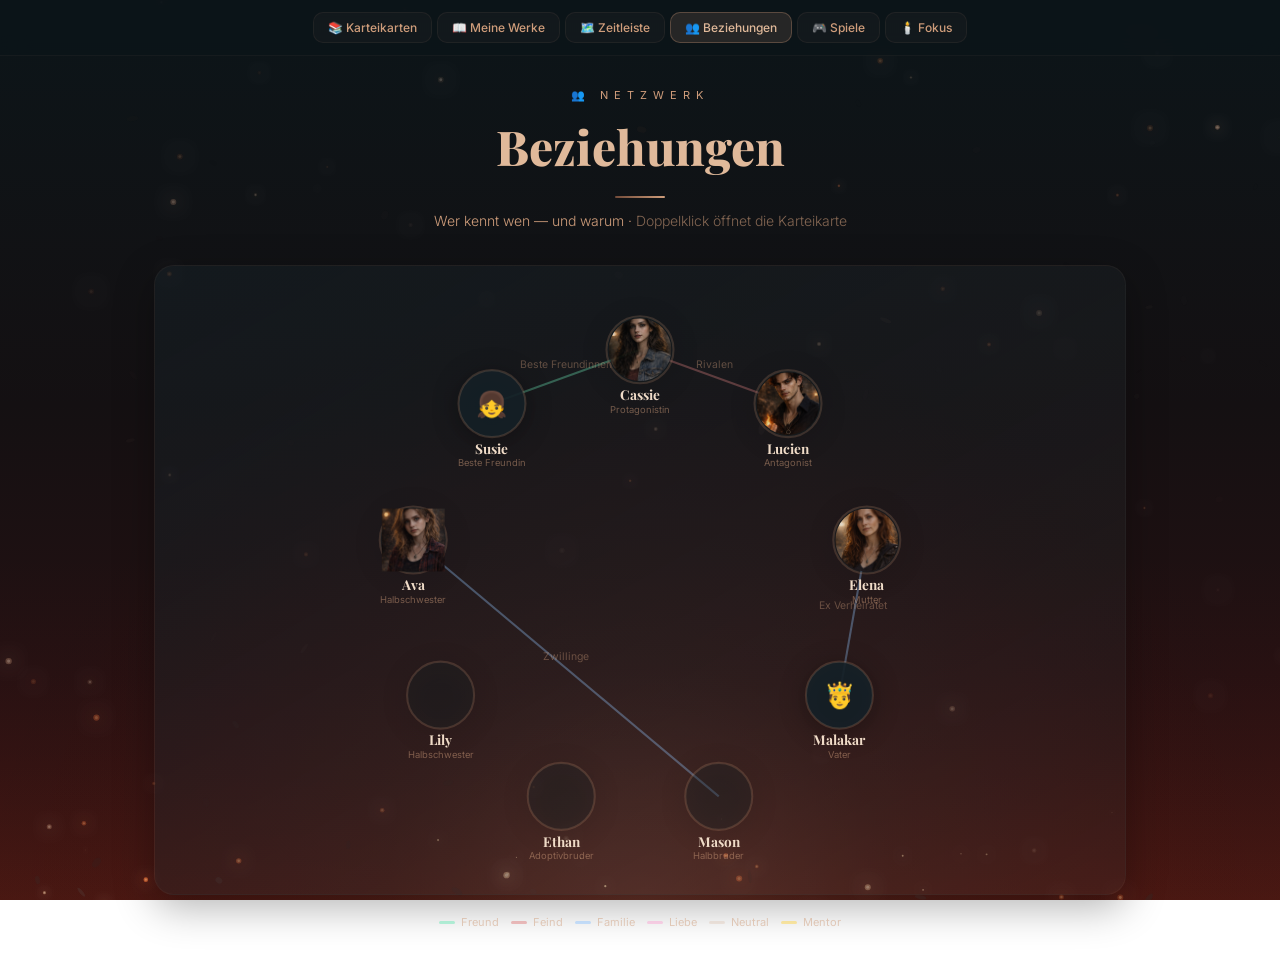
<file: beziehungen.html>
<!DOCTYPE html>
<html lang="de">
<head>
<meta charset="UTF-8"/>
<meta name="viewport" content="width=device-width, initial-scale=1.0"/>
<title>Beziehungen</title>
<link href="https://fonts.googleapis.com/css2?family=Playfair+Display:ital,wght@0,400;0,600;0,700;0,800;1,400&family=Inter:wght@300;400;500;600&display=swap" rel="stylesheet"/>
<link href="shared.css" rel="stylesheet"/>
<style>
  .graph-canvas {
    width: 100%; aspect-ratio: 4/3; max-height: 70vh;
    background: linear-gradient(150deg, rgba(22,33,39,0.5), rgba(58,53,52,0.2));
    border: 1px solid rgba(207,157,123,0.06); border-radius: 20px;
    position: relative; overflow: hidden;
    box-shadow: 0 12px 40px rgba(0,0,0,0.3);
  }
  .graph-canvas svg { width: 100%; height: 100%; }
  .edge-line { stroke-width: 2; fill: none; opacity: 0.4; transition: opacity 0.3s; }
  .edge-line:hover { opacity: 0.8; }
  .edge-label { font-family: 'Inter', sans-serif; font-size: 10px; fill: var(--brass); opacity: 0.5; text-anchor: middle; pointer-events: none; }
  .node-group { cursor: pointer; }
  .node-circle { stroke-width: 2; transition: all 0.3s; filter: drop-shadow(0 4px 12px rgba(0,0,0,0.4)); }
  .node-group:hover .node-circle { stroke-width: 3; filter: drop-shadow(0 4px 16px rgba(207,157,123,0.3)); }
  .node-name { font-family: 'Playfair Display', serif; font-size: 13px; font-weight: 700; fill: var(--cream); text-anchor: middle; }
  .node-role { font-family: 'Inter', sans-serif; font-size: 9px; fill: var(--brass); opacity: 0.5; text-anchor: middle; }
  .node-avatar { font-size: 24px; text-anchor: middle; dominant-baseline: central; }
  .node-link-hint { font-family: 'Inter', sans-serif; font-size: 8px; fill: var(--brass); opacity: 0; text-anchor: middle; transition: opacity 0.3s; }
  .node-group:hover .node-link-hint { opacity: 0.35; }
  .detail-panel { position: absolute; right: 20px; top: 20px; width: 260px; background: linear-gradient(150deg, var(--jungle), var(--jet)); border: 1px solid rgba(207,157,123,0.15); border-radius: 16px; padding: 24px; z-index: 10; animation: fadeScale 0.3s ease; box-shadow: 0 16px 40px rgba(0,0,0,0.4); }
  .detail-close { position: absolute; top: 10px; right: 14px; background: none; border: none; color: var(--brass); opacity: 0.4; cursor: pointer; font-size: 16px; transition: opacity 0.2s; }
  .detail-close:hover { opacity: 0.8; }
  .detail-avatar { width: 64px; height: 64px; border-radius: 50%; object-fit: cover; border: 2px solid rgba(207,157,123,0.2); margin-bottom: 10px; }
  .detail-card-link { display: inline-block; margin-top: 12px; font-size: 12px; color: var(--brass); opacity: 0.5; text-decoration: none; border: 1px solid rgba(207,157,123,0.12); border-radius: 8px; padding: 5px 12px; transition: all 0.3s; }
  .detail-card-link:hover { opacity: 0.8; background: rgba(207,157,123,0.08); border-color: rgba(207,157,123,0.25); }
  .legend { display:flex; flex-wrap:wrap; gap:12px; justify-content:center; margin-top:20px; }
  .legend-item { display:flex; align-items:center; gap:6px; font-size:11px; color:var(--brass); opacity:0.5; }
  .legend-dot { width:16px; height:3px; border-radius:2px; }
</style>
</head>
<body>
<script src="shared.js"></script>
<script>initSharedUI('beziehungen');</script>
<div class="page-wrap" id="app">
  <header style="text-align:center;margin-bottom:36px">
    <div style="font-size:11px;letter-spacing:6px;text-transform:uppercase;color:var(--brass);opacity:0.5;margin-bottom:12px;animation:titleReveal .8s ease both">👥  Netzwerk</div>
    <h1 class="serif" style="font-size:48px;font-weight:800;color:var(--brass-light);animation:slideUp .6s ease both">Beziehungen</h1>
    <div class="divider" style="margin:18px auto 0"></div>
    <p style="color:var(--brass);opacity:0.35;margin-top:14px;font-size:14px;font-weight:300;animation:fadeIn 1s .3s both">Wer kennt wen — und warum · <span style="opacity:0.6">Doppelklick öffnet die Karteikarte</span></p>
  </header>
  <div id="graph-container"></div>
</div>

<script>
const REL_COLORS = {
  freund:'#6ee7b7', feind:'#e08080', familie:'#93c5fd',
  liebe:'#f9a8d4', neutral:'rgba(207,157,123,0.4)', mentor:'#fcd34d'
};

let data=null, cardLookup={}, selected=null, nodePositions=[];

// cardLookup maps id → { kategorie, index, bilder, ... }
function buildCardLookup(cardsData){
  if(!cardsData) return;
  for(const [cat, meta] of Object.entries(cardsData)){
    const karten=meta.karten||[];
    karten.forEach((karte,idx)=>{
      if(karte.id!==undefined){
        cardLookup[karte.id]={ kategorie:cat, index:idx, bilder:karte.bilder||[], titel:karte.titel };
      }
    });
  }
}

function getCharImage(ch){
  if(ch.karte_id===undefined) return null;
  const card=cardLookup[ch.karte_id];
  return card&&card.bilder.length ? card.bilder[0] : null;
}

function getCardURL(ch){
  if(ch.karte_id===undefined) return null;
  const card=cardLookup[ch.karte_id];
  if(!card) return null;
  return `index.html?kategorie=${encodeURIComponent(card.kategorie)}&karte=${card.index}`;
}

function navigateToCard(charName){
  const ch=nodePositions.find(n=>n.name===charName);
  if(!ch) return;
  const url=getCardURL(ch);
  if(url) window.location.href=url;
}

Promise.all([
  fetch('beziehungen.json').then(r=>{if(!r.ok)throw new Error('beziehungen.json nicht gefunden');return r.json();}),
  fetch('cards.json').then(r=>r.ok?r.json():null).catch(()=>null)
]).then(([bezData, cardsData])=>{
  data=bezData;
  if(!data||!data.charaktere) throw new Error('beziehungen.json hat kein "charaktere"-Feld');
  buildCardLookup(cardsData);
  layoutAndRender();
}).catch((err)=>{
  console.error('Fehler:', err);
  document.getElementById('graph-container').innerHTML=`
    <div style="text-align:center;padding:60px 20px">
      <div style="font-size:56px;margin-bottom:16px;opacity:0.4;animation:float 3s infinite ease-in-out">👥</div>
      <p class="serif" style="font-size:20px;color:var(--brass-light);opacity:0.5;margin-bottom:8px">Keine Beziehungsdaten</p>
      <p style="font-size:13px;color:var(--brass);opacity:0.3">Erstelle eine <code style="background:rgba(207,157,123,0.1);padding:2px 8px;border-radius:6px">beziehungen.json</code></p>
      <p style="font-size:11px;color:rgba(200,100,100,0.5);margin-top:12px;font-family:monospace">${err.message||err}</p>
    </div>`;
});

function layoutAndRender(){
  const n=data.charaktere.length;
  const cx=450, cy=300, radius=Math.min(220, 100+n*18);
  nodePositions=data.charaktere.map((ch,i)=>{
    const angle=(2*Math.PI*i/n)-Math.PI/2;
    return { ...ch, x:cx+Math.cos(angle)*radius, y:cy+Math.sin(angle)*radius, img:getCharImage(ch) };
  });
  render();
}

function selectNode(name){ selected=selected===name?null:name; render(); }

function render(){
  const gc=document.getElementById('graph-container');
  const R=32;

  const defs=nodePositions.filter(n=>n.img).map((n,i)=>
    `<clipPath id="clip-${i}"><circle cx="${n.x}" cy="${n.y}" r="${R-2}"/></clipPath>`
  ).join('');

  const edges=data.beziehungen.map(b=>{
    const from=nodePositions.find(n=>n.name===b.von);
    const to=nodePositions.find(n=>n.name===b.zu);
    if(!from||!to) return '';
    const mx=(from.x+to.x)/2, my=(from.y+to.y)/2;
    const color=REL_COLORS[b.typ]||REL_COLORS.neutral;
    const hl=selected&&(b.von===selected||b.zu===selected);
    return `
      <line x1="${from.x}" y1="${from.y}" x2="${to.x}" y2="${to.y}" class="edge-line" stroke="${color}" style="opacity:${hl?0.8:selected?0.1:0.35}"/>
      <text x="${mx}" y="${my-8}" class="edge-label" style="opacity:${hl?0.7:selected?0.05:0.4}">${b.label||b.typ}</text>`;
  }).join('');

  const nodes=nodePositions.map((n,i)=>{
    const isSel=n.name===selected;
    const conn=!selected||selected===n.name||data.beziehungen.some(b=>(b.von===selected&&b.zu===n.name)||(b.zu===selected&&b.von===n.name));
    const hasImg=!!n.img;
    const hasCard=n.karte_id!==undefined&&!!cardLookup[n.karte_id];
    return `
      <g class="node-group" onclick="selectNode('${n.name}')" ondblclick="navigateToCard('${n.name}')" style="opacity:${conn?1:0.15};transition:opacity .4s">
        <circle cx="${n.x}" cy="${n.y}" r="${R}" class="node-circle"
          fill="${hasImg?'rgba(22,33,39,0.3)':isSel?'rgba(207,157,123,0.2)':'rgba(22,33,39,0.9)'}"
          stroke="${isSel?'var(--brass)':'rgba(207,157,123,0.2)'}"/>
        ${hasImg
          ?`<image href="${n.img}" x="${n.x-R+2}" y="${n.y-R+2}" width="${(R-2)*2}" height="${(R-2)*2}" clip-path="url(#clip-${i})" preserveAspectRatio="xMidYMid slice" style="opacity:${conn?0.9:0.3};transition:opacity .4s"/>`
          :`<text x="${n.x}" y="${n.y}" class="node-avatar">${n.icon||'👤'}</text>`}
        ${isSel?`<circle cx="${n.x}" cy="${n.y}" r="${R+4}" fill="none" stroke="var(--brass)" stroke-width="1.5" opacity="0.4" stroke-dasharray="4 3"/>`:''}
        <text x="${n.x}" y="${n.y+R+16}" class="node-name">${n.name}</text>
        ${n.rolle?`<text x="${n.x}" y="${n.y+R+28}" class="node-role">${n.rolle}</text>`:''}
        ${hasCard?`<text x="${n.x}" y="${n.y+R+40}" class="node-link-hint">Doppelklick → Karte</text>`:''}
      </g>`;
  }).join('');

  const selChar=selected?nodePositions.find(n=>n.name===selected):null;
  const selRels=selected?data.beziehungen.filter(b=>b.von===selected||b.zu===selected):[];
  const selCardURL=selChar?getCardURL(selChar):null;

  gc.innerHTML=`
    <div class="graph-canvas" style="animation:fadeScale .6s ease">
      <svg viewBox="0 0 900 600"><defs>${defs}</defs>${edges}${nodes}</svg>
      ${selChar?`
        <div class="detail-panel">
          <button class="detail-close" onclick="selectNode(null)">✕</button>
          ${selChar.img?`<img class="detail-avatar" src="${selChar.img}" alt="${selChar.name}"/>`:`<div style="font-size:40px;margin-bottom:8px">${selChar.icon||'👤'}</div>`}
          <div class="serif" style="font-size:20px;color:var(--brass-light);margin-bottom:4px">${selChar.name}</div>
          ${selChar.rolle?`<div style="font-size:11px;color:var(--brass);opacity:0.4;margin-bottom:12px">${selChar.rolle}</div>`:''}
          ${selChar.beschreibung&&selChar.beschreibung!=='-'?`<div style="font-size:12px;color:var(--brass);opacity:0.5;line-height:1.6;margin-bottom:14px">${selChar.beschreibung}</div>`:''}
          ${selRels.length?`<div style="font-size:10px;letter-spacing:2px;color:var(--brass);opacity:0.3;text-transform:uppercase;margin-bottom:8px">Beziehungen</div>
            ${selRels.map(r=>{
              const otherName=r.von===selected?r.zu:r.von;
              const otherNode=nodePositions.find(n=>n.name===otherName);
              const color=REL_COLORS[r.typ]||REL_COLORS.neutral;
              return `<div style="display:flex;align-items:center;gap:8px;margin-bottom:8px">
                ${otherNode&&otherNode.img
                  ?`<img src="${otherNode.img}" style="width:22px;height:22px;border-radius:50%;object-fit:cover;border:1px solid ${color};flex-shrink:0"/>`
                  :`<div style="width:22px;height:22px;border-radius:50%;background:rgba(207,157,123,0.1);border:1px solid ${color};display:flex;align-items:center;justify-content:center;font-size:11px;flex-shrink:0">${otherNode?otherNode.icon||'👤':'👤'}</div>`}
                <span style="font-size:12px;color:var(--cream);opacity:0.7">${otherName}</span>
                <span style="font-size:10px;color:var(--brass);opacity:0.35;margin-left:auto">${r.label||r.typ}</span>
              </div>`;
            }).join('')}`:''}
          ${selCardURL?`<a href="${selCardURL}" class="detail-card-link">📚 Karteikarte öffnen</a>`:''}
        </div>`:''}
    </div>
    <div class="legend">
      ${Object.entries(REL_COLORS).map(([k,v])=>`<div class="legend-item"><div class="legend-dot" style="background:${v}"></div>${k.charAt(0).toUpperCase()+k.slice(1)}</div>`).join('')}
    </div>`;
}
</script>
</body>
</html>
</file>
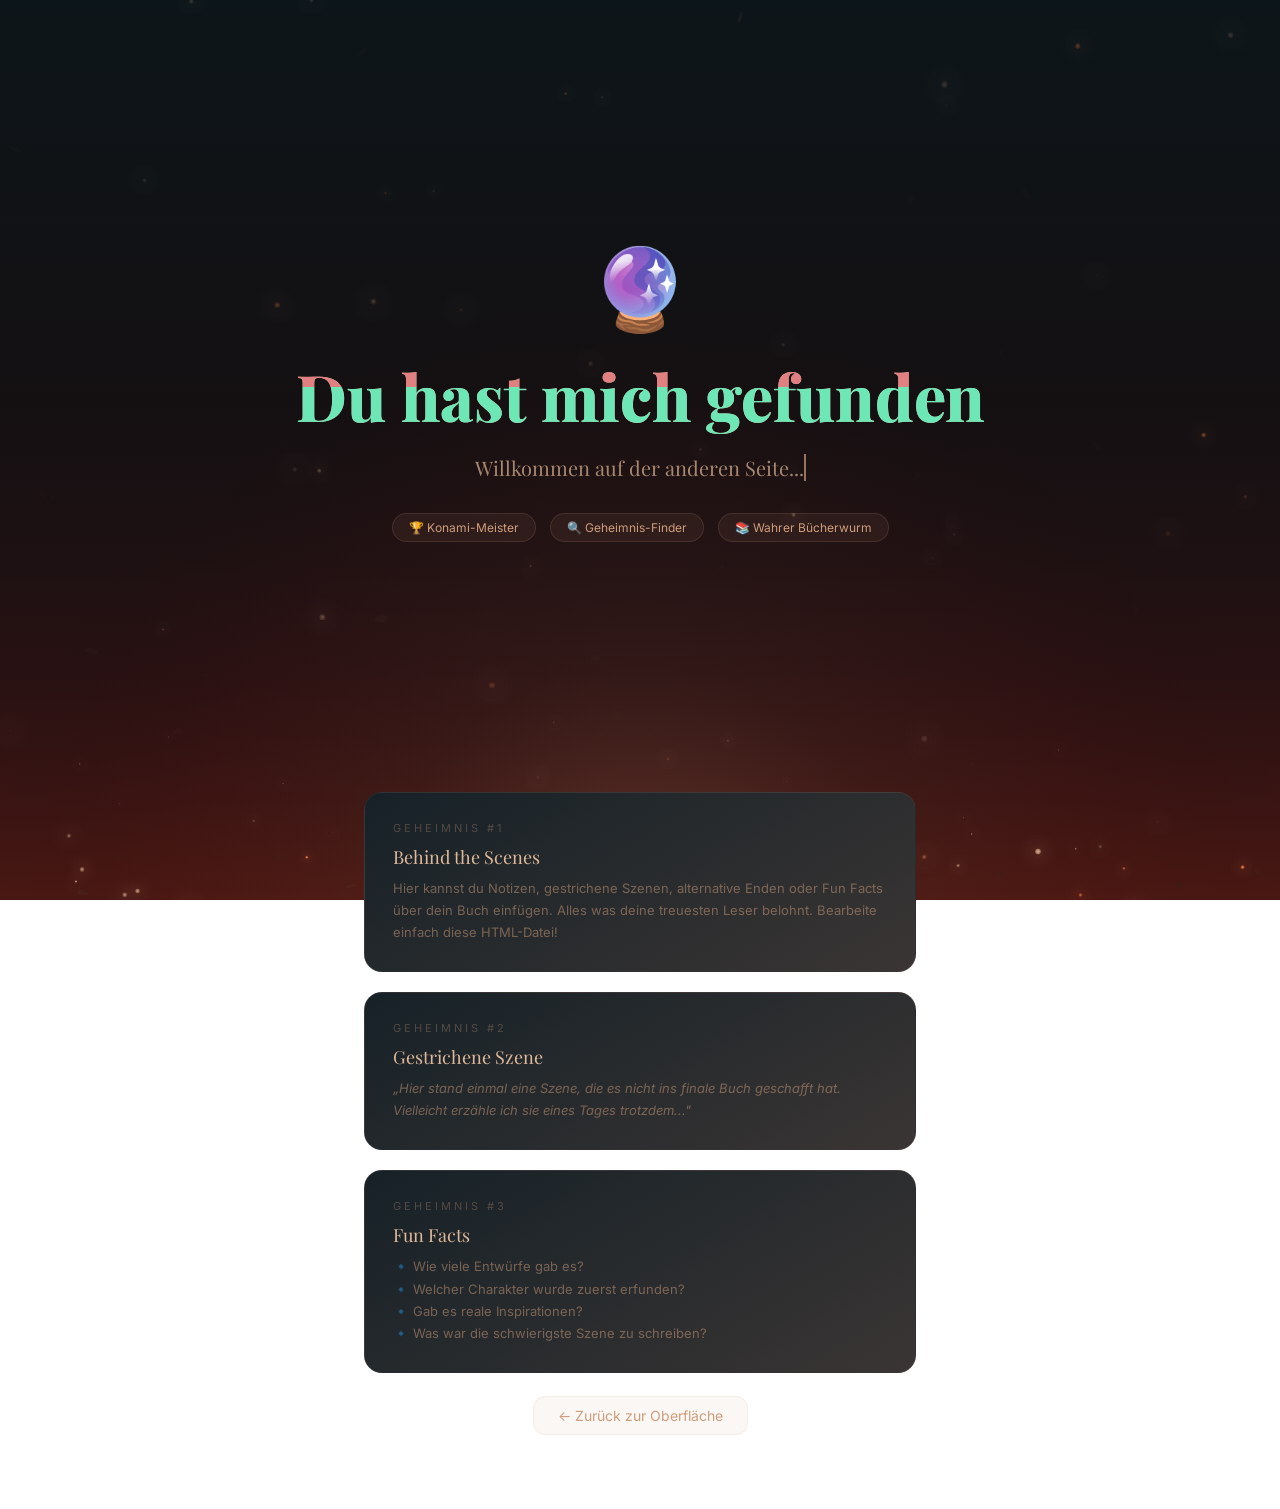
<file: easter.html>
<!DOCTYPE html>
<html lang="de">
<head>
<meta charset="UTF-8"/>
<meta name="viewport" content="width=device-width, initial-scale=1.0"/>
<title>???</title>
<link href="https://fonts.googleapis.com/css2?family=Playfair+Display:ital,wght@0,400;0,600;0,700;0,800;1,400&family=Inter:wght@300;400;500;600&display=swap" rel="stylesheet"/>
<link href="shared.css" rel="stylesheet"/>
<style>
  .ee-wrap { text-align: center; min-height: 80vh; display: flex; flex-direction: column; justify-content: center; align-items: center; }

  .glitch-title {
    font-family: 'Playfair Display', serif; font-size: 64px; font-weight: 800;
    color: var(--brass-light); position: relative; display: inline-block;
  }
  .glitch-title::before, .glitch-title::after {
    content: attr(data-text); position: absolute; left: 0; top: 0; width: 100%;
    overflow: hidden; pointer-events: none;
  }
  .glitch-title::before { color: #e08080; animation: glitch1 3s infinite; clip-path: inset(0 0 60% 0); }
  .glitch-title::after { color: #6ee7b7; animation: glitch2 3s infinite; clip-path: inset(40% 0 0 0); }
  @keyframes glitch1 {
    0%,92%,100% { transform: translate(0); } 93% { transform: translate(-4px, 2px); }
    96% { transform: translate(4px, -2px); } 98% { transform: translate(-2px, 0); }
  }
  @keyframes glitch2 {
    0%,90%,100% { transform: translate(0); } 91% { transform: translate(3px, -1px); }
    94% { transform: translate(-3px, 1px); } 97% { transform: translate(2px, 2px); }
  }

  .secret-content {
    max-width: 600px; margin: 0 auto; padding: 40px 24px;
    animation: fadeIn 1.5s ease;
  }

  .secret-card {
    background: linear-gradient(150deg, var(--jungle), var(--jet));
    border: 1px solid rgba(207,157,123,0.08); border-radius: 18px;
    padding: 28px; margin-bottom: 20px; text-align: left;
    transition: all 0.4s; position: relative; overflow: hidden;
  }
  .secret-card::before {
    content: ''; position: absolute; inset: 0;
    background: linear-gradient(135deg, rgba(207,157,123,0.06), transparent);
    opacity: 0; transition: opacity 0.4s;
  }
  .secret-card:hover::before { opacity: 1; }
  .secret-card:hover { border-color: rgba(207,157,123,0.2); transform: translateY(-3px); }

  .typewriter {
    font-family: 'Playfair Display', serif; font-size: 20px;
    color: var(--brass-light); opacity: 0.7;
    border-right: 2px solid var(--brass);
    display: inline-block; overflow: hidden; white-space: nowrap;
    animation: typewriter 3s steps(40) 1s both, blink 0.7s step-end infinite;
    max-width: 100%;
  }

  .matrix-rain {
    position: fixed; inset: 0; pointer-events: none; z-index: 0; opacity: 0.04;
    font-family: monospace; overflow: hidden;
  }
  .matrix-col {
    position: absolute; top: -100%; color: var(--brass);
    font-size: 14px; line-height: 1.2; writing-mode: vertical-rl;
    animation: matrixFall linear infinite;
  }
  @keyframes matrixFall {
    0% { top: -20%; opacity: 0; }
    10% { opacity: 1; }
    90% { opacity: 1; }
    100% { top: 100%; opacity: 0; }
  }

  .achievement {
    display: inline-flex; align-items: center; gap: 8px;
    background: rgba(207,157,123,0.08); border: 1px solid rgba(207,157,123,0.15);
    border-radius: 20px; padding: 6px 16px; font-size: 12px;
    color: var(--brass); margin: 4px;
  }
</style>
</head>
<body>
<script src="shared.js"></script>
<script>
// No nav on easter egg page — just fire background
initFireBackground();
</script>

<!-- Matrix rain background -->
<div class="matrix-rain" id="matrix"></div>
<script>
const matrixEl=document.getElementById('matrix');
const chars='アイウエオカキクケコサシスセソタチツテトナニヌネノハヒフヘホマミムメモヤユヨラリルレロワヲン0123456789';
for(let i=0;i<30;i++){
  const col=document.createElement('div'); col.className='matrix-col';
  col.style.left=`${Math.random()*100}%`;
  col.style.animationDuration=`${8+Math.random()*12}s`;
  col.style.animationDelay=`${Math.random()*10}s`;
  col.style.fontSize=`${10+Math.random()*8}px`;
  let t='';
  for(let j=0;j<30;j++) t+=chars[Math.floor(Math.random()*chars.length)]+'\n';
  col.textContent=t;
  matrixEl.appendChild(col);
}
</script>

<div class="page-wrap">
  <div class="ee-wrap">
    <div style="margin-bottom:16px;font-size:80px;animation:float 3s infinite ease-in-out">🔮</div>
    <div class="glitch-title" data-text="Du hast mich gefunden" style="animation:fadeScale 1s ease both">Du hast mich gefunden</div>
    <div style="margin-top:16px">
      <div class="typewriter">Willkommen auf der anderen Seite...</div>
    </div>

    <div style="margin-top:24px;display:flex;flex-wrap:wrap;justify-content:center;gap:6px;animation:fadeIn 2s 3s both ease">
      <span class="achievement">🏆 Konami-Meister</span>
      <span class="achievement">🔍 Geheimnis-Finder</span>
      <span class="achievement">📚 Wahrer Bücherwurm</span>
    </div>
  </div>

  <div class="secret-content">
    <div class="secret-card" style="animation:slideUp .5s .5s both ease">
      <div style="font-size:11px;letter-spacing:3px;color:var(--brass);opacity:0.3;text-transform:uppercase;margin-bottom:10px">Geheimnis #1</div>
      <div class="serif" style="font-size:18px;color:var(--brass-light);margin-bottom:8px">Behind the Scenes</div>
      <p style="font-size:13px;color:var(--brass);opacity:0.5;line-height:1.7">
        Hier kannst du Notizen, gestrichene Szenen, alternative Enden oder Fun Facts über dein Buch einfügen.
        Alles was deine treuesten Leser belohnt. Bearbeite einfach diese HTML-Datei!
      </p>
    </div>

    <div class="secret-card" style="animation:slideUp .5s .7s both ease">
      <div style="font-size:11px;letter-spacing:3px;color:var(--brass);opacity:0.3;text-transform:uppercase;margin-bottom:10px">Geheimnis #2</div>
      <div class="serif" style="font-size:18px;color:var(--brass-light);margin-bottom:8px">Gestrichene Szene</div>
      <p style="font-size:13px;color:var(--brass);opacity:0.5;line-height:1.7;font-style:italic">
        „Hier stand einmal eine Szene, die es nicht ins finale Buch geschafft hat.
        Vielleicht erzähle ich sie eines Tages trotzdem..."
      </p>
    </div>

    <div class="secret-card" style="animation:slideUp .5s .9s both ease">
      <div style="font-size:11px;letter-spacing:3px;color:var(--brass);opacity:0.3;text-transform:uppercase;margin-bottom:10px">Geheimnis #3</div>
      <div class="serif" style="font-size:18px;color:var(--brass-light);margin-bottom:8px">Fun Facts</div>
      <p style="font-size:13px;color:var(--brass);opacity:0.5;line-height:1.7">
        🔹 Wie viele Entwürfe gab es?<br>
        🔹 Welcher Charakter wurde zuerst erfunden?<br>
        🔹 Gab es reale Inspirationen?<br>
        🔹 Was war die schwierigste Szene zu schreiben?
      </p>
    </div>

    <div style="text-align:center;margin-top:32px;animation:fadeIn 1s 1.5s both ease">
      <a href="index.html" class="btn btn-ghost" style="text-decoration:none;padding:10px 24px">
        ← Zurück zur Oberfläche
      </a>
    </div>
  </div>
</div>
</body>
</html>
</file>
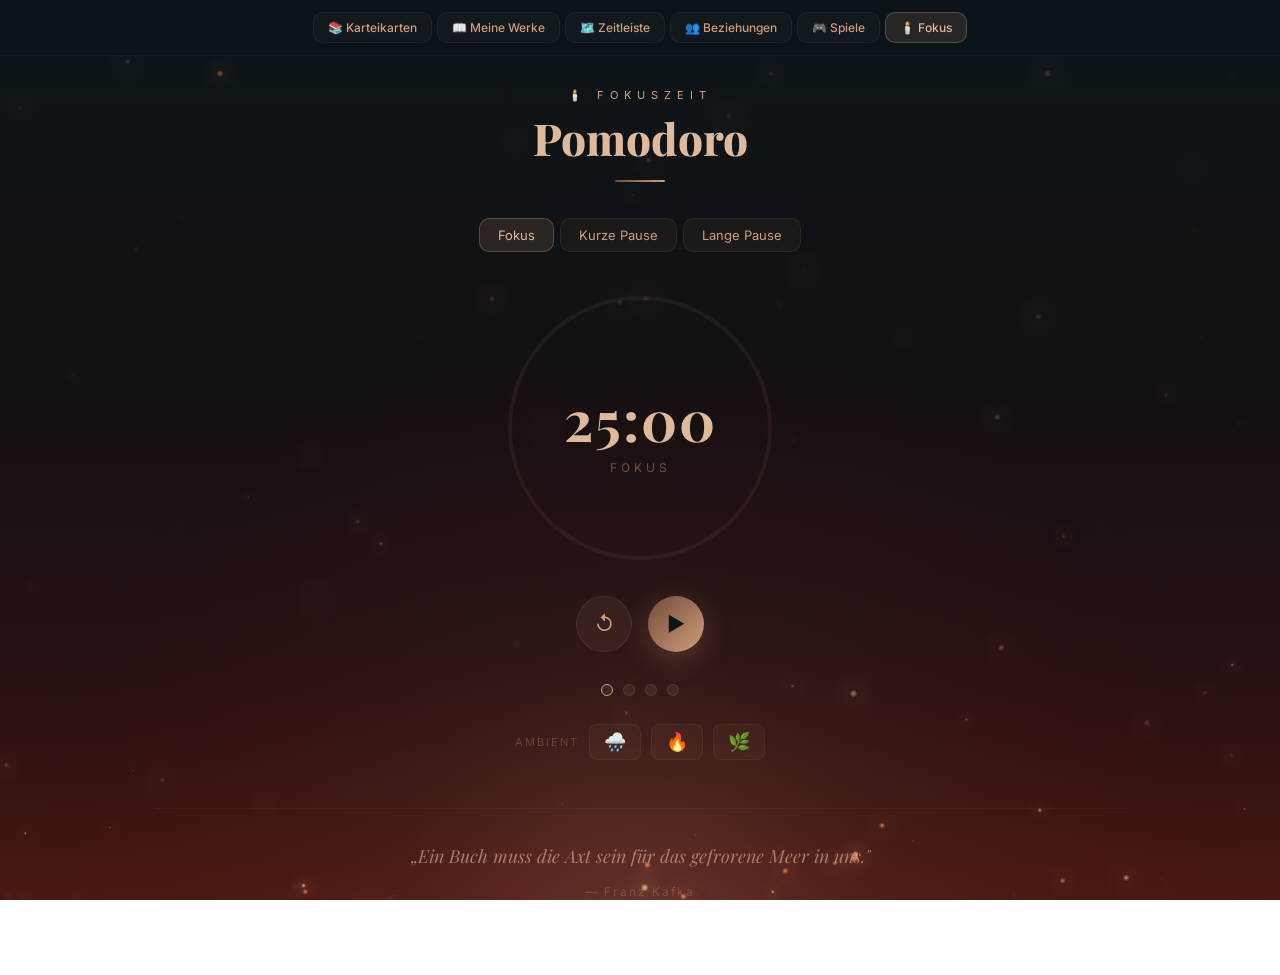
<file: fokus.html>
<!DOCTYPE html>
<html lang="de">
<head>
<meta charset="UTF-8"/>
<meta name="viewport" content="width=device-width, initial-scale=1.0"/>
<title>Fokus – Lese- & Schreibzeit</title>
<link href="https://fonts.googleapis.com/css2?family=Playfair+Display:ital,wght@0,400;0,600;0,700;0,800;1,400&family=Inter:wght@300;400;500;600&display=swap" rel="stylesheet"/>
<link href="shared.css" rel="stylesheet"/>
<style>
  .timer-ring-wrap { position: relative; width: 280px; height: 280px; margin: 0 auto; animation: fadeScale 0.8s ease both; }
  .timer-ring-wrap svg { transform: rotate(-90deg); }
  .timer-bg { fill: none; stroke: rgba(207,157,123,0.08); stroke-width: 4; }
  .timer-progress { fill: none; stroke-width: 4; stroke-linecap: round; transition: stroke-dashoffset 1s linear, stroke 0.5s; }
  .timer-glow { position: absolute; inset: 20px; border-radius: 50%; transition: box-shadow 1s; }
  .timer-center { position: absolute; inset: 0; display: flex; flex-direction: column; justify-content: center; align-items: center; }
  .timer-time { font-family: 'Playfair Display', serif; font-size: 56px; font-weight: 700; color: var(--brass-light); letter-spacing: 2px; }
  .timer-phase { font-size: 12px; letter-spacing: 4px; text-transform: uppercase; color: var(--brass); opacity: 0.45; margin-top: 4px; }

  .phase-tabs { display: flex; justify-content: center; gap: 6px; margin-bottom: 36px; animation: slideUp 0.5s 0.1s both ease; }
  .phase-tab { background: rgba(207,157,123,0.05); color: var(--brass); border: 1px solid rgba(207,157,123,0.1); border-radius: 10px; padding: 8px 18px; font-size: 13px; cursor: pointer; font-family: 'Inter', sans-serif; transition: all 0.3s; }
  .phase-tab:hover { background: rgba(207,157,123,0.1); }
  .phase-tab.active { background: rgba(207,157,123,0.14); border-color: rgba(207,157,123,0.3); color: var(--brass-light); }

  .control-btn { width: 56px; height: 56px; border-radius: 50%; border: none; display: flex; align-items: center; justify-content: center; font-size: 20px; cursor: pointer; transition: all 0.3s; font-family: 'Inter', sans-serif; }
  .control-btn:hover { transform: scale(1.08); }
  .control-btn:active { transform: scale(0.95); }
  .play-btn { background: linear-gradient(135deg, var(--coffee), var(--brass)); color: var(--black); box-shadow: 0 8px 28px rgba(207,157,123,0.25); }
  .play-btn:hover { box-shadow: 0 12px 36px rgba(207,157,123,0.35); }
  .reset-btn { background: rgba(207,157,123,0.08); color: var(--brass); border: 1px solid rgba(207,157,123,0.12); }

  .session-counter { display: flex; justify-content: center; gap: 10px; margin-top: 32px; animation: fadeIn 0.6s 0.3s both ease; }
  .session-dot { width: 12px; height: 12px; border-radius: 50%; background: rgba(207,157,123,0.1); border: 1px solid rgba(207,157,123,0.15); transition: all 0.4s; }
  .session-dot.done { background: var(--brass); border-color: var(--brass); box-shadow: 0 0 12px rgba(207,157,123,0.3); animation: popIn 0.5s ease; }
  .session-dot.current { border-color: var(--brass); animation: glowPulse 2s infinite; }

  .quote-area { text-align: center; margin-top: 48px; padding: 32px 24px; border-top: 1px solid rgba(207,157,123,0.06); animation: fadeIn 1s 0.5s both ease; }
  .quote-text { font-family: 'Playfair Display', serif; font-style: italic; font-size: 18px; color: var(--brass-light); opacity: 0.6; line-height: 1.7; max-width: 500px; margin: 0 auto; }
  .quote-author { font-size: 12px; color: var(--brass); opacity: 0.3; margin-top: 12px; letter-spacing: 2px; }

  .ambient-toggle { display: flex; align-items: center; gap: 10px; justify-content: center; margin-top: 28px; animation: fadeIn 0.6s 0.4s both ease; }
  .ambient-btn { padding: 6px 14px; border-radius: 8px; font-size: 18px; background: rgba(207,157,123,0.05); border: 1px solid rgba(207,157,123,0.08); cursor: pointer; transition: all 0.3s; }
  .ambient-btn:hover { background: rgba(207,157,123,0.1); transform: scale(1.08); }
  .ambient-btn.active { background: rgba(207,157,123,0.15); border-color: rgba(207,157,123,0.3); }
  .vol-slider { -webkit-appearance: none; appearance: none; width: 70px; height: 3px; background: rgba(207,157,123,0.15); border-radius: 2px; outline: none; vertical-align: middle; }
  .vol-slider::-webkit-slider-thumb { -webkit-appearance: none; width: 12px; height: 12px; border-radius: 50%; background: var(--brass); cursor: pointer; }
</style>
</head>
<body>
<script src="shared.js"></script>
<script>initSharedUI('fokus');</script>
<div class="page-wrap" id="app"></div>

<script>
const QUOTES = [
  {text:"Ein Buch muss die Axt sein für das gefrorene Meer in uns.",author:"Franz Kafka"},
  {text:"Lesen ist Denken mit fremdem Gehirn.",author:"Jorge Luis Borges"},
  {text:"Es gibt mehr Schätze in Büchern als in allen Piratenbeuten.",author:"Walt Disney"},
  {text:"Ein Raum ohne Bücher ist wie ein Körper ohne Seele.",author:"Cicero"},
  {text:"Wer liest, lebt tausend Leben. Wer nie liest, lebt nur eins.",author:"George R.R. Martin"},
  {text:"Schreiben ist leicht. Man muss nur die falschen Wörter weglassen.",author:"Mark Twain"},
  {text:"Das Paradies habe ich mir immer als eine Art Bibliothek vorgestellt.",author:"Jorge Luis Borges"},
  {text:"In Büchern liegt die Seele aller gewesenen Zeit.",author:"Thomas Carlyle"},
];

const PHASES = {
  fokus: { label:"Fokus", minutes:25, color:"var(--brass)" },
  kurz:  { label:"Kurze Pause", minutes:5, color:"#6ee7b7" },
  lang:  { label:"Lange Pause", minutes:15, color:"#93c5fd" },
};

let timer=null, running=false, timeLeft=PHASES.fokus.minutes*60;
let phase="fokus", sessions=0, totalSessions=4;
const CIRC=2*Math.PI*130;

/* ═══════════════════════════════════════════
   HIGH-QUALITY AMBIENT SOUND ENGINE
   ═══════════════════════════════════════════ */
let audioCtx=null, activeAmbient={};

function getCtx(){
  if(!audioCtx) audioCtx=new(window.AudioContext||window.webkitAudioContext)();
  if(audioCtx.state==='suspended') audioCtx.resume();
  return audioCtx;
}

// ── RAIN: layered filtered noise + randomized droplets ──
function createRain(){
  const ctx=getCtx();
  const master=ctx.createGain(); master.gain.value=0.35;
  master.connect(ctx.destination);

  // Layer 1: gentle broadband background (like distant rain)
  const bg=ctx.createBufferSource();
  const bgBuf=ctx.createBuffer(2,ctx.sampleRate*4,ctx.sampleRate);
  for(let ch=0;ch<2;ch++){
    const d=bgBuf.getChannelData(ch);
    let v=0;
    for(let i=0;i<d.length;i++){
      v+=(Math.random()*2-1)*0.01;
      v*=0.998;
      d[i]=v*8;
    }
  }
  bg.buffer=bgBuf; bg.loop=true;
  const bgFilter=ctx.createBiquadFilter();
  bgFilter.type='bandpass'; bgFilter.frequency.value=2500; bgFilter.Q.value=0.4;
  const bgGain=ctx.createGain(); bgGain.gain.value=0.6;
  bg.connect(bgFilter).connect(bgGain).connect(master);
  bg.start();

  // Layer 2: higher "patter" layer
  const pat=ctx.createBufferSource();
  const patBuf=ctx.createBuffer(2,ctx.sampleRate*3,ctx.sampleRate);
  for(let ch=0;ch<2;ch++){
    const d=patBuf.getChannelData(ch);
    for(let i=0;i<d.length;i++){
      d[i]=Math.random()*2-1;
      if(Math.random()<0.0008) d[i]*=3; // occasional drip
    }
  }
  pat.buffer=patBuf; pat.loop=true;
  const patFilter=ctx.createBiquadFilter();
  patFilter.type='bandpass'; patFilter.frequency.value=5000; patFilter.Q.value=0.8;
  const patGain=ctx.createGain(); patGain.gain.value=0.12;
  pat.connect(patFilter).connect(patGain).connect(master);
  pat.start();

  // Layer 3: slow modulation for natural feel
  const lfo=ctx.createOscillator();
  lfo.type='sine'; lfo.frequency.value=0.15;
  const lfoGain=ctx.createGain(); lfoGain.gain.value=600;
  lfo.connect(lfoGain).connect(bgFilter.frequency);
  lfo.start();

  return {master, sources:[bg,pat,lfo]};
}

// ── FIRE: warm brown noise with crackle ──
function createFire(){
  const ctx=getCtx();
  const master=ctx.createGain(); master.gain.value=0.35;
  master.connect(ctx.destination);

  // Brown noise base
  const src=ctx.createBufferSource();
  const buf=ctx.createBuffer(2,ctx.sampleRate*4,ctx.sampleRate);
  for(let ch=0;ch<2;ch++){
    const d=buf.getChannelData(ch);
    let v=0;
    for(let i=0;i<d.length;i++){
      const w=Math.random()*2-1;
      v=(v+0.02*w)/1.02;
      d[i]=v*3.5;
    }
  }
  src.buffer=buf; src.loop=true;
  const lp=ctx.createBiquadFilter();
  lp.type='lowpass'; lp.frequency.value=350; lp.Q.value=0.7;
  const baseGain=ctx.createGain(); baseGain.gain.value=0.9;
  src.connect(lp).connect(baseGain).connect(master);
  src.start();

  // Crackle layer
  const cr=ctx.createBufferSource();
  const crBuf=ctx.createBuffer(1,ctx.sampleRate*3,ctx.sampleRate);
  const cd=crBuf.getChannelData(0);
  for(let i=0;i<cd.length;i++){
    cd[i]=0;
    if(Math.random()<0.002){
      const len=Math.floor(Math.random()*800)+100;
      for(let j=0;j<len&&i+j<cd.length;j++){
        cd[i+j]=(Math.random()*2-1)*Math.exp(-j/150)*0.4;
      }
    }
  }
  cr.buffer=crBuf; cr.loop=true;
  const crHp=ctx.createBiquadFilter();
  crHp.type='highpass'; crHp.frequency.value=1200;
  const crGain=ctx.createGain(); crGain.gain.value=0.35;
  cr.connect(crHp).connect(crGain).connect(master);
  cr.start();

  // Warmth modulation
  const lfo=ctx.createOscillator();
  lfo.type='sine'; lfo.frequency.value=0.08;
  const lfoG=ctx.createGain(); lfoG.gain.value=80;
  lfo.connect(lfoG).connect(lp.frequency);
  lfo.start();

  return {master, sources:[src,cr,lfo]};
}

// ── WIND: modulated filtered noise ──
function createWind(){
  const ctx=getCtx();
  const master=ctx.createGain(); master.gain.value=0.35;
  master.connect(ctx.destination);

  const src=ctx.createBufferSource();
  const buf=ctx.createBuffer(2,ctx.sampleRate*5,ctx.sampleRate);
  for(let ch=0;ch<2;ch++){
    const d=buf.getChannelData(ch);
    let v=0;
    for(let i=0;i<d.length;i++){
      v+=(Math.random()*2-1)*0.008;
      v*=0.999;
      d[i]=v*6;
    }
  }
  src.buffer=buf; src.loop=true;

  const bp=ctx.createBiquadFilter();
  bp.type='bandpass'; bp.frequency.value=600; bp.Q.value=0.3;
  const bp2=ctx.createBiquadFilter();
  bp2.type='bandpass'; bp2.frequency.value=1800; bp2.Q.value=0.5;
  const g1=ctx.createGain(); g1.gain.value=0.7;
  const g2=ctx.createGain(); g2.gain.value=0.25;

  src.connect(bp).connect(g1).connect(master);
  src.connect(bp2).connect(g2).connect(master);
  src.start();

  // Slow sweeping LFO
  const lfo1=ctx.createOscillator(); lfo1.type='sine'; lfo1.frequency.value=0.06;
  const lfo1G=ctx.createGain(); lfo1G.gain.value=300;
  lfo1.connect(lfo1G).connect(bp.frequency);
  lfo1.start();

  // Volume swell
  const lfo2=ctx.createOscillator(); lfo2.type='sine'; lfo2.frequency.value=0.12;
  const lfo2G=ctx.createGain(); lfo2G.gain.value=0.15;
  lfo2.connect(lfo2G).connect(g1.gain);
  lfo2.start();

  return {master, sources:[src,lfo1,lfo2]};
}

const SOUND_CREATORS={rain:createRain, fire:createFire, wind:createWind};

function toggleAmbient(type){
  if(activeAmbient[type]){
    const a=activeAmbient[type];
    a.master.gain.linearRampToValueAtTime(0, audioCtx.currentTime+0.8);
    setTimeout(()=>{ a.sources.forEach(s=>{try{s.stop();}catch(e){}}); },1000);
    delete activeAmbient[type];
  } else {
    activeAmbient[type]=SOUND_CREATORS[type]();
  }
  updateAmbientUI();
}

function setVolume(type,val){
  if(activeAmbient[type]) activeAmbient[type].master.gain.linearRampToValueAtTime(parseFloat(val), audioCtx.currentTime+0.1);
}

function updateAmbientUI(){
  document.querySelectorAll('.ambient-btn').forEach(b=>b.classList.toggle('active',!!activeAmbient[b.dataset.type]));
}

/* ═══════ TIMER LOGIC ═══════ */
function setPhase(p){phase=p;timeLeft=PHASES[p].minutes*60;if(running){clearInterval(timer);running=false;}render();}

function toggleTimer(){
  if(running){clearInterval(timer);running=false;}
  else{
    running=true;
    timer=setInterval(()=>{
      timeLeft--;
      if(timeLeft<=0){clearInterval(timer);running=false;
        if(phase==='fokus'){sessions++;setPhase(sessions%totalSessions===0?'lang':'kurz');}
        else setPhase('fokus');
        return;
      }
      updateDisplay();
    },1000);
  }
  render();
}

function resetTimer(){clearInterval(timer);running=false;timeLeft=PHASES[phase].minutes*60;render();}
function fmt(s){return `${Math.floor(s/60)}:${String(s%60).padStart(2,'0')}`;}

function updateDisplay(){
  const el=document.getElementById('timer-time'), prog=document.getElementById('timer-prog');
  if(el)el.textContent=fmt(timeLeft);
  if(prog){const t=PHASES[phase].minutes*60;prog.style.strokeDashoffset=CIRC*(timeLeft/t);}
}

function render(){
  const app=document.getElementById('app');
  const ph=PHASES[phase], total=ph.minutes*60, pct=timeLeft/total;
  const q=QUOTES[Math.floor(Math.random()*QUOTES.length)];

  app.innerHTML=`
    <header style="text-align:center;margin-bottom:36px">
      <div style="font-size:11px;letter-spacing:6px;text-transform:uppercase;color:var(--brass);opacity:0.5;margin-bottom:12px;animation:titleReveal .8s ease both">🕯️  Fokuszeit</div>
      <h1 class="serif" style="font-size:44px;font-weight:800;color:var(--brass-light);line-height:1.1;animation:slideUp .6s ease both">Pomodoro</h1>
      <div class="divider" style="margin:18px auto 0"></div>
    </header>

    <div class="phase-tabs">
      ${Object.entries(PHASES).map(([k,v])=>`<button class="phase-tab ${k===phase?'active':''}" onclick="setPhase('${k}')">${v.label}</button>`).join('')}
    </div>

    <div class="timer-ring-wrap">
      <div class="timer-glow" style="box-shadow:${running?`0 0 60px 10px ${ph.color}22, inset 0 0 40px ${ph.color}11`:'none'}"></div>
      <svg width="280" height="280" viewBox="0 0 280 280">
        <circle cx="140" cy="140" r="130" class="timer-bg"/>
        <circle cx="140" cy="140" r="130" class="timer-progress" id="timer-prog" stroke="${ph.color}" stroke-dasharray="${CIRC}" stroke-dashoffset="${CIRC*pct}"/>
      </svg>
      <div class="timer-center">
        <div class="timer-time" id="timer-time">${fmt(timeLeft)}</div>
        <div class="timer-phase">${ph.label}</div>
      </div>
    </div>

    <div style="display:flex;justify-content:center;gap:16px;margin-top:28px;animation:slideUp .5s .2s both ease">
      <button class="control-btn reset-btn" onclick="resetTimer()">↺</button>
      <button class="control-btn play-btn" onclick="toggleTimer()">${running?'⏸':'▶'}</button>
    </div>

    <div class="session-counter">
      ${Array.from({length:totalSessions},(_,i)=>`<div class="session-dot ${i<(sessions%totalSessions)?'done':''} ${i===(sessions%totalSessions)&&phase==='fokus'?'current':''}"></div>`).join('')}
    </div>

    <div class="ambient-toggle">
      <span style="font-size:11px;color:var(--brass);opacity:0.3;letter-spacing:2px;text-transform:uppercase">Ambient</span>
      <div style="display:flex;flex-direction:column;align-items:center;gap:4px">
        <button class="ambient-btn ${activeAmbient.rain?'active':''}" data-type="rain" onclick="toggleAmbient('rain')">🌧️</button>
        ${activeAmbient.rain?'<input type="range" class="vol-slider" min="0" max="0.7" step="0.02" value="0.35" oninput="setVolume(\'rain\',this.value)">':''}
      </div>
      <div style="display:flex;flex-direction:column;align-items:center;gap:4px">
        <button class="ambient-btn ${activeAmbient.fire?'active':''}" data-type="fire" onclick="toggleAmbient('fire')">🔥</button>
        ${activeAmbient.fire?'<input type="range" class="vol-slider" min="0" max="0.7" step="0.02" value="0.35" oninput="setVolume(\'fire\',this.value)">':''}
      </div>
      <div style="display:flex;flex-direction:column;align-items:center;gap:4px">
        <button class="ambient-btn ${activeAmbient.wind?'active':''}" data-type="wind" onclick="toggleAmbient('wind')">🌿</button>
        ${activeAmbient.wind?'<input type="range" class="vol-slider" min="0" max="0.7" step="0.02" value="0.35" oninput="setVolume(\'wind\',this.value)">':''}
      </div>
    </div>

    <div class="quote-area">
      <div class="quote-text">„${q.text}"</div>
      <div class="quote-author">— ${q.author}</div>
    </div>`;
}
render();
</script>
</body>
</html>
</file>
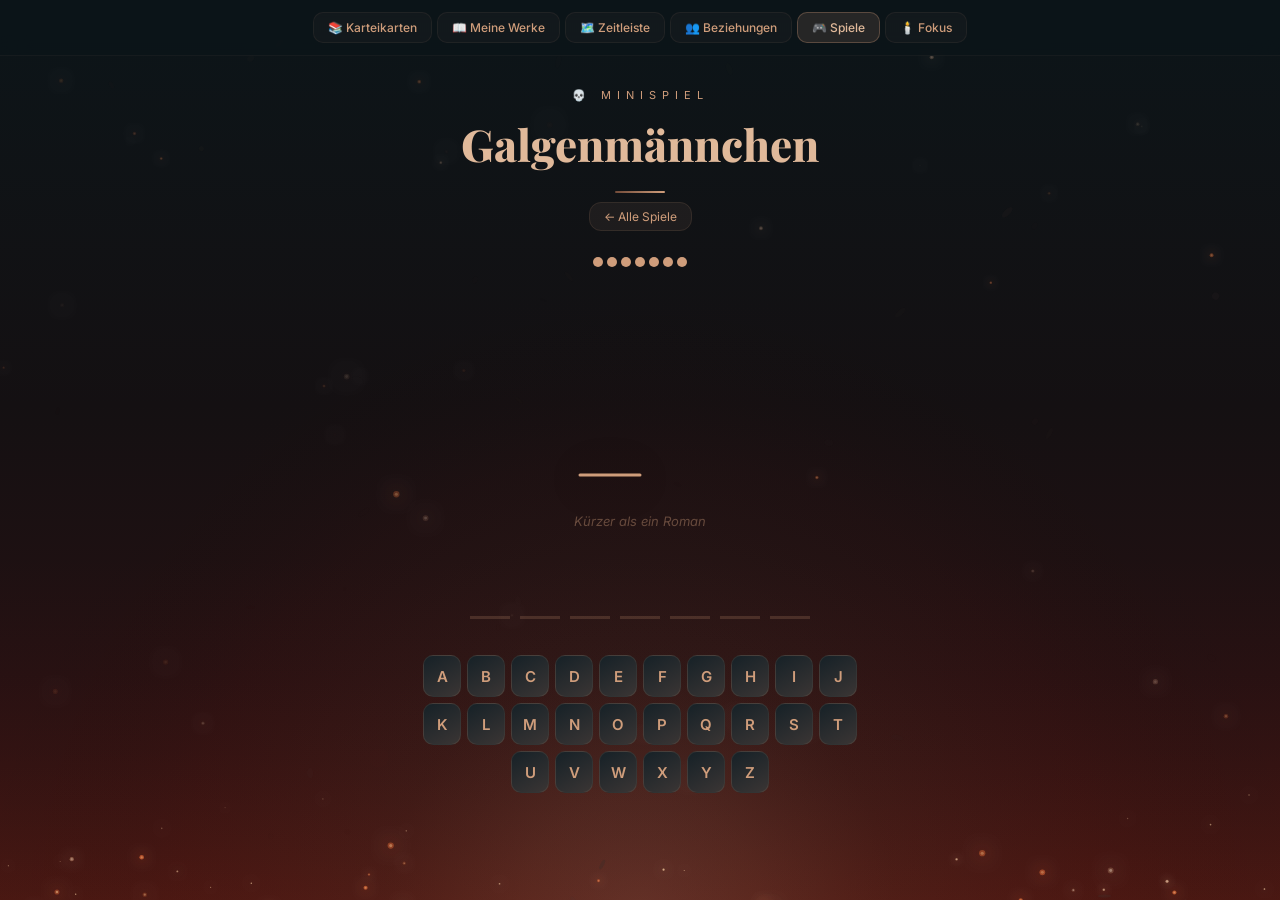
<file: hangman.html>
<!DOCTYPE html>
<html lang="de">
<head>
<meta charset="UTF-8"/>
<meta name="viewport" content="width=device-width, initial-scale=1.0"/>
<title>Galgenmännchen</title>
<link href="https://fonts.googleapis.com/css2?family=Playfair+Display:wght@400;600;700;800&family=Inter:wght@300;400;500;600&display=swap" rel="stylesheet"/>
<link href="shared.css" rel="stylesheet"/>
<style>
  .hangman-wrap { display:flex; flex-direction:column; align-items:center; gap:28px; }
  .gallows-svg { filter: drop-shadow(0 4px 20px rgba(0,0,0,0.3)); }
  .gallows-svg line, .gallows-svg circle { stroke: var(--brass); stroke-width: 3; stroke-linecap: round; fill: none; }
  .body-part { opacity: 0; transition: opacity 0.4s; }
  .body-part.show { opacity: 1; animation: popIn 0.4s ease; }

  .word-display { display:flex; gap:10px; justify-content:center; flex-wrap:wrap; margin:8px 0; }
  .letter-blank {
    width:40px; height:50px; border-bottom:3px solid rgba(207,157,123,0.2);
    display:flex; align-items:center; justify-content:center;
    font-family:'Playfair Display',serif; font-size:28px; font-weight:700;
    color:var(--brass-light); transition: all 0.3s;
  }
  .letter-blank.revealed { border-color:var(--brass); animation:popIn .3s ease; }
  .letter-blank.wrong-reveal { color:#e08080; border-color:rgba(200,80,80,0.4); }

  .keyboard { display:flex; flex-wrap:wrap; justify-content:center; gap:6px; max-width:460px; margin:0 auto; }
  .key-btn {
    width:38px; height:42px; border-radius:10px; border:1px solid rgba(207,157,123,0.12);
    background:linear-gradient(150deg,var(--jungle),var(--jet));
    color:var(--brass); font-family:'Inter',sans-serif; font-size:15px; font-weight:600;
    cursor:pointer; transition:all .3s; display:flex; align-items:center; justify-content:center;
  }
  .key-btn:hover { border-color:rgba(207,157,123,0.35); transform:translateY(-2px); box-shadow:0 6px 16px rgba(0,0,0,0.3); }
  .key-btn.correct { background:rgba(67,233,123,0.12); border-color:rgba(67,233,123,0.3); color:#6ee7b7; pointer-events:none; }
  .key-btn.wrong { background:rgba(200,60,60,0.08); border-color:rgba(200,60,60,0.15); color:rgba(200,100,100,0.4); pointer-events:none; }

  .hint-bar { font-size:13px; color:var(--brass); opacity:0.4; font-style:italic; text-align:center; min-height:20px; }
  .lives-bar { display:flex; gap:4px; justify-content:center; }
  .life-dot { width:10px; height:10px; border-radius:50%; background:var(--brass); transition:all .3s; }
  .life-dot.lost { background:rgba(200,80,80,0.3); transform:scale(0.7); }

  .result-area { text-align:center; padding:24px; border-radius:16px; animation:fadeScale .4s ease; max-width:400px; margin:0 auto; }
</style>
</head>
<body>
<script src="shared.js"></script>
<script>initSharedUI('hangman');</script>
<div class="page-wrap" id="app"></div>

<script>
const WORDS=[
  {word:"KAPITEL",hint:"Ein Abschnitt im Buch"},
  {word:"PROLOG",hint:"Bevor die Geschichte beginnt"},
  {word:"EPILOG",hint:"Nach dem Ende"},
  {word:"METAPHER",hint:"Sprachliches Bild"},
  {word:"NOVELLE",hint:"Kürzer als ein Roman"},
  {word:"BALLADE",hint:"Erzählendes Gedicht"},
  {word:"CHRONIK",hint:"Zeitliche Aufzeichnung"},
  {word:"KONFLIKT",hint:"Motor der Handlung"},
  {word:"STROPHE",hint:"Teil eines Gedichts"},
  {word:"MYTHOS",hint:"Göttergeschichte"},
  {word:"PARABEL",hint:"Gleichniserzählung"},
  {word:"IRONIE",hint:"Meint das Gegenteil"},
  {word:"LEITMOTIV",hint:"Kehrt immer wieder"},
  {word:"SONETT",hint:"14 Zeilen streng"},
  {word:"ROMAN",hint:"Langer Prosatext"},
  {word:"SYMBOL",hint:"Steht für etwas anderes"},
  {word:"DRAMA",hint:"Für die Bühne"},
  {word:"SATIRE",hint:"Spott mit Feder"},
  {word:"ELEGIE",hint:"Klagegedicht"},
  {word:"FABEL",hint:"Sprechende Tiere"},
];

const ALPHA="ABCDEFGHIJKLMNOPQRSTUVWXYZ".split('');
const MAX=7;
let word,hint,guessed,wrong,over;

function shuffle(a){const b=[...a];for(let i=b.length-1;i>0;i--){const j=Math.floor(Math.random()*(i+1));[b[i],b[j]]=[b[j],b[i]];}return b;}

function newGame(){
  const w=shuffle(WORDS)[0];
  word=w.word; hint=w.hint; guessed=new Set(); wrong=0; over=false;
  render();
}

function guess(ch){
  if(over||guessed.has(ch)) return;
  guessed.add(ch);
  if(!word.includes(ch)) wrong++;
  if(wrong>=MAX) over=true;
  if(word.split('').every(c=>guessed.has(c))) over=true;
  render();
}

function getSvgParts(){
  // Parts: base, pole, top, rope, head, body, left-arm, right-arm, left-leg, right-leg ... we use 7 steps
  return [
    `<line x1="20" y1="180" x2="80" y2="180"/>`, // base
    `<line x1="50" y1="180" x2="50" y2="30"/>`,   // pole
    `<line x1="50" y1="30" x2="120" y2="30"/>`,    // top
    `<line x1="120" y1="30" x2="120" y2="55"/>`,   // rope
    `<circle cx="120" cy="70" r="15"/>`,            // head
    `<line x1="120" y1="85" x2="120" y2="130"/>`,  // body
    `<line x1="120" y1="100" x2="100" y2="118"/><line x1="120" y1="100" x2="140" y2="118"/>`, // arms
    `<line x1="120" y1="130" x2="100" y2="160"/><line x1="120" y1="130" x2="140" y2="160"/>`, // legs
  ];
}

function render(){
  const app=document.getElementById('app');
  const won=word.split('').every(c=>guessed.has(c));
  const lost=wrong>=MAX;
  const parts=getSvgParts();

  app.innerHTML=`
    <header style="text-align:center;margin-bottom:32px">
      <div style="font-size:11px;letter-spacing:6px;text-transform:uppercase;color:var(--brass);opacity:0.5;margin-bottom:12px;animation:titleReveal .8s ease both">💀  Minispiel</div>
      <h1 class="serif" style="font-size:44px;font-weight:800;color:var(--brass-light);animation:slideUp .6s ease both">Galgenmännchen</h1>
      <div class="divider" style="margin:18px auto 0"></div>
      <div style="margin-top:12px"><a href="spiele.html" class="btn btn-ghost" style="font-size:12px;padding:6px 14px;text-decoration:none">← Alle Spiele</a></div>
    </header>

    <div class="hangman-wrap">
      <div class="lives-bar">
        ${Array.from({length:MAX},(_,i)=>`<div class="life-dot ${i<wrong?'lost':''}"></div>`).join('')}
      </div>

      <svg class="gallows-svg" width="160" height="190" viewBox="0 0 160 190">
        ${parts.map((p,i)=>`<g class="body-part ${i<wrong+1?'show':''}">${p}</g>`).join('')}
      </svg>

      <div class="hint-bar">${hint}</div>

      <div class="word-display">
        ${word.split('').map(c=>{
          const show=guessed.has(c)||lost;
          return `<div class="letter-blank ${show?'revealed':''} ${lost&&!guessed.has(c)?'wrong-reveal':''}">${show?c:''}</div>`;
        }).join('')}
      </div>

      ${over?`
        <div class="result-area" style="background:${won?'rgba(67,233,123,0.06)':'rgba(200,60,60,0.06)'};border:1px solid ${won?'rgba(67,233,123,0.15)':'rgba(200,60,60,0.15)'}">
          <div style="font-size:36px;margin-bottom:8px">${won?'🎉':'💀'}</div>
          <div class="serif" style="font-size:20px;color:var(--brass-light);margin-bottom:6px">${won?'Gerettet!':'Verloren!'}</div>
          ${!won?`<div style="font-size:14px;color:var(--brass);opacity:0.5;margin-bottom:12px">Das Wort war: <strong>${word}</strong></div>`:''}
          <button class="btn btn-primary" onclick="newGame()" style="margin-top:8px;padding:10px 28px">Nochmal</button>
        </div>
      `:`
        <div class="keyboard">
          ${ALPHA.map(c=>{
            let cls='key-btn';
            if(guessed.has(c)) cls+=word.includes(c)?' correct':' wrong';
            return `<button class="${cls}" onclick="guess('${c}')">${c}</button>`;
          }).join('')}
        </div>
      `}
    </div>`;
}
newGame();
document.addEventListener('keydown',e=>{
  const c=e.key.toUpperCase();
  if(ALPHA.includes(c)&&!over) guess(c);
});
</script>
</body>
</html>
</file>
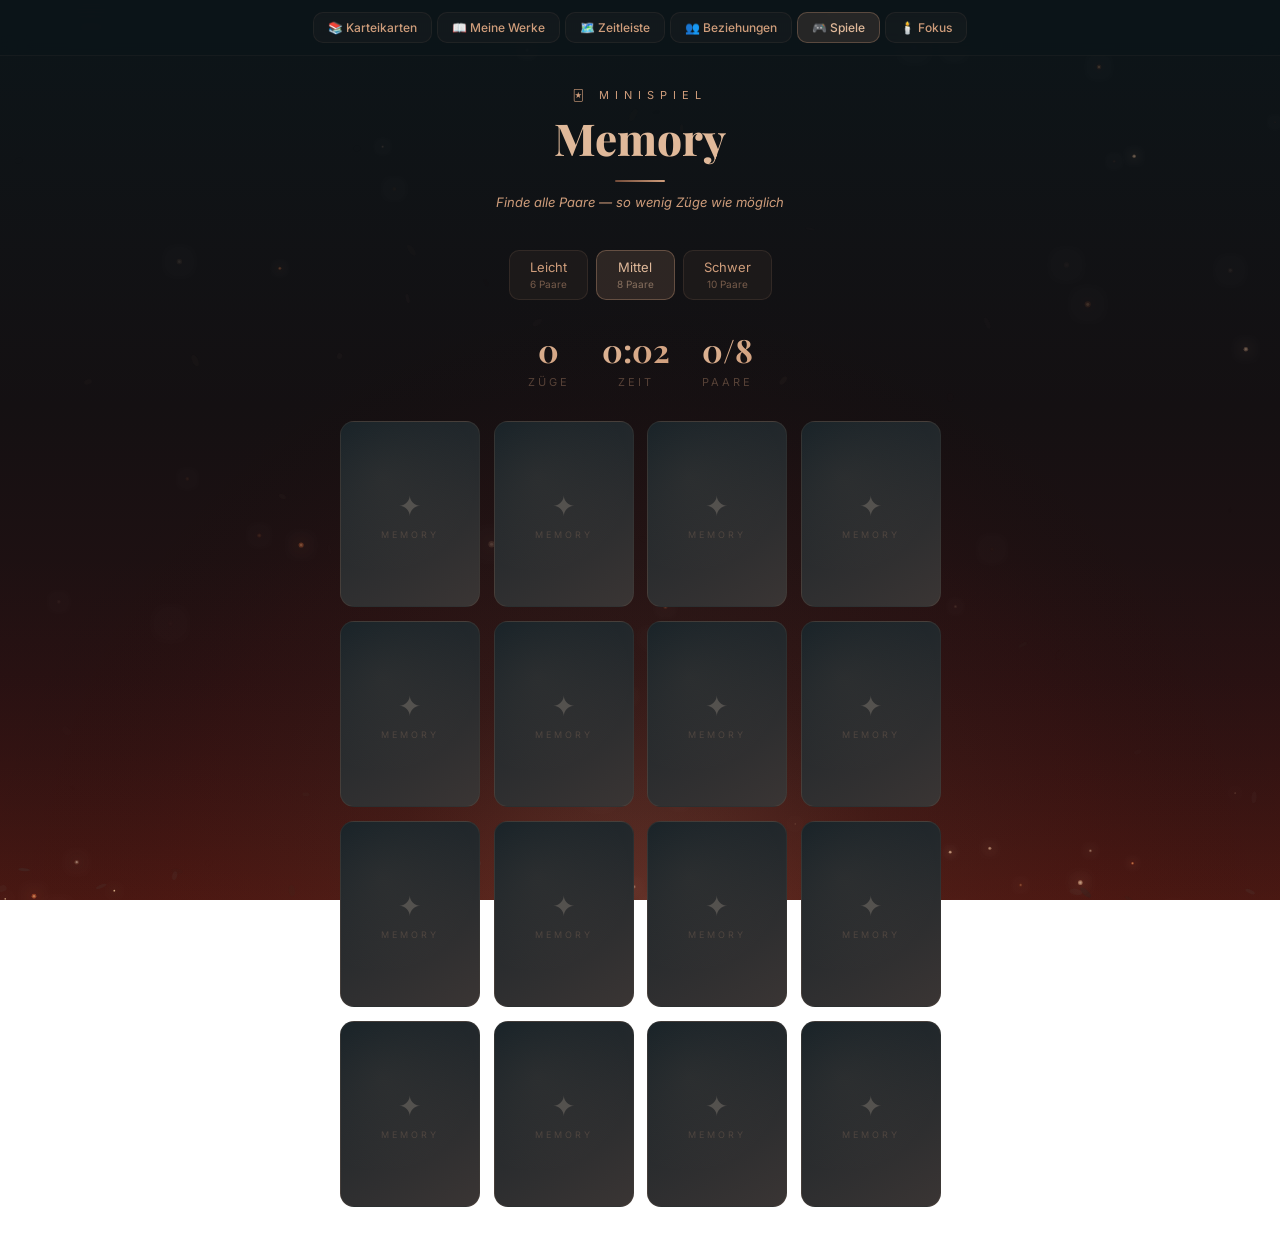
<file: spiel.html>
<!DOCTYPE html>
<html lang="de">
<head>
<meta charset="UTF-8"/>
<meta name="viewport" content="width=device-width, initial-scale=1.0"/>
<title>Memory – Minispiel</title>
<link href="https://fonts.googleapis.com/css2?family=Playfair+Display:wght@400;600;700;800&family=Inter:wght@300;400;500;600&display=swap" rel="stylesheet"/>
<link href="shared.css" rel="stylesheet"/>
<style>
  .game-board { display: grid; gap: 14px; max-width: 600px; margin: 0 auto; }
  @media (max-width: 500px) { .game-board { gap: 8px; } }

  .mem-card { aspect-ratio: 3/4; perspective: 800px; cursor: pointer; }
  .mem-card-inner {
    width: 100%; height: 100%; position: relative;
    transform-style: preserve-3d; transition: transform 0.6s cubic-bezier(.4,0,.2,1);
  }
  .mem-card.flipped .mem-card-inner { transform: rotateY(180deg); }
  .mem-card.matched .mem-card-inner { animation: celebrate 0.6s ease; }
  .mem-card.matched .mem-back { border-color: rgba(207,157,123,0.5); box-shadow: 0 12px 40px rgba(0,0,0,0.4), 0 0 30px rgba(207,157,123,0.15); }
  .mem-card.wrong .mem-card-inner { animation: shake 0.5s ease; }

  .mem-face {
    position: absolute; inset: 0; backface-visibility: hidden;
    border-radius: 14px; display: flex; flex-direction: column;
    justify-content: center; align-items: center; overflow: hidden;
  }
  .mem-front {
    background: linear-gradient(150deg, var(--jungle), var(--jet));
    border: 1px solid rgba(207,157,123,0.1);
    transition: border-color 0.3s, box-shadow 0.3s;
  }
  .mem-front::before {
    content: ''; position: absolute; inset: 0;
    background: radial-gradient(circle at 30% 30%, rgba(207,157,123,0.06), transparent 60%);
  }
  .mem-card:hover .mem-front {
    border-color: rgba(207,157,123,0.3);
    box-shadow: 0 8px 30px rgba(0,0,0,0.3), 0 0 20px rgba(207,157,123,0.05);
  }
  .mem-front-icon { font-size: 28px; opacity: 0.2; margin-bottom: 6px; }
  .mem-front-label { font-size: 9px; letter-spacing: 3px; text-transform: uppercase; color: var(--brass); opacity: 0.2; }

  .mem-back {
    transform: rotateY(180deg);
    background: linear-gradient(150deg, rgba(58,53,52,0.9), rgba(22,33,39,0.95));
    border: 1px solid rgba(207,157,123,0.2);
    box-shadow: 0 12px 40px rgba(0,0,0,0.4), 0 0 30px rgba(207,157,123,0.06);
    padding: 12px;
  }
  .mem-emoji { font-size: 42px; margin-bottom: 6px; }
  .mem-label { font-size: 11px; color: var(--brass); opacity: 0.7; text-align: center; font-weight: 500; }

  .stats { display: flex; justify-content: center; gap: 32px; margin-bottom: 32px; animation: slideUp 0.5s 0.2s both ease; }
  .stat-item { text-align: center; }
  .stat-value {
    font-family: 'Playfair Display', serif; font-size: 32px; font-weight: 700;
    background: linear-gradient(135deg, var(--brass-light), var(--brass));
    -webkit-background-clip: text; -webkit-text-fill-color: transparent;
  }
  .stat-label { font-size: 11px; letter-spacing: 3px; text-transform: uppercase; color: var(--brass); opacity: 0.35; margin-top: 4px; }

  .diff-btn {
    background: rgba(207,157,123,0.06); color: var(--brass);
    border: 1px solid rgba(207,157,123,0.12); border-radius: 10px;
    padding: 8px 20px; font-size: 13px; cursor: pointer;
    font-family: 'Inter', sans-serif; transition: all 0.3s;
  }
  .diff-btn:hover { background: rgba(207,157,123,0.12); border-color: rgba(207,157,123,0.25); }
  .diff-btn.active { background: rgba(207,157,123,0.15); border-color: rgba(207,157,123,0.35); color: var(--brass-light); }

  .win-overlay {
    position: fixed; inset: 0; background: rgba(12,21,25,0.88);
    display: flex; justify-content: center; align-items: center; z-index: 80;
    animation: fadeIn 0.5s ease; backdrop-filter: blur(12px);
  }
  .win-card {
    background: linear-gradient(150deg, var(--jungle), var(--jet));
    border: 1px solid rgba(207,157,123,0.2); border-radius: 28px;
    padding: 48px 40px; text-align: center; max-width: 380px;
    animation: fadeScale 0.5s 0.2s both ease;
    box-shadow: 0 30px 80px rgba(0,0,0,0.5), 0 0 60px rgba(207,157,123,0.08);
  }
  .confetti { position: fixed; pointer-events: none; z-index: 90; }
</style>
</head>
<body>
<script src="shared.js"></script>
<script>initSharedUI('spiel');</script>
<div class="page-wrap" id="app"></div>

<script>
const SYMBOLS = [
  {emoji:"📖",label:"Buch"},{emoji:"🪶",label:"Feder"},{emoji:"🕯️",label:"Kerze"},
  {emoji:"🗝️",label:"Schlüssel"},{emoji:"🌙",label:"Mond"},{emoji:"⭐",label:"Stern"},
  {emoji:"🦉",label:"Eule"},{emoji:"🌹",label:"Rose"},{emoji:"🏰",label:"Schloss"},
  {emoji:"⚔️",label:"Schwert"},{emoji:"🧭",label:"Kompass"},{emoji:"💎",label:"Juwel"},
  {emoji:"🔮",label:"Kristall"},{emoji:"📜",label:"Schriftrolle"},{emoji:"🎭",label:"Masken"},
  {emoji:"🏺",label:"Amphore"},{emoji:"👑",label:"Krone"},{emoji:"🗡️",label:"Dolch"},
];

let S = { difficulty:8, cards:[], flipped:[], matched:[], moves:0, time:0, timer:null, won:false, locked:false };

function shuffle(a){const b=[...a];for(let i=b.length-1;i>0;i--){const j=Math.floor(Math.random()*(i+1));[b[i],b[j]]=[b[j],b[i]];}return b;}

function startGame(pairs) {
  clearInterval(S.timer);
  const picked = shuffle(SYMBOLS).slice(0, pairs);
  const deck = shuffle([...picked,...picked].map((s,i)=>({...s,id:i})));
  const cols = pairs <= 6 ? 3 : pairs <= 8 ? 4 : 5;
  S = { difficulty:pairs, cards:deck, flipped:[], matched:[], moves:0, time:0, timer:null, won:false, locked:false };
  S.timer = setInterval(()=>{ S.time++; renderStats(); },1000);
  render(cols);
}

function flipCard(index) {
  if(S.locked||S.flipped.includes(index)||S.matched.includes(index)) return;
  S.flipped.push(index);
  const el = document.querySelector(`[data-idx="${index}"]`);
  if(el) el.classList.add('flipped');

  if(S.flipped.length===2){
    S.moves++; renderStats();
    const [a,b]=S.flipped;
    if(S.cards[a].emoji===S.cards[b].emoji){
      S.matched.push(a,b); S.flipped=[];
      setTimeout(()=>{
        document.querySelector(`[data-idx="${a}"]`)?.classList.add('matched');
        document.querySelector(`[data-idx="${b}"]`)?.classList.add('matched');
      },200);
      if(S.matched.length===S.cards.length){ clearInterval(S.timer); S.won=true; setTimeout(showWin,700); }
    } else {
      S.locked=true;
      // ── Show wrong cards for 1.8s so player can memorize ──
      setTimeout(()=>{
        document.querySelector(`[data-idx="${a}"]`)?.classList.add('wrong');
        document.querySelector(`[data-idx="${b}"]`)?.classList.add('wrong');
      },400);
      setTimeout(()=>{
        document.querySelector(`[data-idx="${a}"]`)?.classList.remove('flipped','wrong');
        document.querySelector(`[data-idx="${b}"]`)?.classList.remove('flipped','wrong');
        S.flipped=[]; S.locked=false;
      },1800);
    }
  }
}

function fmt(s){return `${Math.floor(s/60)}:${String(s%60).padStart(2,'0')}`;}
function renderStats(){
  const m=document.getElementById('moves'),t=document.getElementById('time'),p=document.getElementById('pairs');
  if(m)m.textContent=S.moves; if(t)t.textContent=fmt(S.time); if(p)p.textContent=`${S.matched.length/2}/${S.difficulty}`;
}

function spawnConfetti(){
  const colors=['#CF9D7B','#e0b99a','#724B39','#f0dcc8','#a17a5a'];
  for(let i=0;i<60;i++){
    const c=document.createElement('div');c.className='confetti';
    c.style.cssText=`left:${Math.random()*100}vw;top:-20px;width:${6+Math.random()*8}px;height:${6+Math.random()*8}px;border-radius:${Math.random()>0.5?'50%':'2px'};background:${colors[Math.floor(Math.random()*colors.length)]};opacity:${0.5+Math.random()*0.5};`;
    document.body.appendChild(c);
    const x=(Math.random()-0.5)*300, dur=1500+Math.random()*2000;
    c.animate([{transform:'translate(0,0) rotate(0deg)',opacity:1},{transform:`translate(${x}px,${innerHeight+40}px) rotate(${360+Math.random()*360}deg)`,opacity:0}],{duration:dur,delay:Math.random()*500,easing:'cubic-bezier(.2,.8,.3,1)'});
    setTimeout(()=>c.remove(),dur+600);
  }
}

function showWin(){
  spawnConfetti();
  const o=document.createElement('div');o.className='win-overlay';
  const rating = S.moves<=S.difficulty+2?'✨ Herausragend!':S.moves<=S.difficulty*2?'🌟 Sehr gut!':'👏 Gut gemacht!';
  o.innerHTML=`<div class="win-card"><div style="font-size:56px;margin-bottom:16px">🎉</div><h2 class="serif" style="font-size:28px;color:var(--brass-light);margin-bottom:8px">Geschafft!</h2><div class="divider" style="margin:12px auto 20px"></div><p style="color:var(--brass);opacity:0.6;font-size:14px;line-height:1.7;margin-bottom:24px">${S.moves} Züge in ${fmt(S.time)}<br><span style="font-size:12px;opacity:0.6">${rating}</span></p><button class="btn btn-primary" id="replay-btn" style="font-size:15px;padding:14px 32px">Nochmal spielen</button></div>`;
  document.body.appendChild(o);
  document.getElementById('replay-btn').onclick=()=>{o.remove();startGame(S.difficulty);};
  o.onclick=e=>{if(e.target===o){o.remove();startGame(S.difficulty);}};
}

function render(cols){
  const app=document.getElementById('app');
  const diffs=[{p:6,l:"Leicht",s:"6 Paare"},{p:8,l:"Mittel",s:"8 Paare"},{p:10,l:"Schwer",s:"10 Paare"}];
  app.innerHTML=`
    <header style="text-align:center;margin-bottom:40px">
      <div style="font-size:11px;letter-spacing:6px;text-transform:uppercase;color:var(--brass);opacity:0.5;margin-bottom:12px;animation:titleReveal 0.8s ease both">🃏  Minispiel</div>
      <h1 class="serif" style="font-size:44px;font-weight:800;color:var(--brass-light);line-height:1.1;animation:slideUp 0.6s ease both">Memory</h1>
      <div class="divider" style="margin:18px auto 0"></div>
      <p style="color:var(--brass);opacity:0.35;margin-top:12px;font-size:13px;font-style:italic;animation:fadeIn 1s .3s both">Finde alle Paare — so wenig Züge wie möglich</p>
    </header>
    <div style="display:flex;justify-content:center;gap:8px;margin-bottom:28px;animation:slideUp .5s .1s both ease">
      ${diffs.map(d=>`<button class="diff-btn ${d.p===S.difficulty?'active':''}" onclick="startGame(${d.p})">${d.l}<br><span style="font-size:10px;opacity:0.5">${d.s}</span></button>`).join('')}
    </div>
    <div class="stats">
      <div class="stat-item"><div class="stat-value" id="moves">0</div><div class="stat-label">Züge</div></div>
      <div class="stat-item"><div class="stat-value" id="time">0:00</div><div class="stat-label">Zeit</div></div>
      <div class="stat-item"><div class="stat-value" id="pairs">0/${S.difficulty}</div><div class="stat-label">Paare</div></div>
    </div>
    <div class="game-board" style="grid-template-columns:repeat(${cols},1fr)">
      ${S.cards.map((c,i)=>`
        <div class="mem-card" data-idx="${i}" onclick="flipCard(${i})" style="animation:popIn .4s ${i*.03}s both ease">
          <div class="mem-card-inner">
            <div class="mem-face mem-front"><div class="mem-front-icon">✦</div><div class="mem-front-label">Memory</div></div>
            <div class="mem-face mem-back"><div class="mem-emoji">${c.emoji}</div><div class="mem-label">${c.label}</div></div>
          </div>
        </div>`).join('')}
    </div>`;
}
startGame(8);
</script>
</body>
</html>
</file>
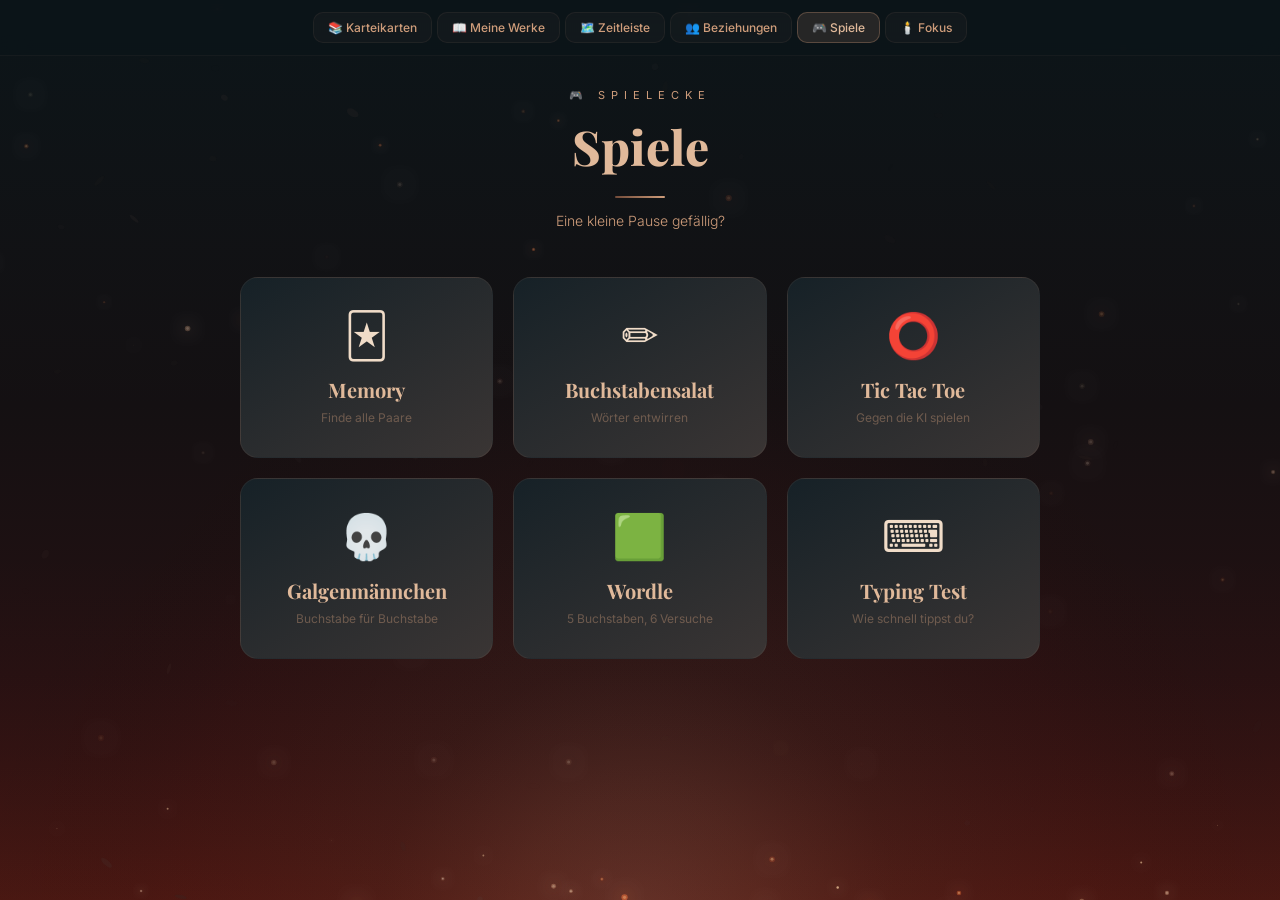
<file: spiele.html>
<!DOCTYPE html>
<html lang="de">
<head>
<meta charset="UTF-8"/>
<meta name="viewport" content="width=device-width, initial-scale=1.0"/>
<title>Spiele</title>
<link href="https://fonts.googleapis.com/css2?family=Playfair+Display:wght@400;600;700;800&family=Inter:wght@300;400;500;600&display=swap" rel="stylesheet"/>
<link href="shared.css" rel="stylesheet"/>
<style>
  .games-grid { display: grid; grid-template-columns: repeat(auto-fill, minmax(200px, 1fr)); gap: 20px; max-width: 800px; margin: 0 auto; }
  .game-card {
    display: block; text-decoration: none; color: inherit;
    background: linear-gradient(150deg, var(--jungle), var(--jet));
    border: 1px solid rgba(207,157,123,0.08); border-radius: 18px;
    padding: 30px 24px; text-align: center; position: relative; overflow: hidden;
    transition: all 0.5s cubic-bezier(.4,0,.2,1); cursor: pointer;
  }
  .game-card::before { content:''; position:absolute; inset:0; background:linear-gradient(135deg,rgba(207,157,123,0.1),transparent 60%); opacity:0; transition:opacity .5s; }
  .game-card:hover::before { opacity:1; }
  .game-card:hover { transform: translateY(-6px); box-shadow: 0 20px 50px rgba(0,0,0,0.4), 0 0 30px rgba(207,157,123,0.05); border-color: rgba(207,157,123,0.2); }
  .game-icon { font-size: 44px; margin-bottom: 14px; display: block; }
  .game-title { font-family: 'Playfair Display',serif; font-size: 20px; font-weight: 700; color: var(--brass-light); margin-bottom: 6px; }
  .game-desc { font-size: 12px; color: var(--brass); opacity: 0.4; line-height: 1.5; }
</style>
</head>
<body>
<script src="shared.js"></script>
<script>initSharedUI('spiele');</script>
<div class="page-wrap">
  <header style="text-align:center;margin-bottom:48px">
    <div style="font-size:11px;letter-spacing:6px;text-transform:uppercase;color:var(--brass);opacity:0.5;margin-bottom:12px;animation:titleReveal .8s ease both">🎮  Spielecke</div>
    <h1 class="serif" style="font-size:48px;font-weight:800;color:var(--brass-light);animation:slideUp .6s ease both">Spiele</h1>
    <div class="divider" style="margin:18px auto 0"></div>
    <p style="color:var(--brass);opacity:0.35;margin-top:14px;font-size:14px;font-weight:300;animation:fadeIn 1s .3s both">Eine kleine Pause gefällig?</p>
  </header>
  <div class="games-grid">
    <a href="spiel.html" class="game-card" style="animation:slideUp .5s 0s both ease"><span class="game-icon">🃏</span><div class="game-title">Memory</div><div class="game-desc">Finde alle Paare</div></a>
    <a href="wortspiel.html" class="game-card" style="animation:slideUp .5s .06s both ease"><span class="game-icon">✏️</span><div class="game-title">Buchstabensalat</div><div class="game-desc">Wörter entwirren</div></a>
    <a href="tictactoe.html" class="game-card" style="animation:slideUp .5s .12s both ease"><span class="game-icon">⭕</span><div class="game-title">Tic Tac Toe</div><div class="game-desc">Gegen die KI spielen</div></a>
    <a href="hangman.html" class="game-card" style="animation:slideUp .5s .18s both ease"><span class="game-icon">💀</span><div class="game-title">Galgenmännchen</div><div class="game-desc">Buchstabe für Buchstabe</div></a>
    <a href="wordle.html" class="game-card" style="animation:slideUp .5s .24s both ease"><span class="game-icon">🟩</span><div class="game-title">Wordle</div><div class="game-desc">5 Buchstaben, 6 Versuche</div></a>
    <a href="typing.html" class="game-card" style="animation:slideUp .5s .30s both ease"><span class="game-icon">⌨️</span><div class="game-title">Typing Test</div><div class="game-desc">Wie schnell tippst du?</div></a>
  </div>
</div>
</body>
</html>
</file>
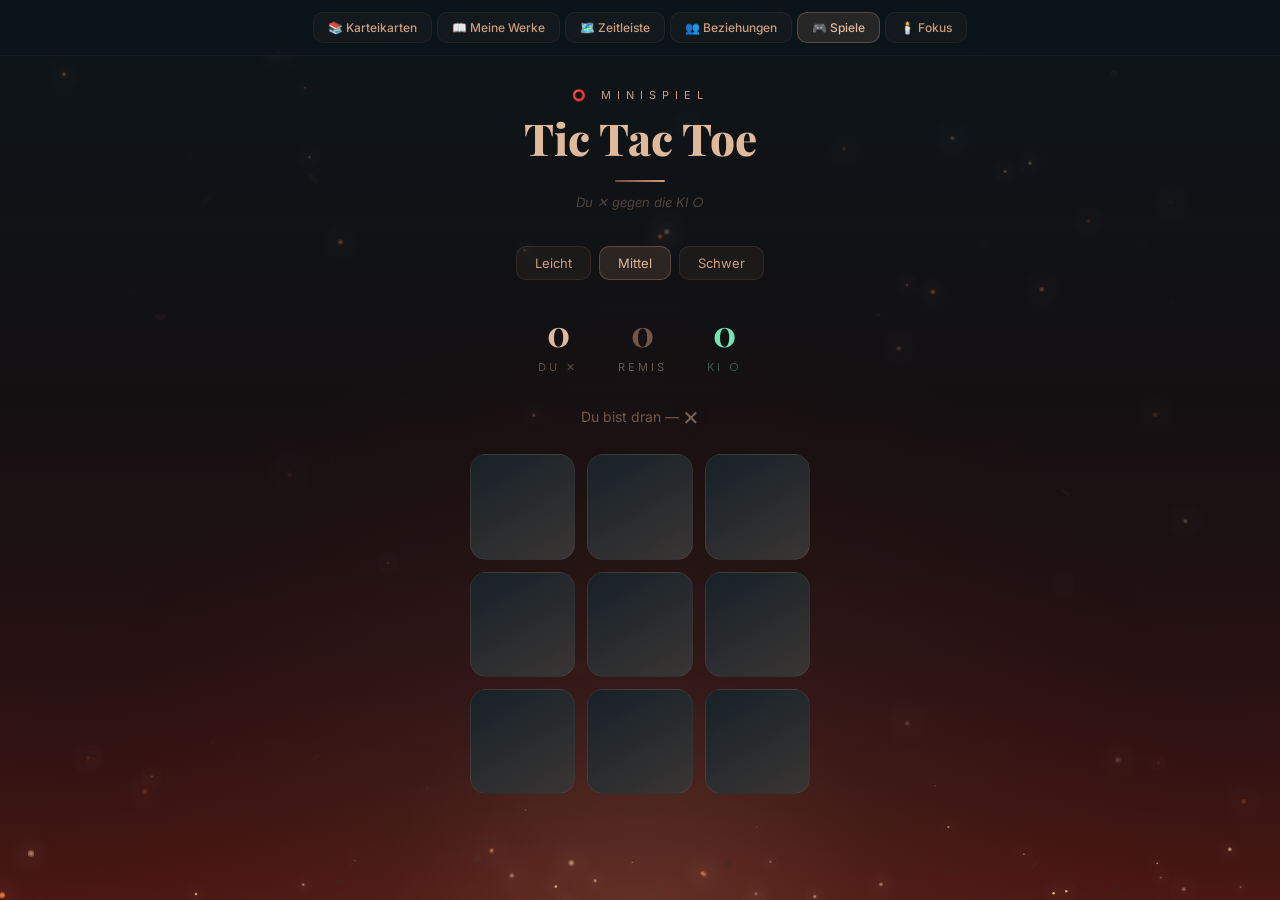
<file: tictactoe.html>
<!DOCTYPE html>
<html lang="de">
<head>
<meta charset="UTF-8"/>
<meta name="viewport" content="width=device-width, initial-scale=1.0"/>
<title>Tic Tac Toe</title>
<link href="https://fonts.googleapis.com/css2?family=Playfair+Display:wght@400;600;700;800&family=Inter:wght@300;400;500;600&display=swap" rel="stylesheet"/>
<link href="shared.css" rel="stylesheet"/>
<style>
  .ttt-board {
    display: grid; grid-template-columns: repeat(3,1fr);
    gap: 12px; max-width: 340px; margin: 0 auto;
  }

  .ttt-cell {
    aspect-ratio: 1; border-radius: 16px;
    background: linear-gradient(150deg, var(--jungle), var(--jet));
    border: 1px solid rgba(207,157,123,0.1);
    display: flex; align-items: center; justify-content: center;
    font-size: 48px; cursor: pointer;
    transition: all 0.3s cubic-bezier(.4,0,.2,1);
    user-select: none; position: relative; overflow: hidden;
  }
  .ttt-cell::before {
    content: ''; position: absolute; inset: 0;
    background: radial-gradient(circle at center, rgba(207,157,123,0.08), transparent 70%);
    opacity: 0; transition: opacity 0.3s;
  }
  .ttt-cell:hover::before { opacity: 1; }
  .ttt-cell:hover {
    border-color: rgba(207,157,123,0.3);
    box-shadow: 0 8px 24px rgba(0,0,0,0.3), 0 0 16px rgba(207,157,123,0.05);
    transform: scale(1.03);
  }
  .ttt-cell.disabled { pointer-events: none; }
  .ttt-cell.win-cell {
    border-color: rgba(207,157,123,0.5);
    box-shadow: 0 0 30px rgba(207,157,123,0.15);
    animation: celebrate 0.6s ease;
  }

  .ttt-x {
    color: var(--brass-light);
    text-shadow: 0 0 20px rgba(207,157,123,0.3);
    animation: popIn 0.3s ease;
  }
  .ttt-o {
    color: #6ee7b7;
    text-shadow: 0 0 20px rgba(110,231,183,0.3);
    animation: popIn 0.3s ease;
  }

  .score-bar {
    display: flex; justify-content: center; gap: 40px; margin-bottom: 32px;
    animation: slideUp 0.5s 0.2s both ease;
  }
  .score-item { text-align: center; }
  .score-value {
    font-family: 'Playfair Display', serif; font-size: 36px; font-weight: 700;
  }
  .score-label {
    font-size: 11px; letter-spacing: 3px; text-transform: uppercase;
    opacity: 0.35; margin-top: 4px;
  }
  .score-you .score-value { color: var(--brass-light); }
  .score-draw .score-value { color: var(--brass); opacity: 0.5; }
  .score-ai .score-value { color: #6ee7b7; }

  .turn-indicator {
    text-align: center; margin-bottom: 24px;
    font-size: 14px; color: var(--brass); opacity: 0.5;
    min-height: 24px;
  }
  .turn-indicator .current-mark { font-size: 20px; vertical-align: middle; }

  .diff-row {
    display: flex; justify-content: center; gap: 8px; margin-bottom: 28px;
    animation: slideUp 0.5s 0.1s both ease;
  }
  .diff-btn {
    background: rgba(207,157,123,0.06); color: var(--brass);
    border: 1px solid rgba(207,157,123,0.12); border-radius: 10px;
    padding: 8px 18px; font-size: 13px; cursor: pointer;
    font-family: 'Inter', sans-serif; transition: all 0.3s;
  }
  .diff-btn:hover { background: rgba(207,157,123,0.1); }
  .diff-btn.active { background: rgba(207,157,123,0.14); border-color: rgba(207,157,123,0.3); color: var(--brass-light); }

  .result-banner {
    text-align: center; margin-top: 24px; padding: 20px;
    border-radius: 16px; animation: fadeScale 0.4s ease;
  }
  .result-banner.win { background: rgba(207,157,123,0.1); border: 1px solid rgba(207,157,123,0.2); }
  .result-banner.lose { background: rgba(110,231,183,0.06); border: 1px solid rgba(110,231,183,0.15); }
  .result-banner.draw { background: rgba(255,255,255,0.03); border: 1px solid rgba(255,255,255,0.06); }
</style>
</head>
<body>
<script src="shared.js"></script>
<script>initSharedUI('tictactoe');</script>
<div class="page-wrap" id="app"></div>

<script>
const LINES = [[0,1,2],[3,4,5],[6,7,8],[0,3,6],[1,4,7],[2,5,8],[0,4,8],[2,4,6]];

let board, turn, gameOver, winLine, difficulty;
let scores = { you: 0, ai: 0, draw: 0 };

function init(diff) {
  difficulty = diff || difficulty || 'mittel';
  board = Array(9).fill(null);
  turn = 'X'; gameOver = false; winLine = null;
  render();
}

function checkWin(b) {
  for (const [a,c,d] of LINES) {
    if (b[a] && b[a] === b[c] && b[a] === b[d]) return { winner: b[a], line: [a,c,d] };
  }
  return b.includes(null) ? null : { winner: 'draw', line: null };
}

// ── AI ──
function minimax(b, isMax, depth, alpha, beta) {
  const res = checkWin(b);
  if (res) { return res.winner === 'O' ? 10 - depth : res.winner === 'X' ? depth - 10 : 0; }

  if (isMax) {
    let best = -Infinity;
    for (let i = 0; i < 9; i++) {
      if (!b[i]) {
        b[i] = 'O';
        best = Math.max(best, minimax(b, false, depth + 1, alpha, beta));
        b[i] = null;
        alpha = Math.max(alpha, best);
        if (beta <= alpha) break;
      }
    }
    return best;
  } else {
    let best = Infinity;
    for (let i = 0; i < 9; i++) {
      if (!b[i]) {
        b[i] = 'X';
        best = Math.min(best, minimax(b, true, depth + 1, alpha, beta));
        b[i] = null;
        beta = Math.min(beta, best);
        if (beta <= alpha) break;
      }
    }
    return best;
  }
}

function aiMove() {
  const empty = board.map((v,i) => v === null ? i : -1).filter(i => i >= 0);
  if (!empty.length) return;

  // Random chance for mistakes based on difficulty
  const mistakeChance = difficulty === 'leicht' ? 0.6 : difficulty === 'mittel' ? 0.25 : 0;

  if (Math.random() < mistakeChance) {
    return empty[Math.floor(Math.random() * empty.length)];
  }

  let bestScore = -Infinity, bestMove = empty[0];
  for (const i of empty) {
    board[i] = 'O';
    const score = minimax(board, false, 0, -Infinity, Infinity);
    board[i] = null;
    if (score > bestScore) { bestScore = score; bestMove = i; }
  }
  return bestMove;
}

function play(i) {
  if (board[i] || gameOver || turn !== 'X') return;
  board[i] = 'X';

  const res = checkWin(board);
  if (res) { endGame(res); return; }

  turn = 'O';
  render();

  setTimeout(() => {
    const move = aiMove();
    if (move !== undefined) {
      board[move] = 'O';
      const res2 = checkWin(board);
      if (res2) { endGame(res2); return; }
    }
    turn = 'X';
    render();
  }, 400 + Math.random() * 300);
}

function endGame(res) {
  gameOver = true;
  winLine = res.line;
  if (res.winner === 'X') scores.you++;
  else if (res.winner === 'O') scores.ai++;
  else scores.draw++;
  render();
}

function render() {
  const app = document.getElementById('app');

  let turnText = '';
  if (gameOver) {
    const res = checkWin(board);
    if (res.winner === 'X') turnText = '🎉 Du hast gewonnen!';
    else if (res.winner === 'O') turnText = '🤖 KI gewinnt!';
    else turnText = '🤝 Unentschieden!';
  } else {
    turnText = turn === 'X'
      ? 'Du bist dran — <span class="current-mark ttt-x">✕</span>'
      : 'KI denkt nach...';
  }

  const resultClass = gameOver
    ? (checkWin(board).winner === 'X' ? 'win' : checkWin(board).winner === 'O' ? 'lose' : 'draw')
    : '';

  app.innerHTML = `
    <header style="text-align:center;margin-bottom:36px">
      <div style="font-size:11px;letter-spacing:6px;text-transform:uppercase;color:var(--brass);opacity:0.5;margin-bottom:12px;animation:titleReveal .8s ease both">⭕  Minispiel</div>
      <h1 class="serif" style="font-size:44px;font-weight:800;color:var(--brass-light);line-height:1.1;animation:slideUp .6s ease both">Tic Tac Toe</h1>
      <div class="divider" style="margin:18px auto 0"></div>
      <p style="color:var(--brass);opacity:0.35;margin-top:12px;font-size:13px;font-style:italic">Du ✕ gegen die KI ○</p>
    </header>

    <div class="diff-row">
      ${['leicht','mittel','schwer'].map(d =>
        `<button class="diff-btn ${d===difficulty?'active':''}" onclick="init('${d}')">${d.charAt(0).toUpperCase()+d.slice(1)}</button>`
      ).join('')}
    </div>

    <div class="score-bar">
      <div class="score-item score-you"><div class="score-value">${scores.you}</div><div class="score-label" style="color:var(--brass-light)">Du ✕</div></div>
      <div class="score-item score-draw"><div class="score-value">${scores.draw}</div><div class="score-label">Remis</div></div>
      <div class="score-item score-ai"><div class="score-value">${scores.ai}</div><div class="score-label" style="color:#6ee7b7">KI ○</div></div>
    </div>

    <div class="turn-indicator">${turnText}</div>

    <div class="ttt-board">
      ${board.map((cell, i) => {
        const isWin = winLine && winLine.includes(i);
        const cls = [
          'ttt-cell',
          (gameOver || turn !== 'X') ? 'disabled' : '',
          isWin ? 'win-cell' : '',
        ].join(' ');
        let content = '';
        if (cell === 'X') content = `<span class="ttt-x">✕</span>`;
        else if (cell === 'O') content = `<span class="ttt-o">○</span>`;
        return `<div class="${cls}" onclick="play(${i})" style="animation:popIn .3s ${i*0.04}s both ease">${content}</div>`;
      }).join('')}
    </div>

    ${gameOver ? `
      <div class="result-banner ${resultClass}">
        <span style="font-size:18px;font-weight:600;color:var(--brass-light)">${turnText}</span>
        <div style="margin-top:14px">
          <button class="btn btn-primary" onclick="init()" style="padding:10px 28px;font-size:14px">Neue Runde</button>
        </div>
      </div>
    ` : ''}
  `;
}

init('mittel');
</script>
</body>
</html>
</file>
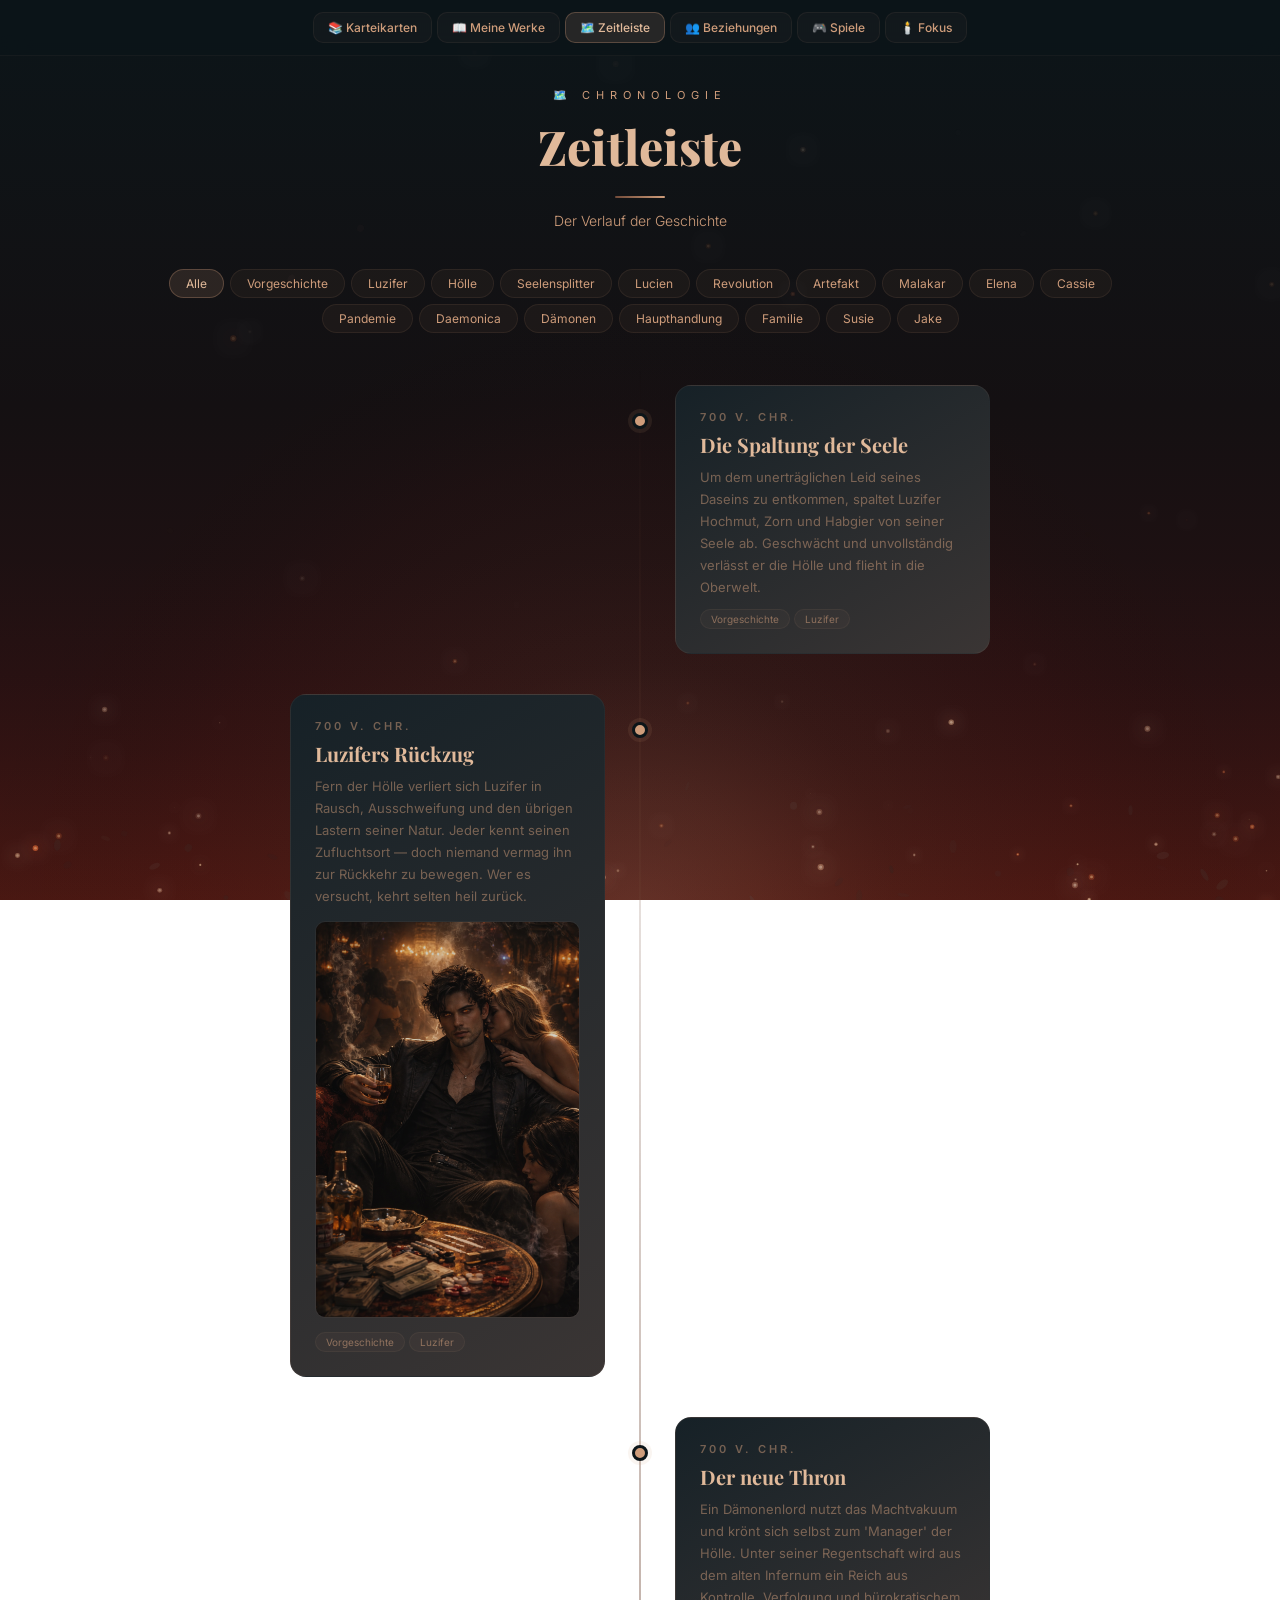
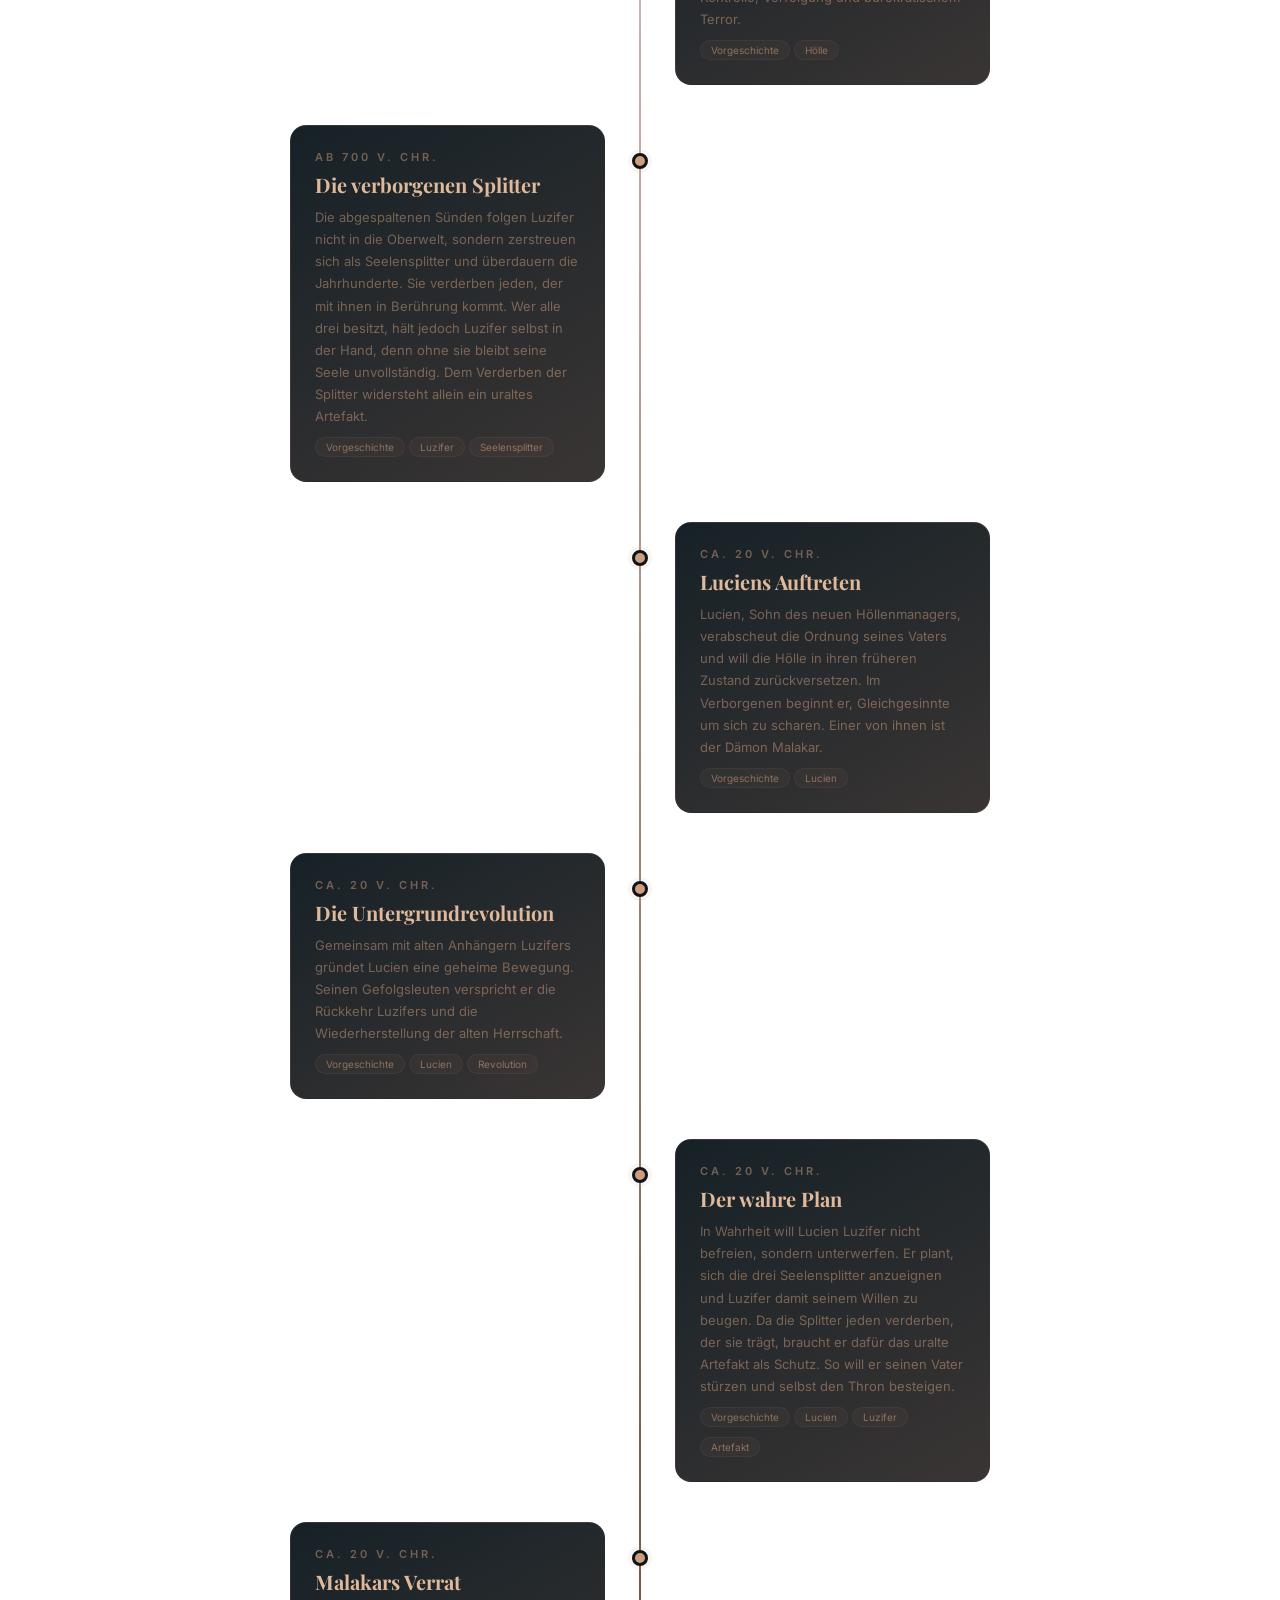
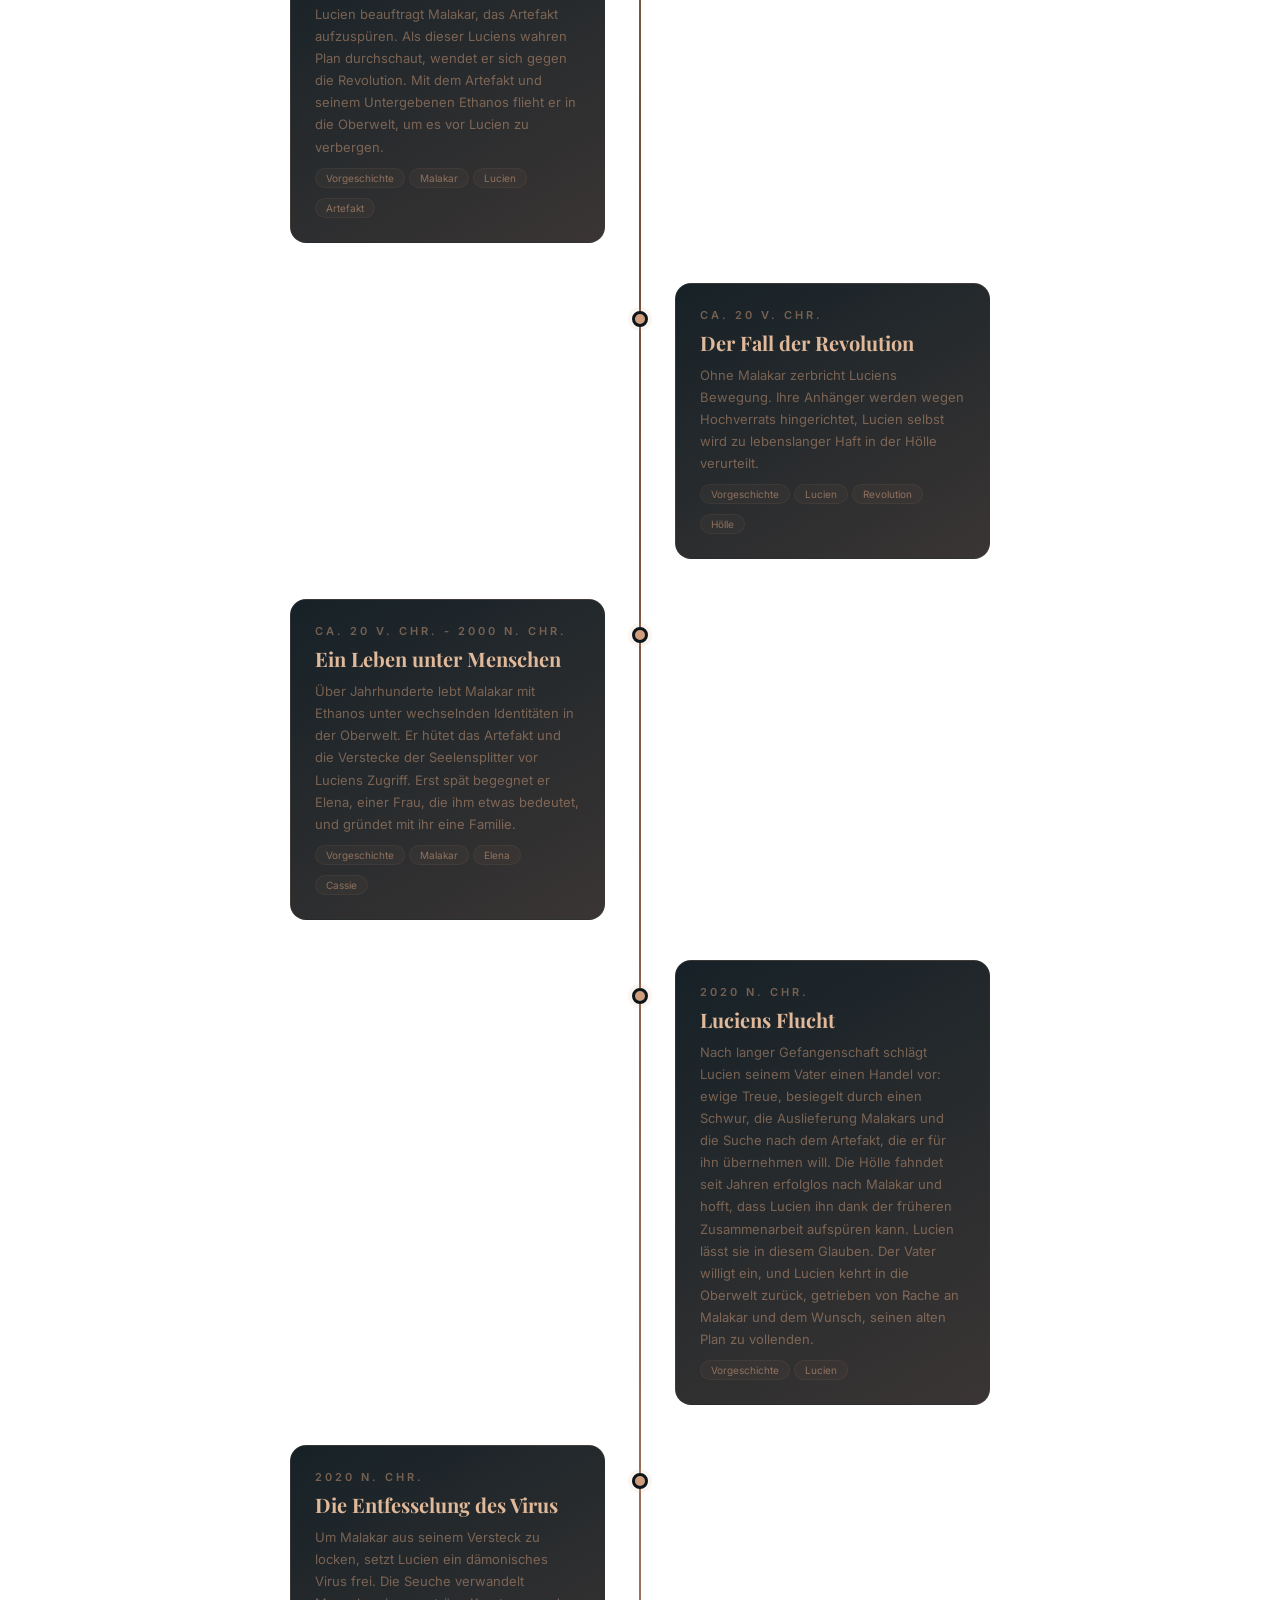
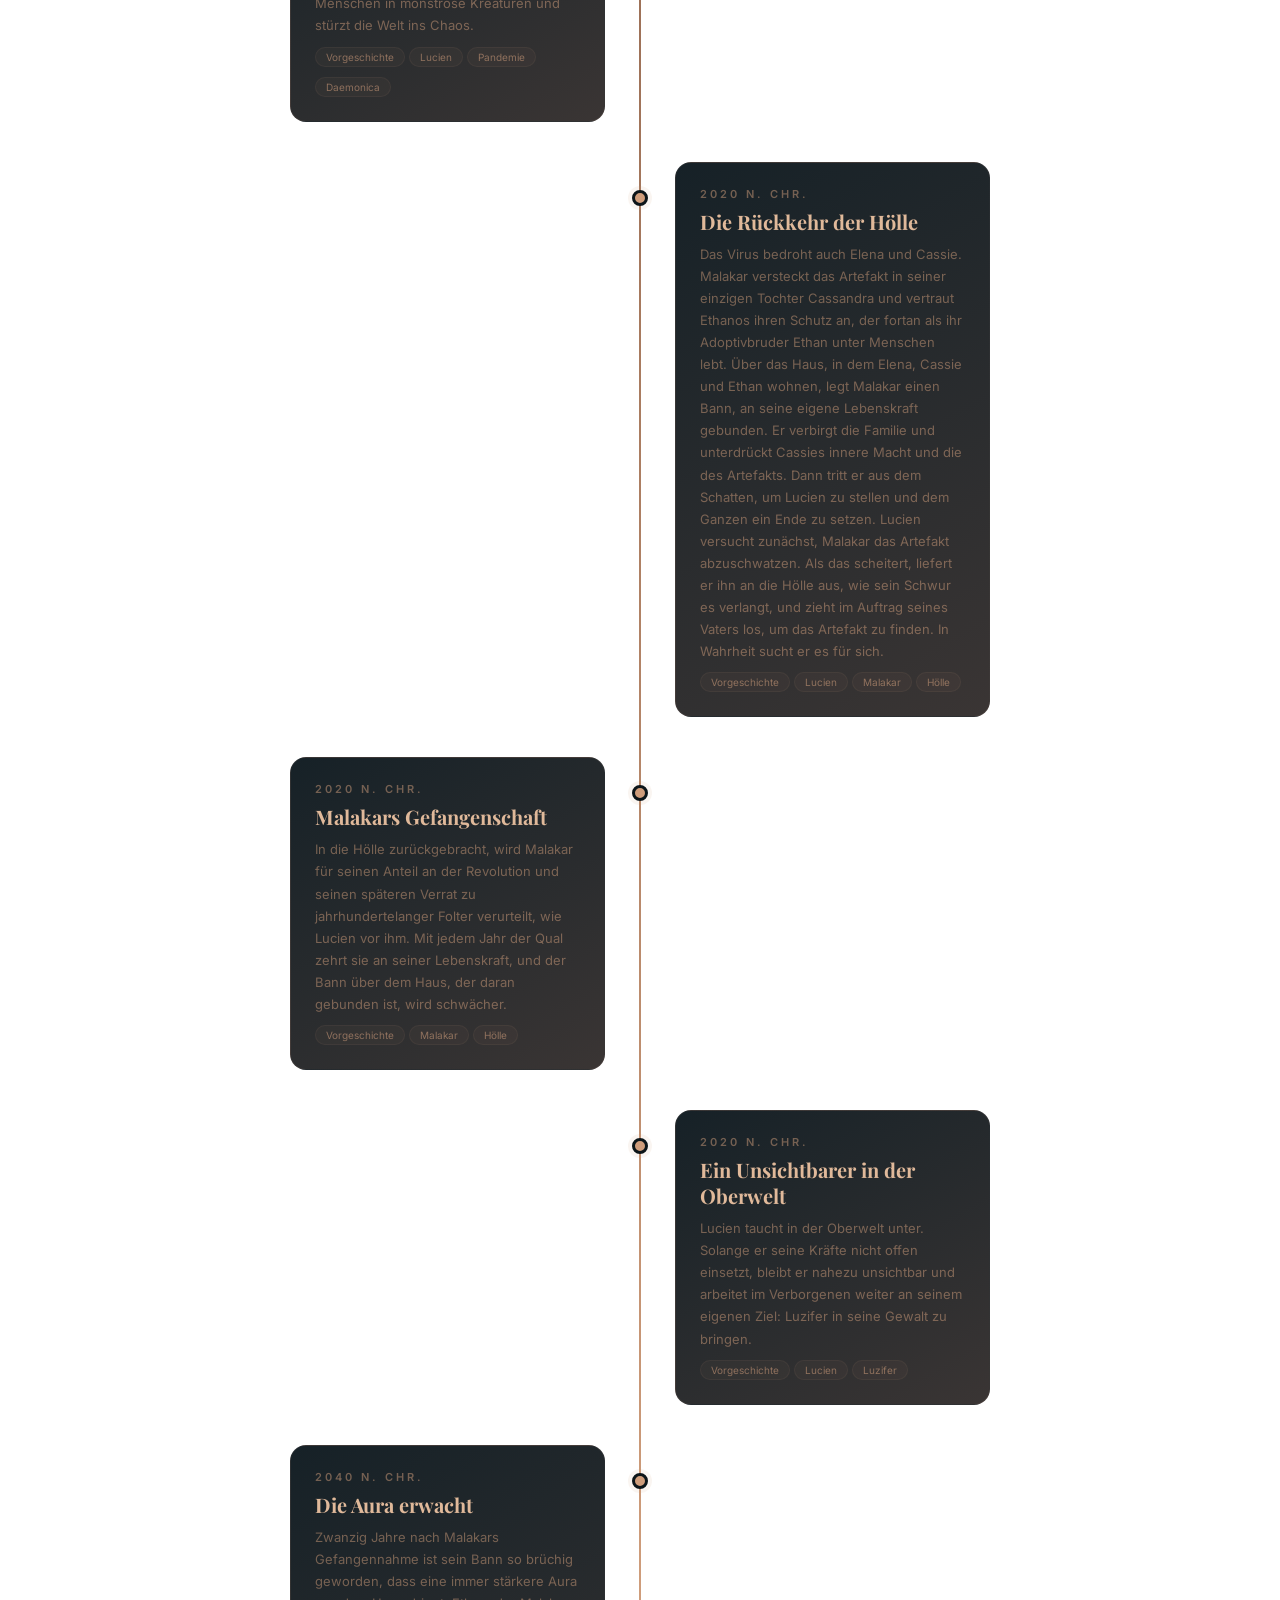
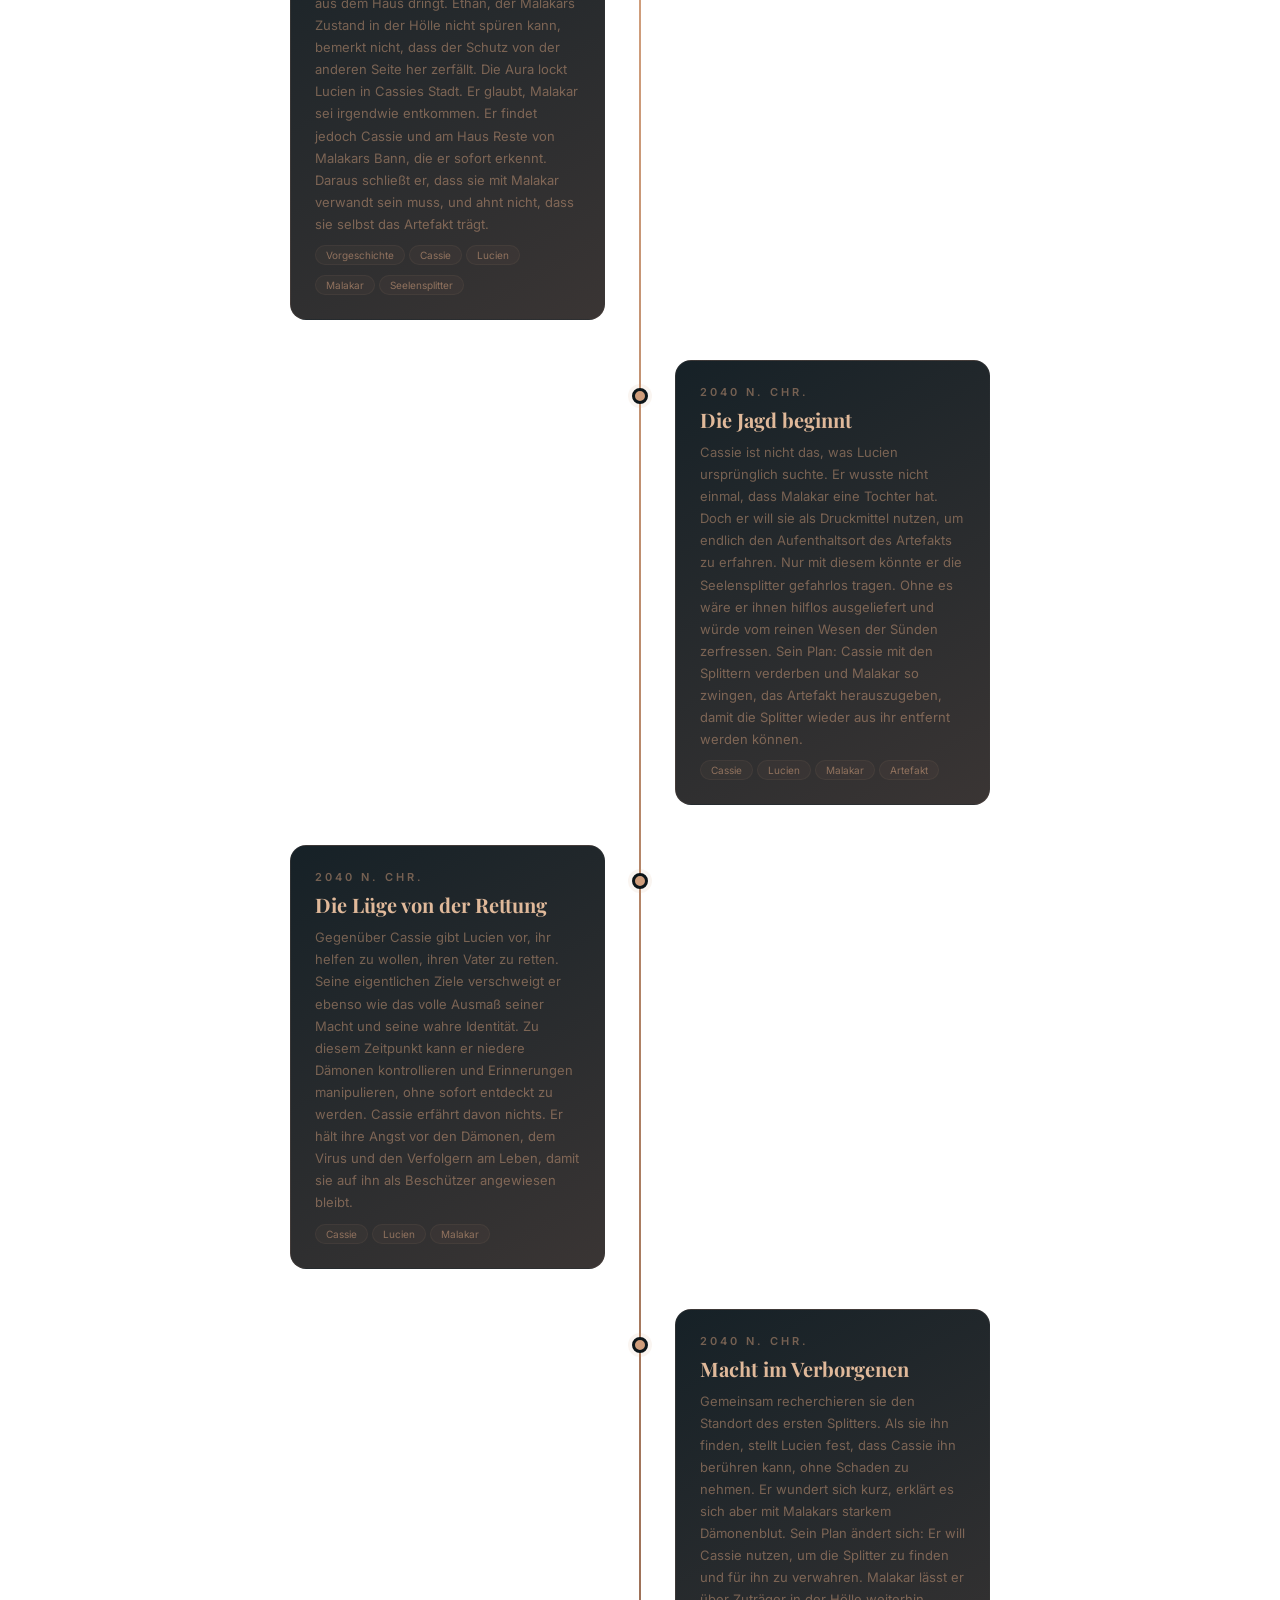
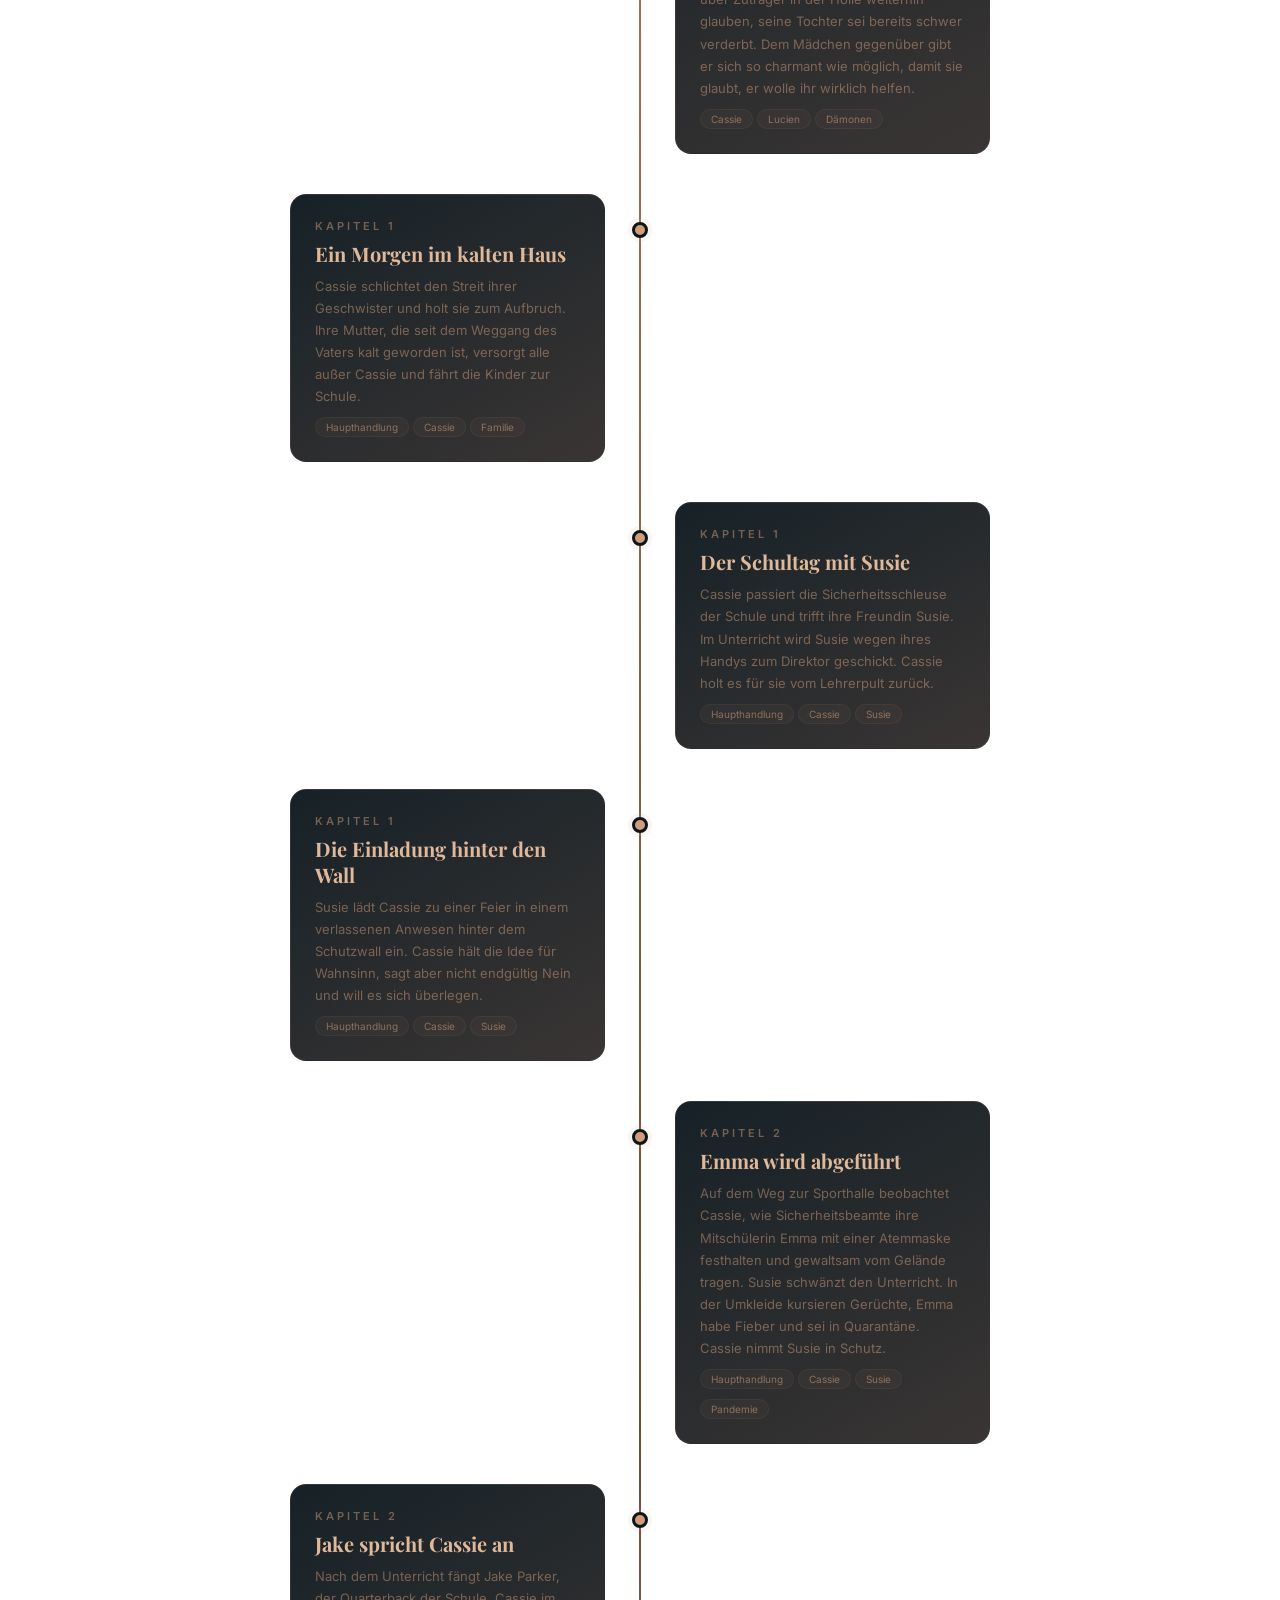
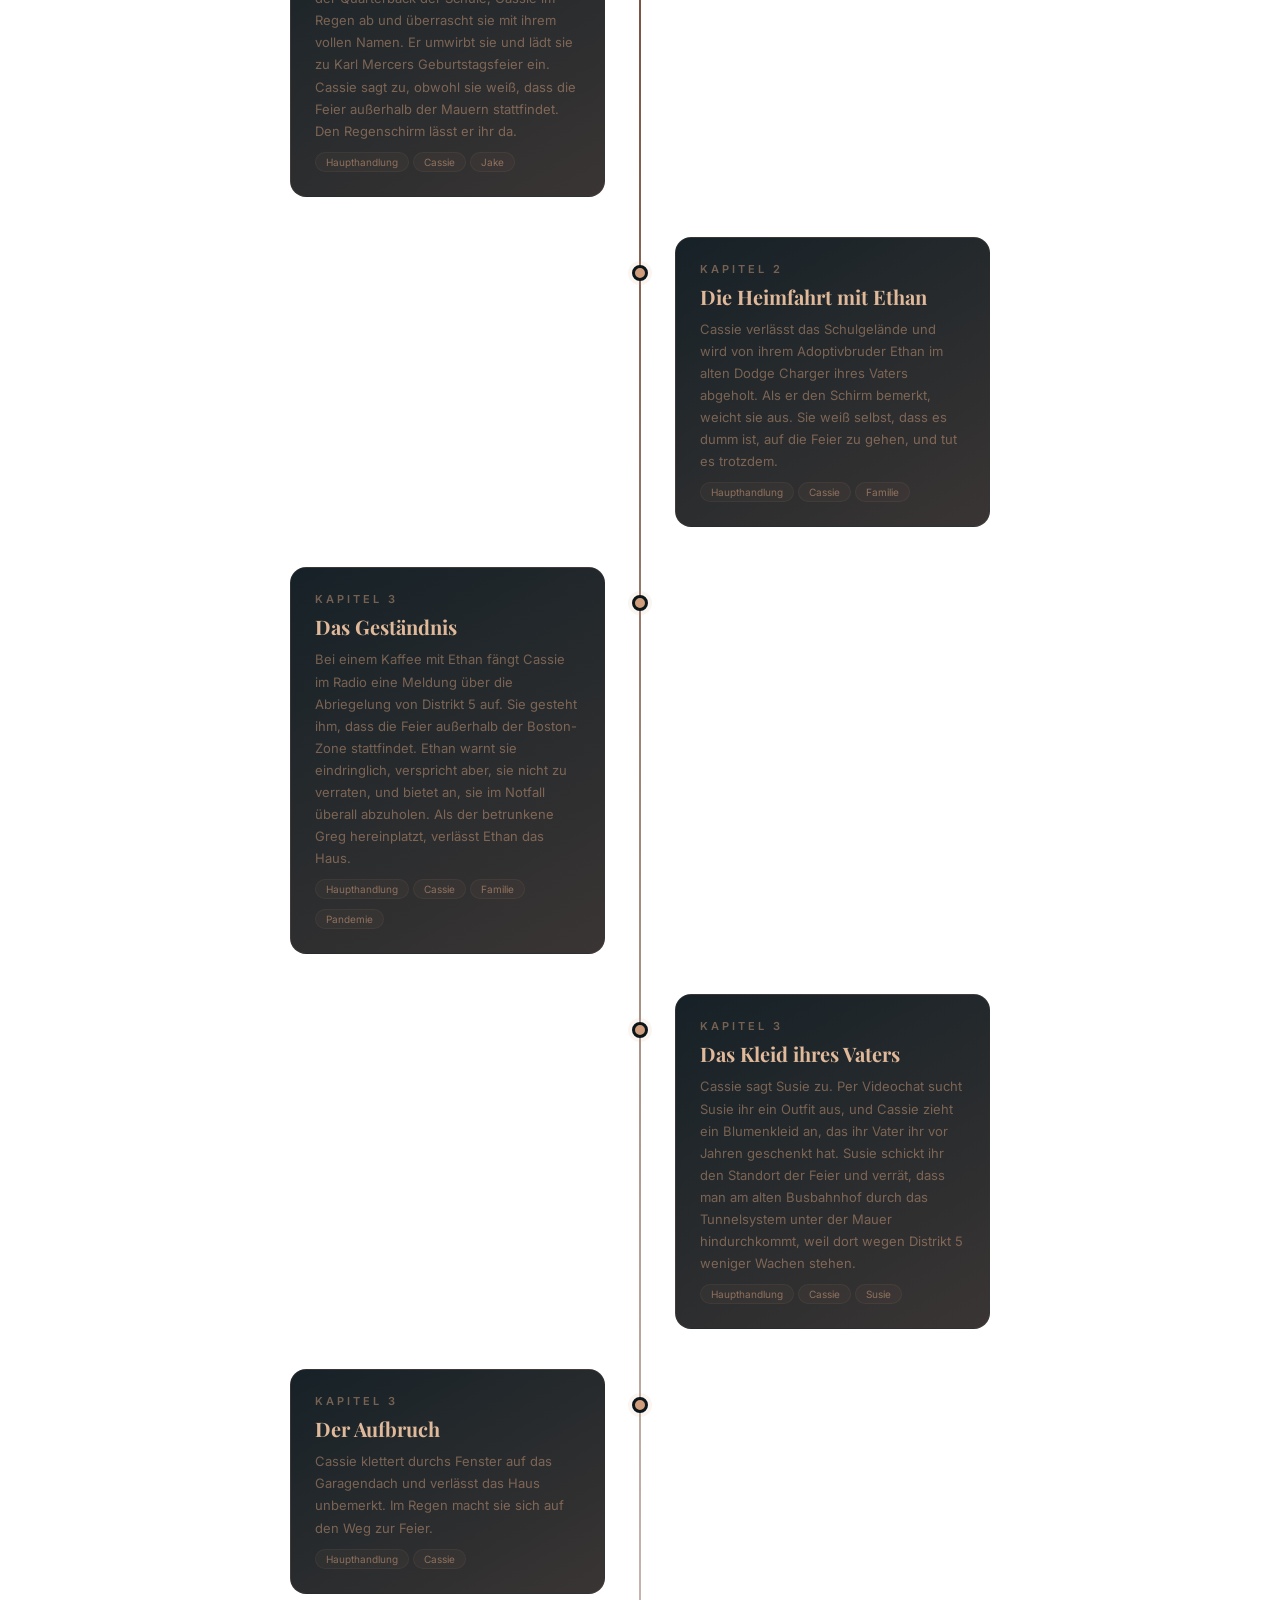
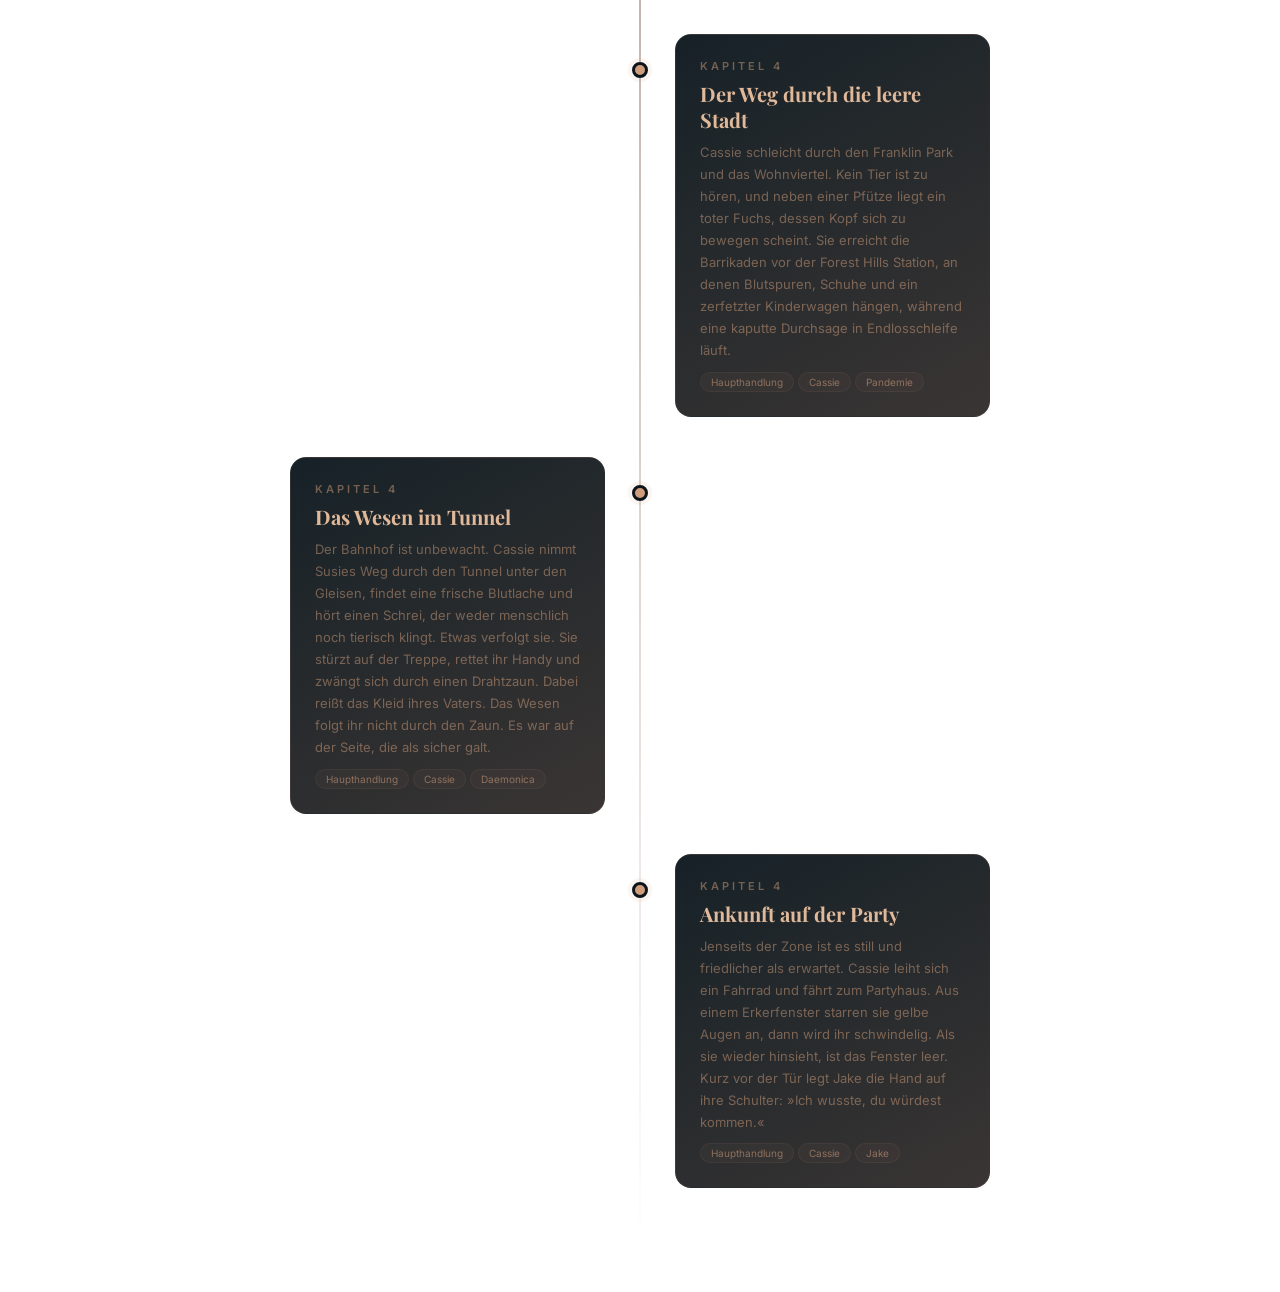
<file: timeline.html>
<!DOCTYPE html>
<html lang="de">
<head>
<meta charset="UTF-8"/>
<meta name="viewport" content="width=device-width, initial-scale=1.0"/>
<title>Zeitleiste</title>
<link href="https://fonts.googleapis.com/css2?family=Playfair+Display:ital,wght@0,400;0,600;0,700;0,800;1,400&family=Inter:wght@300;400;500;600&display=swap" rel="stylesheet"/>
<link href="shared.css" rel="stylesheet"/>
<style>
  .timeline { position: relative; max-width: 700px; margin: 0 auto; padding: 20px 0; }
  .timeline::before {
    content: ''; position: absolute; left: 50%; top: 0; bottom: 0;
    width: 2px; background: linear-gradient(180deg, transparent, var(--coffee), var(--brass), var(--coffee), transparent);
    transform: translateX(-50%);
  }
  @media (max-width: 600px) {
    .timeline::before { left: 24px; }
  }

  .tl-event {
    position: relative; margin-bottom: 40px; display: flex; align-items: flex-start;
    opacity: 0; transform: translateY(30px);
    transition: opacity 0.6s, transform 0.6s cubic-bezier(.4,0,.2,1);
  }
  .tl-event.visible { opacity: 1; transform: translateY(0); }
  .tl-event:nth-child(odd) { flex-direction: row-reverse; }
  @media (max-width: 600px) { .tl-event, .tl-event:nth-child(odd) { flex-direction: row; } }

  .tl-content {
    width: 45%; padding: 24px; border-radius: 16px;
    background: linear-gradient(150deg, var(--jungle), var(--jet));
    border: 1px solid rgba(207,157,123,0.08);
    transition: all 0.4s;
    position: relative; overflow: hidden;
  }
  .tl-content:hover {
    border-color: rgba(207,157,123,0.2);
    box-shadow: 0 16px 40px rgba(0,0,0,0.3), 0 0 20px rgba(207,157,123,0.04);
    transform: translateY(-3px);
  }
  @media (max-width: 600px) {
    .tl-content { width: calc(100% - 60px); margin-left: 16px; }
  }

  .tl-dot {
    position: absolute; left: 50%; top: 28px; width: 16px; height: 16px;
    border-radius: 50%; background: var(--brass); border: 3px solid var(--black);
    transform: translateX(-50%); z-index: 2;
    box-shadow: 0 0 0 4px rgba(207,157,123,0.1);
    transition: box-shadow 0.4s;
  }
  .tl-event:hover .tl-dot { box-shadow: 0 0 0 8px rgba(207,157,123,0.15), 0 0 20px rgba(207,157,123,0.2); }
  @media (max-width: 600px) { .tl-dot { left: 24px; } }

  .tl-date {
    font-size: 11px; letter-spacing: 3px; text-transform: uppercase;
    color: var(--brass); opacity: 0.5; margin-bottom: 8px; font-weight: 600;
  }
  .tl-title {
    font-family: 'Playfair Display', serif; font-size: 20px; font-weight: 700;
    color: var(--brass-light); margin-bottom: 8px; line-height: 1.3;
  }
  .tl-text { font-size: 13px; color: var(--brass); opacity: 0.5; line-height: 1.7; }
  .tl-img {
    width: 100%; border-radius: 10px; margin-top: 14px; opacity: 0.8;
    border: 1px solid rgba(207,157,123,0.08); transition: opacity 0.3s;
  }
  .tl-img:hover { opacity: 1; }
  .tl-tag {
    display: inline-block; font-size: 10px; padding: 3px 10px; border-radius: 20px;
    background: rgba(207,157,123,0.08); border: 1px solid rgba(207,157,123,0.12);
    color: var(--brass); opacity: 0.6; margin-top: 10px; margin-right: 4px;
  }
  .tl-tag.highlight { background: rgba(67,233,123,0.08); border-color: rgba(67,233,123,0.15); color: #6ee7b7; }

  .filter-bar { display: flex; justify-content: center; gap: 6px; flex-wrap: wrap; margin-bottom: 32px; }
  .filter-btn {
    background: rgba(207,157,123,0.05); color: var(--brass); border: 1px solid rgba(207,157,123,0.1);
    border-radius: 20px; padding: 6px 16px; font-size: 12px; cursor: pointer;
    font-family: 'Inter', sans-serif; transition: all 0.3s;
  }
  .filter-btn:hover { background: rgba(207,157,123,0.1); }
  .filter-btn.active { background: rgba(207,157,123,0.14); border-color: rgba(207,157,123,0.3); color: var(--brass-light); }
</style>
</head>
<body>
<script src="shared.js"></script>
<script>initSharedUI('timeline');</script>
<div class="page-wrap" id="app">
  <header style="text-align:center;margin-bottom:40px">
    <div style="font-size:11px;letter-spacing:6px;text-transform:uppercase;color:var(--brass);opacity:0.5;margin-bottom:12px;animation:titleReveal .8s ease both">🗺️  Chronologie</div>
    <h1 class="serif" style="font-size:48px;font-weight:800;color:var(--brass-light);animation:slideUp .6s ease both">Zeitleiste</h1>
    <div class="divider" style="margin:18px auto 0"></div>
    <p style="color:var(--brass);opacity:0.35;margin-top:14px;font-size:14px;font-weight:300;animation:fadeIn 1s .3s both">Der Verlauf der Geschichte</p>
  </header>
  <div id="filter-container"></div>
  <div id="timeline-container"></div>
</div>

<script>
let allEvents=[], activeFilter='alle';

fetch('timeline.json')
  .then(r=>{if(!r.ok) throw new Error(); return r.json();})
  .then(data=>{
    allEvents=data;
    buildFilters();
    renderTimeline();
    observeEvents();
  })
  .catch(()=>{
    document.getElementById('timeline-container').innerHTML=`
      <div style="text-align:center;padding:60px 20px">
        <div style="font-size:56px;margin-bottom:16px;opacity:0.4;animation:float 3s infinite ease-in-out">🗺️</div>
        <p class="serif" style="font-size:20px;color:var(--brass-light);opacity:0.5;margin-bottom:8px">Keine Zeitleiste gefunden</p>
        <p style="font-size:13px;color:var(--brass);opacity:0.3">Erstelle eine <code style="background:rgba(207,157,123,0.1);padding:2px 8px;border-radius:6px">timeline.json</code></p>
      </div>`;
  });

function buildFilters(){
  const tags=new Set(); allEvents.forEach(e=>(e.tags||[]).forEach(t=>tags.add(t)));
  if(!tags.size) return;
  const fc=document.getElementById('filter-container');
  fc.innerHTML=`<div class="filter-bar">
    <button class="filter-btn active" onclick="setFilter('alle')">Alle</button>
    ${[...tags].map(t=>`<button class="filter-btn" onclick="setFilter('${t}')">${t}</button>`).join('')}
  </div>`;
}

function setFilter(f){
  activeFilter=f;
  document.querySelectorAll('.filter-btn').forEach(b=>b.classList.toggle('active', b.textContent===f||(f==='alle'&&b.textContent==='Alle')));
  renderTimeline();
  setTimeout(observeEvents,50);
}

function renderTimeline(){
  const events=activeFilter==='alle'?allEvents:allEvents.filter(e=>(e.tags||[]).includes(activeFilter));
  const tc=document.getElementById('timeline-container');

  if(!events.length){
    tc.innerHTML=`<p style="text-align:center;color:var(--brass);opacity:0.3;padding:40px">Keine Ereignisse für diesen Filter</p>`;
    return;
  }

  tc.innerHTML=`<div class="timeline">${events.map((ev,i)=>`
    <div class="tl-event" data-idx="${i}">
      <div class="tl-dot"></div>
      <div class="tl-content">
        ${ev.datum?`<div class="tl-date">${ev.datum}</div>`:''}
        <div class="tl-title">${ev.titel}</div>
        ${ev.text?`<div class="tl-text">${ev.text}</div>`:''}
        ${ev.bild?`<img class="tl-img" src="${ev.bild}" alt="${ev.titel}" loading="lazy"/>`:''}
        ${(ev.tags||[]).map(t=>`<span class="tl-tag ${t===activeFilter?'highlight':''}">${t}</span>`).join('')}
      </div>
    </div>`).join('')}</div>`;
}

function observeEvents(){
  const observer=new IntersectionObserver((entries)=>{
    entries.forEach(e=>{if(e.isIntersecting){e.target.classList.add('visible');observer.unobserve(e.target);}});
  },{threshold:0.15});
  document.querySelectorAll('.tl-event').forEach(el=>observer.observe(el));
}
</script>
</body>
</html>
</file>
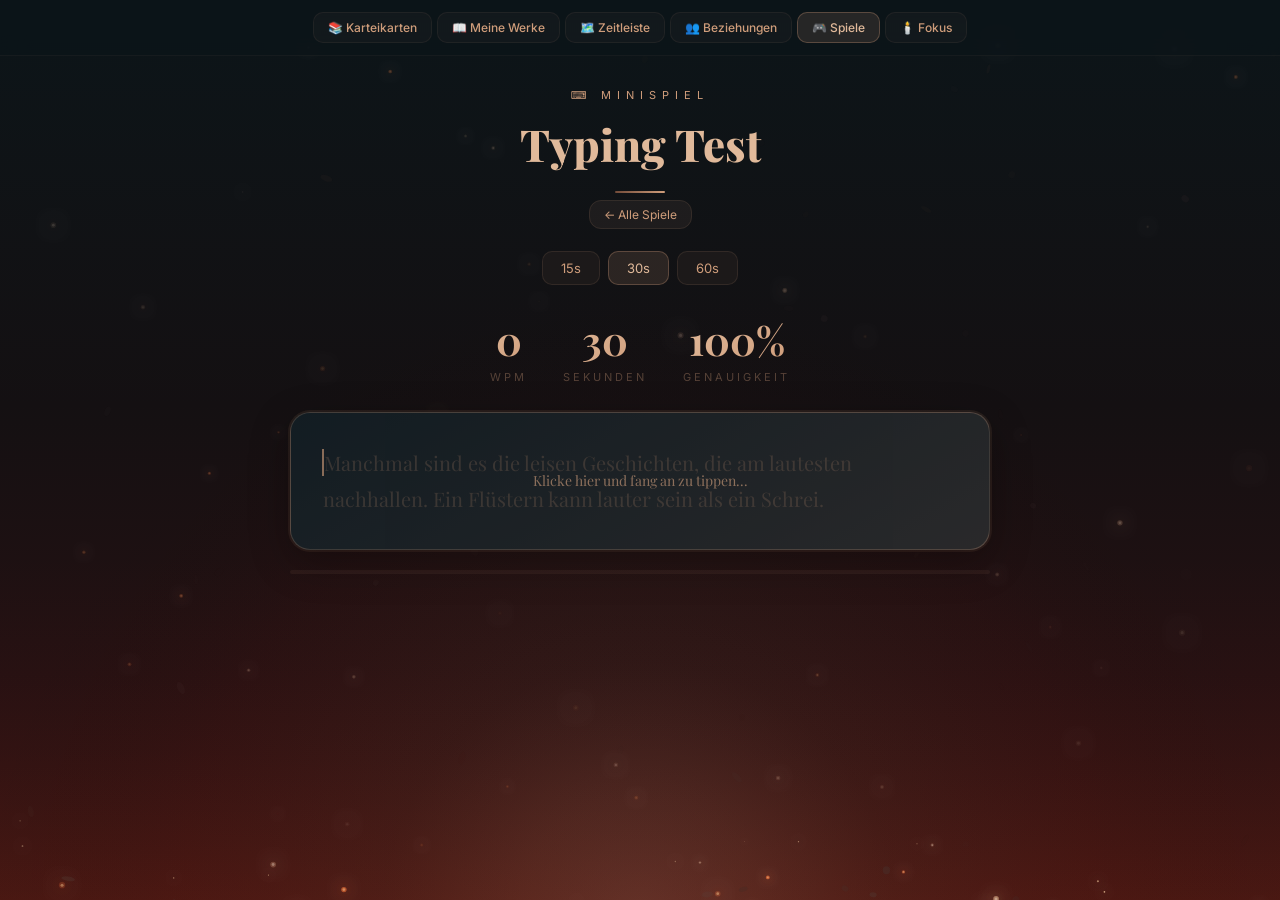
<file: typing.html>
<!DOCTYPE html>
<html lang="de">
<head>
<meta charset="UTF-8"/>
<meta name="viewport" content="width=device-width, initial-scale=1.0"/>
<title>Typing Test</title>
<link href="https://fonts.googleapis.com/css2?family=Playfair+Display:wght@400;600;700;800&family=Inter:wght@300;400;500;600&display=swap" rel="stylesheet"/>
<link href="shared.css" rel="stylesheet"/>
<style>
  .text-display {
    background: linear-gradient(150deg, var(--jungle), var(--jet));
    border: 1px solid rgba(207,157,123,0.08);
    border-radius: 20px; padding: 32px; max-width: 700px; margin: 0 auto;
    font-size: 20px; line-height: 1.8; font-family: 'Playfair Display', serif;
    position: relative; min-height: 120px; max-height: 220px;
    cursor: text; overflow-y: scroll;
    box-shadow: 0 12px 40px rgba(0,0,0,0.3);
    outline: none; user-select: none;
    word-wrap: break-word; overflow-wrap: break-word;
    scrollbar-width: none; -ms-overflow-style: none;
  }
  .text-display::-webkit-scrollbar { display: none; }
  .text-display:focus { border-color: rgba(207,157,123,0.2); box-shadow: 0 12px 40px rgba(0,0,0,0.3), 0 0 0 2px rgba(207,157,123,0.1); }

  .char { transition: color 0.05s; }
  .char.correct { color: #6ee7b7; }
  .char.wrong { color: #e08080; background: rgba(200,60,60,0.12); border-radius: 3px; }
  .char.current { border-left: 2px solid var(--brass); margin-left: -1px; animation: blink 1s step-end infinite; }
  .char.pending { color: rgba(207,157,123,0.3); }
  #text-chars { word-wrap: break-word; overflow-wrap: break-word; white-space: pre-wrap; }

  .stats-row {
    display: flex; justify-content: center; gap: 36px; margin: 28px 0;
    animation: slideUp 0.5s 0.1s both ease;
  }
  .stat { text-align: center; }
  .stat-val {
    font-family: 'Playfair Display', serif; font-size: 40px; font-weight: 700;
    background: linear-gradient(135deg, var(--brass-light), var(--brass));
    -webkit-background-clip: text; -webkit-text-fill-color: transparent;
  }
  .stat-lbl { font-size: 11px; letter-spacing: 3px; text-transform: uppercase; color: var(--brass); opacity: 0.35; margin-top: 4px; }

  .progress-bar { height: 4px; background: rgba(207,157,123,0.08); border-radius: 2px; max-width: 700px; margin: 20px auto 0; overflow: hidden; }
  .progress-fill { height: 100%; background: linear-gradient(90deg, var(--coffee), var(--brass)); border-radius: 2px; transition: width 0.3s; }

  .time-btns { display: flex; justify-content: center; gap: 8px; margin-bottom: 24px; }
  .time-btn {
    background: rgba(207,157,123,0.06); color: var(--brass);
    border: 1px solid rgba(207,157,123,0.12); border-radius: 10px;
    padding: 8px 18px; font-size: 13px; cursor: pointer;
    font-family: 'Inter', sans-serif; transition: all 0.3s;
  }
  .time-btn:hover { background: rgba(207,157,123,0.1); }
  .time-btn.active { background: rgba(207,157,123,0.14); border-color: rgba(207,157,123,0.3); color: var(--brass-light); }

  .result-card {
    max-width: 500px; margin: 32px auto; padding: 36px;
    background: linear-gradient(150deg, var(--jungle), var(--jet));
    border: 1px solid rgba(207,157,123,0.12); border-radius: 24px;
    text-align: center; animation: fadeScale 0.5s ease;
    box-shadow: 0 20px 50px rgba(0,0,0,0.3);
  }

  .click-hint {
    position: absolute; inset: 0; display: flex; align-items: center; justify-content: center;
    background: rgba(12,21,25,0.6); border-radius: 20px;
    font-size: 14px; color: var(--brass); opacity: 0.6;
    transition: opacity 0.3s; pointer-events: none;
  }
  .click-hint.hidden { opacity: 0; }
</style>
</head>
<body>
<script src="shared.js"></script>
<script>initSharedUI('typing');</script>
<div class="page-wrap" id="app"></div>

<script>
const PASSAGES = [
  "Es war einmal eine Zeit, in der die Worte noch Gewicht hatten und jeder Satz wie ein Versprechen klang, das man nicht brechen durfte.",
  "Der alte Leuchtturm stand schweigend am Rand der Klippen. Sein Licht hatte seit Jahren nicht mehr die Dunkelheit durchbrochen.",
  "Sie öffnete das Buch und der Geruch alter Seiten stieg ihr entgegen wie eine Erinnerung an vergessene Nachmittage.",
  "Zwischen den Zeilen lauerten Geheimnisse, die nur der aufmerksame Leser zu entdecken vermochte. Jedes Wort war ein Schlüssel.",
  "Die Nacht breitete sich über das kleine Dorf aus wie ein samtener Vorhang. In der Ferne heulte ein Wolf seinen einsamen Gesang.",
  "Manchmal sind es die leisen Geschichten, die am lautesten nachhallen. Ein Flüstern kann lauter sein als ein Schrei.",
  "Der Wanderer folgte dem schmalen Pfad durch den Wald. Moos bedeckte die Steine und das Licht fiel in goldenen Streifen durch das Blätterdach.",
  "Worte sind wie Samen, die man in die Erde der Gedanken pflanzt. Manche blühen sofort, andere brauchen Jahre um zu wachsen.",
];

let text, typed, pos, started, startTime, elapsed, duration, timerInterval, done, errors, focused;

function init(dur) {
  duration = dur || duration || 30;
  text = PASSAGES[Math.floor(Math.random() * PASSAGES.length)];
  typed = [];
  pos = 0; started = false; startTime = 0; elapsed = 0; done = false; errors = 0; focused = false;
  clearInterval(timerInterval);
  renderFull();
}

function startTimer() {
  if (started) return;
  started = true;
  startTime = Date.now();
  timerInterval = setInterval(() => {
    elapsed = (Date.now() - startTime) / 1000;
    if (elapsed >= duration) { finish(); return; }
    updateStats();
  }, 200);
}

function handleKey(e) {
  if (done) return;
  e.preventDefault();

  const key = e.key;

  if (key === 'Backspace') {
    if (pos > 0) {
      pos--;
      if (typed[pos] !== text[pos]) errors = Math.max(0, errors - 1);
      typed.pop();
    }
    updateDisplay();
    return;
  }

  // Ignore non-character keys
  if (key.length > 1) return;

  // Start timer on first real keystroke
  startTimer();

  if (pos < text.length) {
    typed.push(key);
    if (key !== text[pos]) errors++;
    pos++;
    updateDisplay();

    if (pos >= text.length) finish();
  }
}

function finish() {
  clearInterval(timerInterval);
  done = true;
  elapsed = Math.min(elapsed || (Date.now() - startTime) / 1000, duration);
  renderFull();
}

function getWPM() {
  if (!elapsed) return 0;
  const correctChars = typed.filter((ch, i) => ch === text[i]).length;
  return Math.round((correctChars / 5) / (elapsed / 60));
}

function getAccuracy() {
  if (!pos) return 100;
  return Math.max(0, Math.round(((pos - errors) / pos) * 100));
}

function updateStats() {
  const wpmEl = document.getElementById('wpm');
  const timeEl = document.getElementById('time-left');
  const accEl = document.getElementById('acc');
  if (wpmEl) wpmEl.textContent = getWPM();
  if (timeEl) timeEl.textContent = Math.max(0, Math.ceil(duration - elapsed));
  if (accEl) accEl.textContent = getAccuracy() + '%';
  const bar = document.getElementById('progress-fill');
  if (bar) bar.style.width = `${Math.min(100, (elapsed / duration) * 100)}%`;
}

function buildCharsHTML() {
  let html = '';
  for (let i = 0; i < text.length; i++) {
    const isSpace = text[i] === ' ';
    const display = isSpace ? ' ' : text[i].replace(/</g, '&lt;');
    let cls = 'char';
    if (isSpace) cls += ' space';
    if (i < pos) {
      cls += typed[i] === text[i] ? ' correct' : ' wrong';
    } else if (i === pos) {
      cls += ' current pending';
    } else {
      cls += ' pending';
    }
    html += `<span class="${cls}">${display}</span>`;
  }
  return html;
}

function updateDisplay() {
  const display = document.getElementById('text-chars');
  if (display) {
    display.innerHTML = buildCharsHTML();
    // Scroll to keep cursor visible
    const cursor = display.querySelector('.current');
    if (cursor) {
      const container = document.getElementById('text-display');
      const cursorTop = cursor.offsetTop;
      const containerH = container.clientHeight;
      const padding = 32;
      // Scroll so the current line is near the top
      if (cursorTop > containerH * 0.5) {
        container.scrollTop = cursorTop - padding;
      }
    }
  }
  updateStats();
  const hint = document.getElementById('click-hint');
  if (hint && started) hint.classList.add('hidden');
}

function focusDisplay() {
  const el = document.getElementById('text-display');
  if (el) { el.focus(); focused = true; }
  const hint = document.getElementById('click-hint');
  if (hint && !started) hint.textContent = 'Fang an zu tippen...';
}

function renderFull() {
  const app = document.getElementById('app');
  const wpm = getWPM(), acc = getAccuracy();

  if (done) {
    app.innerHTML = `
      <header style="text-align:center;margin-bottom:28px">
        <div style="font-size:11px;letter-spacing:6px;text-transform:uppercase;color:var(--brass);opacity:0.5;margin-bottom:12px">⌨️  Minispiel</div>
        <h1 class="serif" style="font-size:44px;font-weight:800;color:var(--brass-light)">Typing Test</h1>
        <div class="divider" style="margin:18px auto 0"></div>
        <div style="margin-top:10px"><a href="spiele.html" class="btn btn-ghost" style="font-size:12px;padding:6px 14px;text-decoration:none">← Alle Spiele</a></div>
      </header>
      <div class="result-card">
        <div style="font-size:52px;margin-bottom:12px">${wpm>=60?'🔥':wpm>=40?'⚡':wpm>=20?'✨':'🐌'}</div>
        <div class="stat-val" style="font-size:56px">${wpm}</div>
        <div style="font-size:13px;color:var(--brass);opacity:0.5;letter-spacing:3px;text-transform:uppercase;margin:4px 0 20px">Wörter pro Minute</div>
        <div style="display:flex;justify-content:center;gap:32px">
          <div class="stat"><div style="font-size:24px;color:var(--brass-light);font-family:'Playfair Display',serif;font-weight:700">${acc}%</div><div class="stat-lbl">Genauigkeit</div></div>
          <div class="stat"><div style="font-size:24px;color:var(--brass-light);font-family:'Playfair Display',serif;font-weight:700">${pos}</div><div class="stat-lbl">Zeichen</div></div>
          <div class="stat"><div style="font-size:24px;color:var(--brass-light);font-family:'Playfair Display',serif;font-weight:700">${Math.round(elapsed)}s</div><div class="stat-lbl">Zeit</div></div>
        </div>
        <button class="btn btn-primary" onclick="init()" style="margin-top:24px;padding:12px 32px;font-size:15px">Nochmal</button>
      </div>`;
    return;
  }

  app.innerHTML = `
    <header style="text-align:center;margin-bottom:28px">
      <div style="font-size:11px;letter-spacing:6px;text-transform:uppercase;color:var(--brass);opacity:0.5;margin-bottom:12px;animation:titleReveal .8s ease both">⌨️  Minispiel</div>
      <h1 class="serif" style="font-size:44px;font-weight:800;color:var(--brass-light);animation:slideUp .6s ease both">Typing Test</h1>
      <div class="divider" style="margin:18px auto 0"></div>
      <div style="margin-top:10px"><a href="spiele.html" class="btn btn-ghost" style="font-size:12px;padding:6px 14px;text-decoration:none">← Alle Spiele</a></div>
    </header>

    <div class="time-btns">
      ${[15,30,60].map(t => `<button class="time-btn ${t===duration?'active':''}" onclick="init(${t})">${t}s</button>`).join('')}
    </div>

    <div class="stats-row">
      <div class="stat"><div class="stat-val" id="wpm">0</div><div class="stat-lbl">WPM</div></div>
      <div class="stat"><div class="stat-val" id="time-left">${duration}</div><div class="stat-lbl">Sekunden</div></div>
      <div class="stat"><div class="stat-val" id="acc">100%</div><div class="stat-lbl">Genauigkeit</div></div>
    </div>

    <div class="text-display" id="text-display" tabindex="0" onclick="focusDisplay()">
      <div id="text-chars">${buildCharsHTML()}</div>
      <div class="click-hint" id="click-hint">Klicke hier und fang an zu tippen...</div>
    </div>

    <div class="progress-bar"><div class="progress-fill" id="progress-fill" style="width:0%"></div></div>
  `;

  // Attach keyboard listener to the display div
  const display = document.getElementById('text-display');
  display.addEventListener('keydown', handleKey);
  display.focus();
}

init(30);
</script>
</body>
</html>
</file>
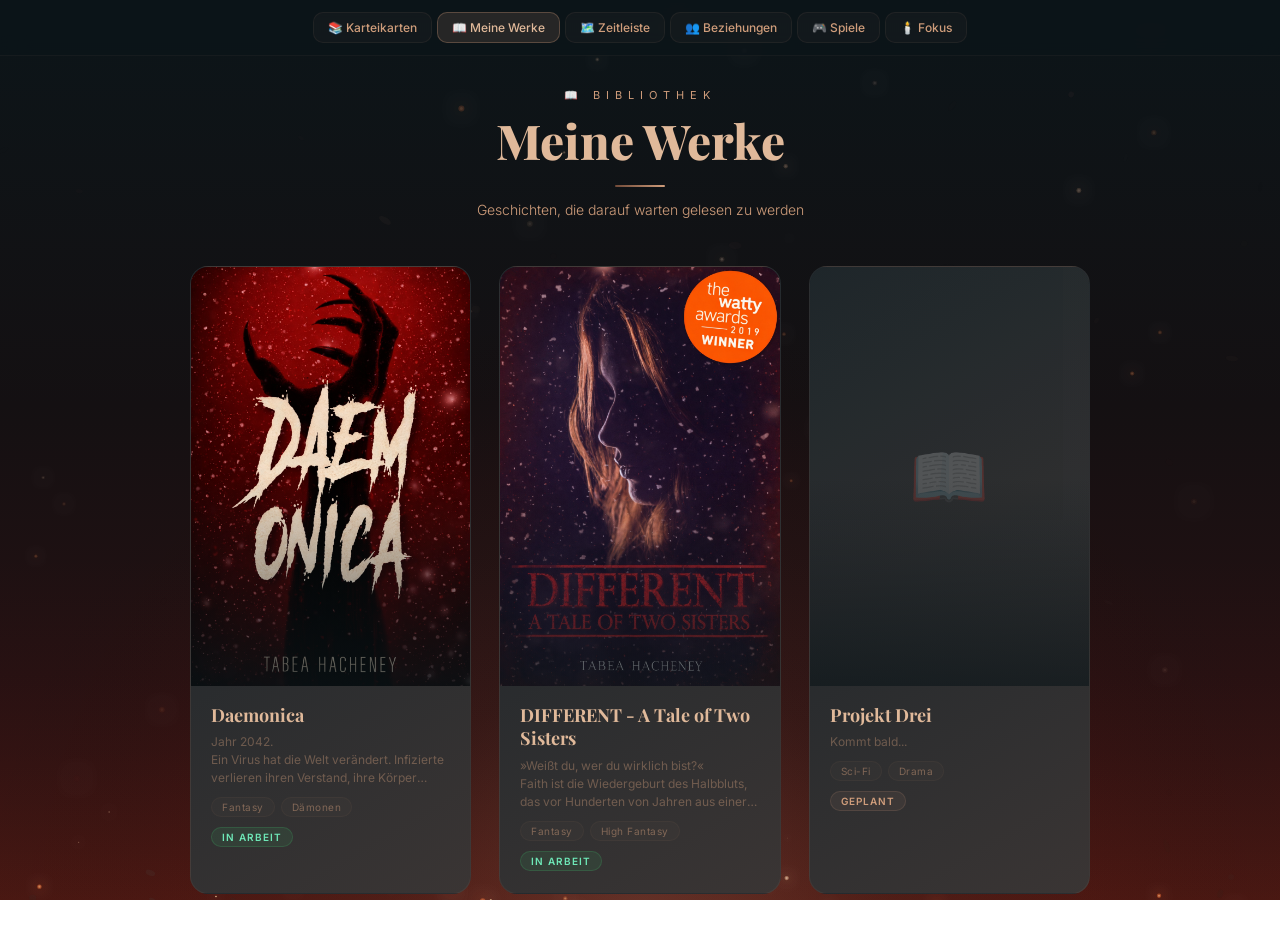
<file: werke.html>
<!DOCTYPE html>
<html lang="de">
<head>
<meta charset="UTF-8"/>
<meta name="viewport" content="width=device-width, initial-scale=1.0"/>
<title>Meine Werke</title>
<link href="https://fonts.googleapis.com/css2?family=Playfair+Display:ital,wght@0,400;0,600;0,700;0,800;1,400&family=Inter:wght@300;400;500;600&display=swap" rel="stylesheet"/>
<link href="shared.css" rel="stylesheet"/>
<style>
  .werke-grid {
    display: grid; grid-template-columns: repeat(auto-fill, minmax(220px, 1fr));
    gap: 28px; max-width: 900px; margin: 0 auto;
  }

  .werk-card {
    border-radius: 18px; overflow: hidden;
    background: linear-gradient(150deg, var(--jungle), var(--jet));
    border: 1px solid rgba(207,157,123,0.08);
    transition: all 0.5s cubic-bezier(.4,0,.2,1);
    cursor: pointer; position: relative;
    text-decoration: none; color: inherit; display: block;
  }
  .werk-card::before {
    content: ''; position: absolute; inset: 0; z-index: 1;
    background: linear-gradient(135deg, rgba(207,157,123,0.1), transparent 60%);
    opacity: 0; transition: opacity 0.5s; pointer-events: none;
  }
  .werk-card::after {
    content: ''; position: absolute; bottom: 0; left: 0; right: 0; height: 2px;
    background: linear-gradient(90deg, transparent, var(--brass), transparent);
    opacity: 0; transition: opacity 0.5s; z-index: 1;
  }
  .werk-card:hover { transform: translateY(-8px); box-shadow: 0 24px 60px rgba(0,0,0,0.5), 0 0 40px rgba(207,157,123,0.06); }
  .werk-card:hover::before { opacity: 1; }
  .werk-card:hover::after { opacity: 0.5; }
  .werk-card:hover .cover-img { transform: scale(1.04); }
  .werk-card:hover .read-badge { opacity: 1; transform: translateX(-50%) translateY(0); }

  .cover-wrap {
    width: 100%; aspect-ratio: 2/3; overflow: hidden;
    position: relative; background: rgba(207,157,123,0.04);
  }
  .cover-img {
    width: 100%; height: 100%; object-fit: cover;
    transition: transform 0.6s cubic-bezier(.4,0,.2,1);
  }
  .cover-placeholder {
    width: 100%; height: 100%; display: flex; align-items: center; justify-content: center;
    font-size: 64px; opacity: 0.2;
    background: linear-gradient(150deg, rgba(207,157,123,0.05), rgba(207,157,123,0.02));
  }
  .cover-overlay {
    position: absolute; inset: 0;
    background: linear-gradient(0deg, rgba(12,21,25,0.7) 0%, transparent 50%);
    pointer-events: none;
  }
  .read-badge {
    position: absolute; bottom: 12px; left: 50%; transform: translateX(-50%) translateY(8px);
    background: linear-gradient(135deg, var(--coffee), var(--brass));
    color: var(--black); font-size: 11px; font-weight: 600; letter-spacing: 1px;
    padding: 6px 16px; border-radius: 20px;
    opacity: 0; transition: all 0.4s; z-index: 2;
    text-transform: uppercase; white-space: nowrap;
  }

  .werk-info { padding: 18px 20px 22px; position: relative; z-index: 1; }
  .werk-title {
    font-family: 'Playfair Display', serif; font-size: 18px; font-weight: 700;
    color: var(--brass-light); margin-bottom: 6px; line-height: 1.3;
  }
  .werk-desc {
    font-size: 12px; color: var(--brass); opacity: 0.4;
    line-height: 1.5; display: -webkit-box; -webkit-line-clamp: 3;
    -webkit-box-orient: vertical; overflow: hidden;
    white-space: pre-line;
  }
  .werk-tags { display: flex; gap: 6px; margin-top: 10px; flex-wrap: wrap; }
  .werk-tag {
    font-size: 10px; padding: 3px 10px; border-radius: 20px;
    background: rgba(207,157,123,0.06); border: 1px solid rgba(207,157,123,0.1);
    color: var(--brass); opacity: 0.5; letter-spacing: 0.5px;
  }
  .werk-status {
    display: inline-block; font-size: 10px; padding: 3px 10px; border-radius: 20px;
    letter-spacing: 1px; text-transform: uppercase; font-weight: 600; margin-top: 10px;
  }
  .status-ongoing { background: rgba(67,233,123,0.08); border: 1px solid rgba(67,233,123,0.15); color: #6ee7b7; }
  .status-complete { background: rgba(147,197,253,0.08); border: 1px solid rgba(147,197,253,0.15); color: #93c5fd; }
  .status-planned { background: rgba(207,157,123,0.08); border: 1px solid rgba(207,157,123,0.15); color: var(--brass); }

  .empty-state { text-align: center; padding: 80px 30px; animation: fadeIn 0.8s ease; }
</style>
</head>
<body>
<script src="shared.js"></script>
<script>initSharedUI('werke');</script>
<div class="page-wrap" id="app">
  <header style="text-align:center;margin-bottom:48px">
    <div style="font-size:11px;letter-spacing:6px;text-transform:uppercase;color:var(--brass);opacity:0.5;margin-bottom:12px;animation:titleReveal .8s ease both">📖  Bibliothek</div>
    <h1 class="serif" style="font-size:48px;font-weight:800;color:var(--brass-light);line-height:1.1;animation:slideUp .6s ease both">Meine Werke</h1>
    <div class="divider" style="margin:18px auto 0"></div>
    <p style="color:var(--brass);opacity:0.35;margin-top:14px;font-size:14px;font-weight:300;animation:fadeIn 1s .3s both">Geschichten, die darauf warten gelesen zu werden</p>
  </header>
  <div id="werke-container"></div>
</div>

<script>
/*
  werke.json format:
  [
    {
      "titel": "Mein Roman",
      "beschreibung": "Eine Geschichte über...",
      "cover": "werke/mein-roman/cover.jpg",
      "link": "https://www.wattpad.com/story/...",
      "tags": ["Fantasy", "Drama"],
      "status": "ongoing"   // "ongoing", "complete", or "planned"
    }
  ]
*/

const STATUS_MAP = {
  ongoing:  { label: "In Arbeit", cls: "status-ongoing" },
  complete: { label: "Abgeschlossen", cls: "status-complete" },
  planned:  { label: "Geplant", cls: "status-planned" },
};

fetch('werke.json')
  .then(r => { if (!r.ok) throw new Error(); return r.json(); })
  .then(werke => {
    const container = document.getElementById('werke-container');
    if (!werke.length) {
      container.innerHTML = `<div class="empty-state"><div style="font-size:64px;margin-bottom:20px;opacity:0.4;animation:float 3s infinite ease-in-out">📖</div><p class="serif" style="font-size:22px;color:var(--brass-light);opacity:0.5">Noch keine Werke</p></div>`;
      return;
    }
    container.innerHTML = `<div class="werke-grid">${werke.map((w, i) => {
      const st = STATUS_MAP[w.status] || STATUS_MAP.planned;
      return `
        <a href="${w.link || '#'}" target="_blank" rel="noopener" class="werk-card" style="animation:slideUp .6s ${i*0.1}s both cubic-bezier(.4,0,.2,1)">
          <div class="cover-wrap">
            ${w.cover
              ? `<img class="cover-img" src="${w.cover}" alt="${w.titel}" loading="lazy"
                  onerror="this.style.display='none';this.nextElementSibling.style.display='flex';"/>
                 <div class="cover-placeholder" style="display:none">📖</div>`
              : `<div class="cover-placeholder">📖</div>`
            }
            <div class="cover-overlay"></div>
            <div class="read-badge">Auf Wattpad lesen →</div>
          </div>
          <div class="werk-info">
            <div class="werk-title">${w.titel}</div>
            ${w.beschreibung ? `<div class="werk-desc">${w.beschreibung}</div>` : ''}
            ${w.tags?.length ? `<div class="werk-tags">${w.tags.map(t=>`<span class="werk-tag">${t}</span>`).join('')}</div>` : ''}
            <div class="werk-status ${st.cls}">${st.label}</div>
          </div>
        </a>`;
    }).join('')}</div>`;
  })
  .catch(() => {
    document.getElementById('werke-container').innerHTML = `
      <div class="empty-state">
        <div style="font-size:64px;margin-bottom:20px;opacity:0.4;animation:float 3s infinite ease-in-out">📖</div>
        <p class="serif" style="font-size:22px;color:var(--brass-light);opacity:0.5;margin-bottom:10px">Keine werke.json gefunden</p>
        <p style="font-size:13px;color:var(--brass);opacity:0.3;max-width:420px;margin:0 auto;line-height:1.7">
          Erstelle eine <code style="background:rgba(207,157,123,0.1);padding:2px 8px;border-radius:6px">werke.json</code> im selben Ordner.
        </p>
      </div>`;
  });
</script>
</body>
</html>
</file>
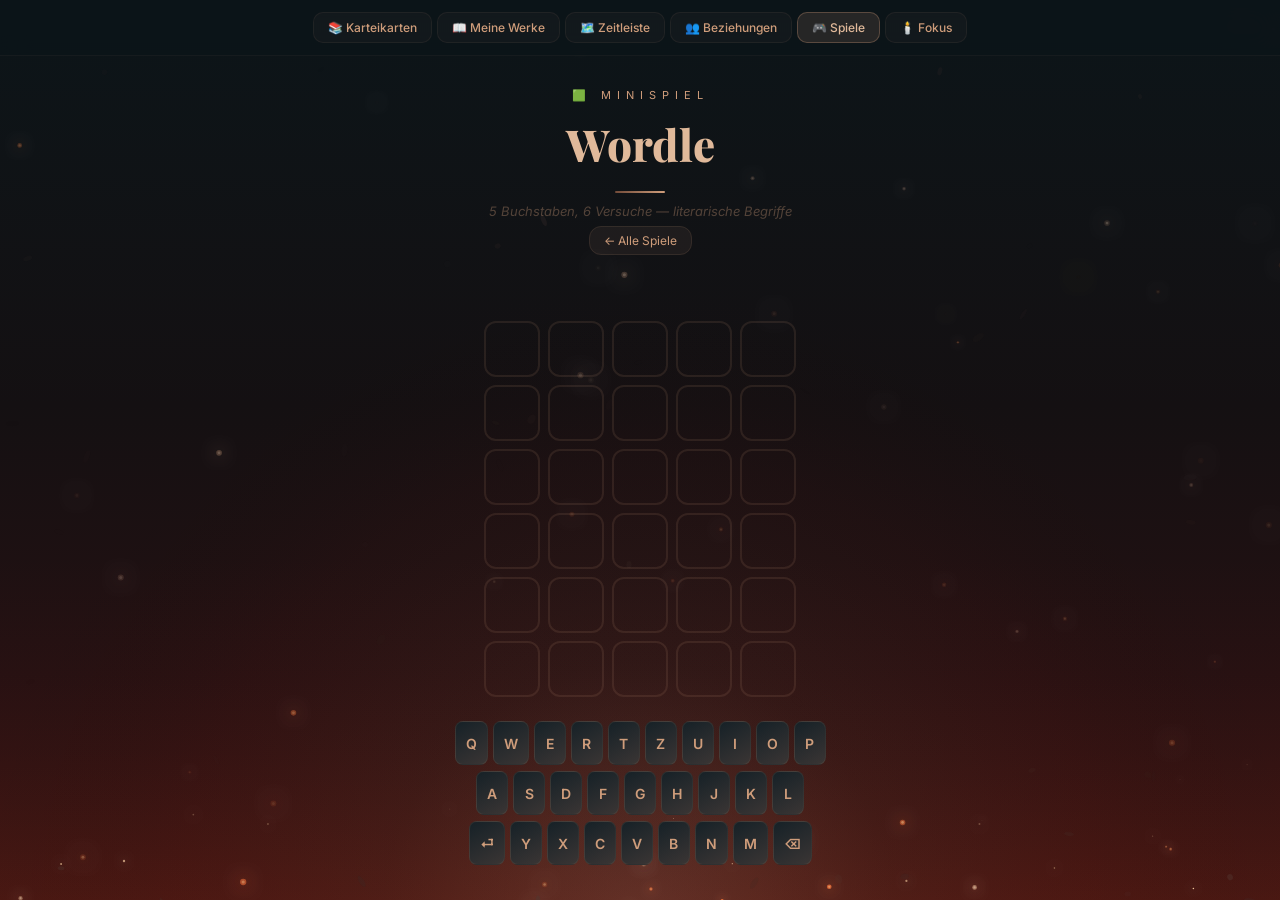
<file: wordl.html>
<!DOCTYPE html>
<html lang="de">
<head>
<meta charset="UTF-8"/>
<meta name="viewport" content="width=device-width, initial-scale=1.0"/>
<title>Wordle</title>
<link href="https://fonts.googleapis.com/css2?family=Playfair+Display:wght@400;600;700;800&family=Inter:wght@300;400;500;600&display=swap" rel="stylesheet"/>
<link href="shared.css" rel="stylesheet"/>
<style>
  .board { display:flex; flex-direction:column; gap:8px; align-items:center; margin:0 auto 24px; }
  .row { display:flex; gap:8px; }
  .tile {
    width:56px; height:56px; border-radius:12px;
    border:2px solid rgba(207,157,123,0.12);
    display:flex; align-items:center; justify-content:center;
    font-family:'Playfair Display',serif; font-size:24px; font-weight:700;
    color:var(--cream); text-transform:uppercase;
    transition: all 0.3s; position:relative;
  }
  .tile.filled { border-color:rgba(207,157,123,0.3); animation:popIn .15s ease; }
  .tile.correct { background:rgba(67,233,123,0.2); border-color:rgba(67,233,123,0.4); color:#6ee7b7; }
  .tile.present { background:rgba(207,157,123,0.2); border-color:rgba(207,157,123,0.4); color:var(--brass-light); }
  .tile.absent { background:rgba(255,255,255,0.03); border-color:rgba(255,255,255,0.06); color:rgba(255,255,255,0.25); }
  .tile.reveal { animation: flipReveal 0.5s ease both; }
  @keyframes flipReveal {
    0% { transform:rotateX(0); } 50% { transform:rotateX(90deg); } 100% { transform:rotateX(0); }
  }
  .tile.bounce { animation: bounce 0.4s ease; }
  @keyframes bounce { 0%,100%{transform:translateY(0);} 50%{transform:translateY(-12px);} }

  .kb { display:flex; flex-direction:column; gap:6px; align-items:center; }
  .kb-row { display:flex; gap:5px; }
  .kb-key {
    height:44px; min-width:32px; padding:0 10px; border-radius:8px;
    background:linear-gradient(150deg,var(--jungle),var(--jet));
    border:1px solid rgba(207,157,123,0.1);
    color:var(--brass); font-family:'Inter',sans-serif; font-size:14px; font-weight:600;
    cursor:pointer; transition:all .2s; display:flex; align-items:center; justify-content:center;
  }
  .kb-key:hover { border-color:rgba(207,157,123,0.3); transform:translateY(-1px); }
  .kb-key.correct { background:rgba(67,233,123,0.15); border-color:rgba(67,233,123,0.3); color:#6ee7b7; }
  .kb-key.present { background:rgba(207,157,123,0.15); border-color:rgba(207,157,123,0.3); color:var(--brass-light); }
  .kb-key.absent { background:rgba(255,255,255,0.02); border-color:rgba(255,255,255,0.04); color:rgba(255,255,255,0.15); }
  .kb-key.wide { min-width:56px; font-size:12px; }

  .msg { text-align:center; min-height:28px; font-size:14px; color:var(--brass); opacity:0.6; margin-bottom:16px; }
  .msg.error { color:#e08080; animation:shake .4s ease; }
</style>
</head>
<body>
<script src="shared.js"></script>
<script>initSharedUI('wordle');</script>
<div class="page-wrap" id="app"></div>

<script>
const WORDS5=["PROSA","REIM","FABEL","DRAMA","LYRIK","MOTIV","FIGUR","SZENE","ROMAN","GENRE","TENOR","THEMA","TITEL","STOFF","EPOS","KANON","ZITAT","AUTOR","MUSE","VERLA"];
const VALID=new Set(WORDS5);
const ROWS=6, COLS=5;
let target,board,currentRow,currentCol,over,msg,msgErr;

function pick(){ return WORDS5[Math.floor(Math.random()*WORDS5.length)]; }

function newGame(){
  target=pick(); board=Array.from({length:ROWS},()=>Array(COLS).fill({ch:'',state:''}));
  currentRow=0; currentCol=0; over=false; msg=''; msgErr=false;
  render();
}

function addLetter(ch){
  if(over||currentCol>=COLS) return;
  board[currentRow][currentCol]={ch,state:''};
  currentCol++; render();
}

function removeLetter(){
  if(over||currentCol<=0) return;
  currentCol--; board[currentRow][currentCol]={ch:'',state:''}; render();
}

function submitGuess(){
  if(over||currentCol<COLS) return;
  const guess=board[currentRow].map(t=>t.ch).join('');

  // Evaluate
  const tArr=target.split('');
  const states=Array(COLS).fill('absent');
  // First pass: correct
  for(let i=0;i<COLS;i++){
    if(guess[i]===tArr[i]){ states[i]='correct'; tArr[i]='_'; }
  }
  // Second pass: present
  for(let i=0;i<COLS;i++){
    if(states[i]==='correct') continue;
    const idx=tArr.indexOf(guess[i]);
    if(idx>=0){ states[i]='present'; tArr[idx]='_'; }
  }

  for(let i=0;i<COLS;i++) board[currentRow][i].state=states[i];

  if(guess===target){ over=true; msg='🎉 Fantastisch!'; }
  else if(currentRow>=ROWS-1){ over=true; msg=`Das Wort war: ${target}`; }
  else { currentRow++; currentCol=0; }

  msgErr=false; render();
}

function getKeyStates(){
  const m={};
  for(let r=0;r<ROWS;r++){
    for(let c=0;c<COLS;c++){
      const{ch,state}=board[r][c];
      if(!ch||!state) continue;
      if(state==='correct') m[ch]='correct';
      else if(state==='present'&&m[ch]!=='correct') m[ch]='present';
      else if(!m[ch]) m[ch]='absent';
    }
  }
  return m;
}

function render(){
  const app=document.getElementById('app');
  const ks=getKeyStates();
  const kbRows=[
    'QWERTZUIOP'.split(''),
    'ASDFGHJKL'.split(''),
    ['⏎',...'YXCVBNM'.split(''),'⌫'],
  ];

  app.innerHTML=`
    <header style="text-align:center;margin-bottom:28px">
      <div style="font-size:11px;letter-spacing:6px;text-transform:uppercase;color:var(--brass);opacity:0.5;margin-bottom:12px;animation:titleReveal .8s ease both">🟩  Minispiel</div>
      <h1 class="serif" style="font-size:44px;font-weight:800;color:var(--brass-light);animation:slideUp .6s ease both">Wordle</h1>
      <div class="divider" style="margin:18px auto 0"></div>
      <p style="color:var(--brass);opacity:0.35;margin-top:10px;font-size:13px;font-style:italic">${COLS} Buchstaben, ${ROWS} Versuche — literarische Begriffe</p>
      <div style="margin-top:10px"><a href="spiele.html" class="btn btn-ghost" style="font-size:12px;padding:6px 14px;text-decoration:none">← Alle Spiele</a></div>
    </header>

    <div class="msg ${msgErr?'error':''}">${msg}</div>

    <div class="board">
      ${board.map((row,r)=>`<div class="row">${row.map((t,c)=>{
        const filled=t.ch?'filled':'';
        const reveal=t.state?'reveal':'';
        const win=over&&r===currentRow&&t.state==='correct'?'bounce':'';
        return `<div class="tile ${filled} ${t.state} ${reveal} ${win}" style="${reveal?`animation-delay:${c*0.15}s`:''}">${t.ch}</div>`;
      }).join('')}</div>`).join('')}
    </div>

    <div class="kb">
      ${kbRows.map(row=>`<div class="kb-row">${row.map(k=>{
        const cls=k.length>1?'kb-key wide':'kb-key';
        const state=ks[k]||'';
        return `<button class="${cls} ${state}" onclick="${k==='⏎'?'submitGuess()':k==='⌫'?'removeLetter()':`addLetter('${k}')`}">${k}</button>`;
      }).join('')}</div>`).join('')}
    </div>

    ${over?`<div style="text-align:center;margin-top:20px"><button class="btn btn-primary" onclick="newGame()" style="padding:10px 28px">Nochmal</button></div>`:''}
  `;
}

document.addEventListener('keydown',e=>{
  if(over) return;
  if(e.key==='Enter') submitGuess();
  else if(e.key==='Backspace') removeLetter();
  else{
    const c=e.key.toUpperCase();
    if(/^[A-ZÄÖÜ]$/.test(c)) addLetter(c);
  }
});
newGame();
</script>
</body>
</html>
</file>
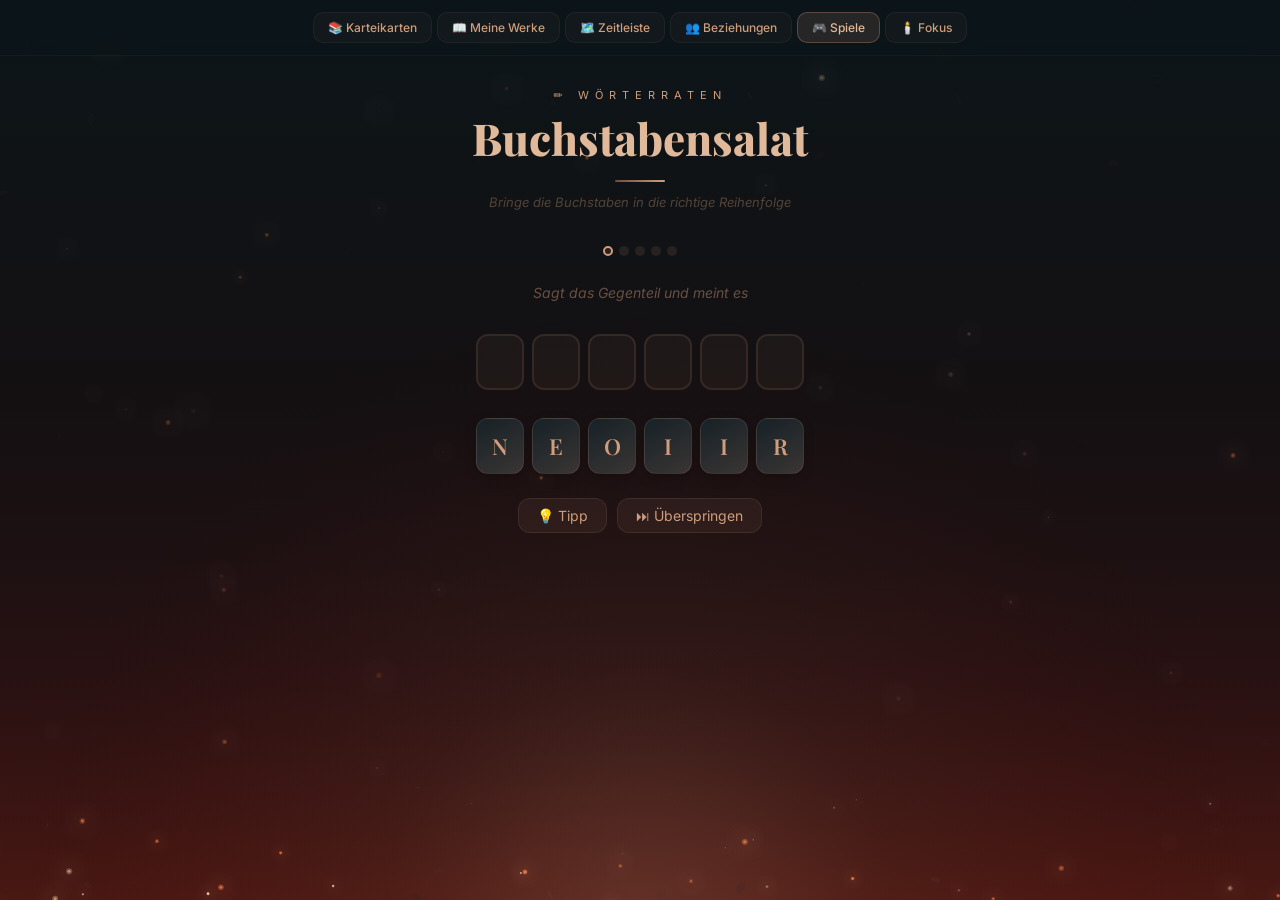
<file: wortspiel.html>
<!DOCTYPE html>
<html lang="de">
<head>
<meta charset="UTF-8"/>
<meta name="viewport" content="width=device-width, initial-scale=1.0"/>
<title>Wörterraten – Minispiel</title>
<link href="https://fonts.googleapis.com/css2?family=Playfair+Display:wght@400;600;700;800&family=Inter:wght@300;400;500;600&display=swap" rel="stylesheet"/>
<link href="shared.css" rel="stylesheet"/>
<style>
  .word-area { display: flex; justify-content: center; gap: 8px; flex-wrap: wrap; margin: 24px auto; max-width: 520px; min-height: 64px; align-items: center; }

  .letter-slot {
    width: 48px; height: 56px; border-radius: 12px;
    background: rgba(207,157,123,0.06); border: 2px solid rgba(207,157,123,0.12);
    display: flex; align-items: center; justify-content: center;
    font-family: 'Playfair Display', serif; font-size: 24px; font-weight: 700;
    color: var(--brass-light); transition: all 0.3s;
    cursor: pointer; user-select: none;
  }
  .letter-slot:hover { border-color: rgba(207,157,123,0.35); transform: translateY(-2px); }
  .letter-slot.filled { background: rgba(207,157,123,0.1); border-color: rgba(207,157,123,0.25); }
  .letter-slot.locked {
    background: rgba(67,233,123,0.1); border-color: rgba(67,233,123,0.35);
    color: #6ee7b7; cursor: default; animation: popIn 0.3s ease;
  }
  .letter-slot.locked:hover { transform: none; }

  .letter-pool { display: flex; justify-content: center; gap: 8px; flex-wrap: wrap; margin: 20px auto; max-width: 460px; }

  .pool-letter {
    width: 48px; height: 56px; border-radius: 12px;
    background: linear-gradient(150deg, var(--jungle), var(--jet));
    border: 1px solid rgba(207,157,123,0.15);
    display: flex; align-items: center; justify-content: center;
    font-family: 'Playfair Display', serif; font-size: 22px; font-weight: 600;
    color: var(--brass); cursor: pointer; user-select: none;
    transition: all 0.3s cubic-bezier(.4,0,.2,1);
    box-shadow: 0 4px 12px rgba(0,0,0,0.2);
  }
  .pool-letter:hover { transform: translateY(-4px) scale(1.08); border-color: var(--brass); box-shadow: 0 8px 24px rgba(0,0,0,0.3), 0 0 16px rgba(207,157,123,0.1); }
  .pool-letter.used {
    opacity: 0.15; pointer-events: none; transform: scale(0.9);
    box-shadow: none;
  }
  .pool-letter.locked-out {
    opacity: 0.1; pointer-events: none; transform: scale(0.85);
    background: rgba(67,233,123,0.05); border-color: rgba(67,233,123,0.1);
    box-shadow: none;
  }

  .hint-text { text-align: center; color: var(--brass); opacity: 0.45; font-size: 14px; font-style: italic; margin: 16px 0; min-height: 22px; transition: opacity 0.3s; }

  .streak-bar { display: flex; justify-content: center; gap: 6px; margin-bottom: 28px; }
  .streak-dot { width: 10px; height: 10px; border-radius: 50%; background: rgba(207,157,123,0.12); transition: all 0.4s; }
  .streak-dot.done { background: var(--brass); box-shadow: 0 0 10px rgba(207,157,123,0.3); animation: popIn 0.4s ease; }

  .result-msg { text-align: center; padding: 20px; border-radius: 16px; margin: 20px auto; max-width: 400px; animation: fadeScale 0.4s ease; }
  .result-msg.correct { background: rgba(67,233,123,0.08); border: 1px solid rgba(67,233,123,0.15); color: #6ee7b7; }
  .result-msg.wrong { background: rgba(200,60,60,0.08); border: 1px solid rgba(200,60,60,0.15); color: #e08080; }
  .result-msg.partial { background: rgba(207,157,123,0.08); border: 1px solid rgba(207,157,123,0.15); color: var(--brass); }

  .action-btns { display: flex; justify-content: center; gap: 10px; margin-top: 24px; }
</style>
</head>
<body>
<script src="shared.js"></script>
<script>initSharedUI('wortspiel');</script>
<div class="page-wrap" id="app"></div>

<script>
const WORDS = [
  {word:"KAPITEL",hint:"Ein Abschnitt im Buch"},
  {word:"PROLOG",hint:"Der Anfang vor dem Anfang"},
  {word:"EPILOG",hint:"Das Ende nach dem Ende"},
  {word:"METAPHER",hint:"Ein sprachliches Bild"},
  {word:"KONFLIKT",hint:"Treibt die Handlung voran"},
  {word:"CHRONIK",hint:"Zeitliche Aufzeichnung"},
  {word:"FABEL",hint:"Tiere die sprechen können"},
  {word:"MYTHOS",hint:"Alte Göttergeschichte"},
  {word:"BALLADE",hint:"Erzählendes Gedicht"},
  {word:"STROPHE",hint:"Teil eines Gedichts"},
  {word:"VERS",hint:"Eine Gedichtzeile"},
  {word:"DRAMA",hint:"Für die Bühne geschrieben"},
  {word:"LYRIK",hint:"Die Kunst der Gedichte"},
  {word:"ROMAN",hint:"Ein langer Prosatext"},
  {word:"NOVELLE",hint:"Kürzer als ein Roman"},
  {word:"REIM",hint:"Klanggleichheit am Versende"},
  {word:"SATIRE",hint:"Spott mit scharfer Feder"},
  {word:"ELEGIE",hint:"Ein Klagegedicht"},
  {word:"MOTIV",hint:"Wiederkehrendes Element"},
  {word:"SYMBOL",hint:"Steht für etwas anderes"},
  {word:"IRONIE",hint:"Sagt das Gegenteil und meint es"},
  {word:"LEITMOTIV",hint:"Kehrt immer wieder zurück"},
  {word:"PARABEL",hint:"Eine Gleichniserzählung"},
  {word:"SONETT",hint:"14 Zeilen, strenge Form"},
];

let G = { words:[], current:0, placed:[], locked:[], pool:[], streak:0, total:5, hintUsed:false, showResult:null };

function shuffle(a){const b=[...a];for(let i=b.length-1;i>0;i--){const j=Math.floor(Math.random()*(i+1));[b[i],b[j]]=[b[j],b[i]];}return b;}

function newRound(){
  G.words=shuffle(WORDS).slice(0,G.total);
  G.current=0; G.streak=0;
  nextWord();
}

function nextWord(){
  const w=G.words[G.current];
  G.placed=Array(w.word.length).fill(null);
  G.locked=Array(w.word.length).fill(false);
  G.pool=shuffle(w.word.split('').map((ch,i)=>({ch,id:i,used:false,lockedOut:false})));
  G.hintUsed=false; G.showResult=null;
  render();
}

function placeLetter(poolIdx){
  if(G.pool[poolIdx].used||G.pool[poolIdx].lockedOut) return;
  // Find first unlocked empty slot
  const slot=G.placed.findIndex((p,i)=>!p&&!G.locked[i]);
  if(slot===-1) return;
  G.placed[slot]=G.pool[poolIdx];
  G.pool[poolIdx].used=true;
  render();
  // Check if all non-locked slots are filled
  const allFilled=G.placed.every((p,i)=>p!==null||G.locked[i]);
  if(allFilled) setTimeout(checkWord,400);
}

function removeLetter(slotIdx){
  if(G.locked[slotIdx]) return; // can't remove locked letters
  const item=G.placed[slotIdx];
  if(!item) return;
  G.placed[slotIdx]=null;
  G.pool.find(p=>p.id===item.id).used=false;
  render();
}

function checkWord(){
  const target=G.words[G.current].word;
  const guess=G.placed.map((p,i)=>G.locked[i]?target[i]:(p?p.ch:'')).join('');

  if(guess===target){
    G.showResult='correct'; G.streak++;
    // Lock all and mark pool letters
    G.locked=G.locked.map(()=>true);
    G.pool.forEach(p=>p.lockedOut=true);
    render();
    if(G.current<G.total-1) setTimeout(()=>{G.current++;nextWord();},1200);
    else setTimeout(showFinal,1200);
  } else {
    // Find which positions are correct — lock them
    let newLocks=0;
    for(let i=0;i<target.length;i++){
      if(!G.locked[i]&&G.placed[i]&&G.placed[i].ch===target[i]){
        G.locked[i]=true;
        // Mark this pool letter as permanently locked out
        const poolItem=G.pool.find(p=>p.id===G.placed[i].id);
        if(poolItem) poolItem.lockedOut=true;
        newLocks++;
      }
    }
    // Reset only non-locked positions
    for(let i=0;i<G.placed.length;i++){
      if(!G.locked[i]&&G.placed[i]){
        const poolItem=G.pool.find(p=>p.id===G.placed[i].id);
        if(poolItem){poolItem.used=false;poolItem.lockedOut=false;}
        G.placed[i]=null;
      }
    }
    G.showResult=newLocks>0?'partial':'wrong';
    render();
    setTimeout(()=>{G.showResult=null;render();},1400);
  }
}

function useHint(){
  const w=G.words[G.current].word;
  // Find first unlocked empty slot
  const emptyIdx=G.placed.findIndex((p,i)=>!p&&!G.locked[i]);
  if(emptyIdx===-1) return;
  const needed=w[emptyIdx];
  const poolItem=G.pool.find(p=>p.ch===needed&&!p.used&&!p.lockedOut);
  if(poolItem){
    G.hintUsed=true;
    placeLetter(G.pool.indexOf(poolItem));
  }
}

function skipWord(){
  if(G.current<G.total-1){G.current++;nextWord();}
  else showFinal();
}

function showFinal(){
  const app=document.getElementById('app');
  const pct=Math.round((G.streak/G.total)*100);
  app.innerHTML=`
    <div style="text-align:center;animation:fadeScale .5s ease;padding-top:60px">
      <div style="font-size:64px;margin-bottom:20px">${pct===100?'🏆':pct>=60?'🌟':'📚'}</div>
      <h2 class="serif" style="font-size:32px;color:var(--brass-light);margin-bottom:8px">${pct===100?'Perfekt!':pct>=60?'Gut gemacht!':'Weiter üben!'}</h2>
      <div class="divider" style="margin:16px auto"></div>
      <p style="color:var(--brass);opacity:0.5;font-size:15px;margin-top:16px">${G.streak} von ${G.total} Wörtern richtig</p>
      <div style="margin-top:32px"><button class="btn btn-primary" onclick="newRound()" style="font-size:15px;padding:14px 32px">Neue Runde</button></div>
    </div>`;
}

function render(){
  const app=document.getElementById('app');
  const w=G.words[G.current];

  app.innerHTML=`
    <header style="text-align:center;margin-bottom:36px">
      <div style="font-size:11px;letter-spacing:6px;text-transform:uppercase;color:var(--brass);opacity:0.5;margin-bottom:12px;animation:titleReveal .8s ease both">✏️  Wörterraten</div>
      <h1 class="serif" style="font-size:44px;font-weight:800;color:var(--brass-light);line-height:1.1;animation:slideUp .6s ease both">Buchstabensalat</h1>
      <div class="divider" style="margin:18px auto 0"></div>
      <p style="color:var(--brass);opacity:0.35;margin-top:12px;font-size:13px;font-style:italic">Bringe die Buchstaben in die richtige Reihenfolge</p>
    </header>

    <div class="streak-bar">
      ${G.words.map((_,i)=>`<div class="streak-dot ${i<G.streak?'done':''}" style="${i===G.current?'border:2px solid var(--brass);':''}"></div>`).join('')}
    </div>

    <div class="hint-text">${w.hint}</div>

    <div class="word-area">
      ${G.placed.map((p,i)=>{
        const isLocked=G.locked[i];
        const letter=isLocked?(p?p.ch:w.word[i]):(p?p.ch:'');
        return `<div class="letter-slot ${p||isLocked?'filled':''} ${isLocked?'locked':''}"
          onclick="${isLocked?'':'removeLetter('+i+')'}"
          style="animation:popIn .3s ${i*.04}s both ease">${letter}</div>`;
      }).join('')}
    </div>

    <div class="letter-pool">
      ${G.pool.map((p,i)=>`
        <div class="pool-letter ${p.used?'used':''} ${p.lockedOut?'locked-out':''}"
          onclick="placeLetter(${i})"
          style="animation:slideUp .4s ${i*.03}s both ease">
          ${p.ch}
        </div>`).join('')}
    </div>

    ${G.showResult==='correct'?'<div class="result-msg correct"><span style="font-size:24px">✨</span> Richtig!</div>':''}
    ${G.showResult==='wrong'?'<div class="result-msg wrong"><span style="font-size:24px">✗</span> Versuch es nochmal!</div>':''}
    ${G.showResult==='partial'?'<div class="result-msg partial"><span style="font-size:24px">🔒</span> Richtige Buchstaben gesichert!</div>':''}

    <div class="action-btns">
      <button class="btn btn-ghost" onclick="useHint()" ${G.hintUsed?'disabled style="opacity:0.3;pointer-events:none;background:rgba(207,157,123,0.08);color:var(--brass);border-radius:12px;padding:8px 18px;font-size:14px;border:1px solid rgba(207,157,123,0.12)"':''}>💡 Tipp</button>
      <button class="btn btn-ghost" onclick="skipWord()">⏭ Überspringen</button>
    </div>`;
}
newRound();
</script>
</body>
</html>
</file>
<file: shared.css>
:root {
  --black: #0C1519; --jungle: #162127; --jet: #3A3534;
  --coffee: #724B39; --brass: #CF9D7B; --brass-light: #e0b99a;
  --cream: #f0dcc8;
}
* { margin: 0; padding: 0; box-sizing: border-box; }
body { font-family: 'Inter', system-ui, sans-serif; background: var(--black); color: var(--cream); min-height: 100vh; overflow-x: hidden; }
h1, h2, h3, .serif { font-family: 'Playfair Display', Georgia, serif; }

/* ── Animations ── */
@keyframes floatUp {
  0% { transform: translateY(0) rotate(0deg); opacity: 0; }
  10% { opacity: 0.35; } 90% { opacity: 0; }
  100% { transform: translateY(-100vh) rotate(180deg); opacity: 0; }
}
@keyframes fadeIn { from { opacity: 0; } to { opacity: 1; } }
@keyframes fadeScale { from { opacity: 0; transform: scale(0.94); } to { opacity: 1; transform: scale(1); } }
@keyframes slideUp { from { opacity: 0; transform: translateY(40px); } to { opacity: 1; transform: translateY(0); } }
@keyframes slideDown { from { opacity: 0; transform: translateY(-30px); } to { opacity: 1; transform: translateY(0); } }
@keyframes slideRight { from { opacity: 0; transform: translateX(-30px); } to { opacity: 1; transform: translateX(0); } }
@keyframes breathe {
  0%, 100% { opacity: 0.03; transform: scale(1); }
  50% { opacity: 0.07; transform: scale(1.05); }
}
@keyframes titleReveal {
  from { opacity: 0; transform: translateY(20px); letter-spacing: 12px; }
  to { opacity: 1; transform: translateY(0); letter-spacing: 6px; }
}
@keyframes popIn {
  0% { transform: scale(0); opacity: 0; }
  70% { transform: scale(1.1); } 100% { transform: scale(1); opacity: 1; }
}
@keyframes shake {
  0%,100% { transform: translateX(0); } 20% { transform: translateX(-6px); }
  40% { transform: translateX(6px); } 60% { transform: translateX(-4px); } 80% { transform: translateX(4px); }
}
@keyframes celebrate {
  0% { transform: scale(1); } 25% { transform: scale(1.06) rotate(-2deg); }
  50% { transform: scale(1.1) rotate(2deg); } 75% { transform: scale(1.06) rotate(-1deg); } 100% { transform: scale(1); }
}
@keyframes shimmer {
  0% { background-position: -200% center; } 100% { background-position: 200% center; }
}
@keyframes glowPulse {
  0%, 100% { box-shadow: 0 0 0 0 rgba(207,157,123,0); }
  50% { box-shadow: 0 0 28px 4px rgba(207,157,123,0.12); }
}
@keyframes borderTrace {
  0% { background-position: 0% 0%; }
  100% { background-position: 200% 0%; }
}
@keyframes typewriter {
  from { width: 0; } to { width: 100%; }
}
@keyframes blink { 0%,100% { opacity: 1; } 50% { opacity: 0; } }
@keyframes ripple {
  0% { transform: scale(0.8); opacity: 0.5; }
  100% { transform: scale(2.5); opacity: 0; }
}
@keyframes float {
  0%, 100% { transform: translateY(0); }
  50% { transform: translateY(-8px); }
}
@keyframes rotateGlow {
  0% { transform: rotate(0deg); } 100% { transform: rotate(360deg); }
}

/* ── Canvas replaces old particles/glow ── */
body { background: transparent; }
.particle, .bg-glow-1, .bg-glow-2 { display: none; }

/* ── Navigation ── */
.site-nav {
  position: sticky; top: 0; z-index: 50;
  display: flex; justify-content: center; gap: 5px;
  padding: 12px 16px; flex-wrap: wrap;
  background: rgba(12,21,25,0.85);
  backdrop-filter: blur(12px);
  border-bottom: 1px solid rgba(207,157,123,0.06);
}
.nav-link {
  text-decoration: none; color: var(--brass); font-size: 12px;
  padding: 7px 14px; border-radius: 10px; font-weight: 500;
  border: 1px solid rgba(207,157,123,0.08);
  background: rgba(207,157,123,0.04);
  transition: all 0.3s; white-space: nowrap;
  font-family: 'Inter', system-ui, sans-serif;
}
.nav-link:hover { background: rgba(207,157,123,0.1); border-color: rgba(207,157,123,0.2); transform: translateY(-1px); }
.nav-link.active { background: rgba(207,157,123,0.14); border-color: rgba(207,157,123,0.3); color: var(--brass-light); }
.nav-label { }
@media (max-width: 580px) { .nav-label { display: none; } }

/* ── Buttons ── */
.btn { border: none; cursor: pointer; font-family: 'Inter', sans-serif; transition: all 0.3s cubic-bezier(.4,0,.2,1); }
.btn:hover { transform: scale(1.04); }
.btn:active { transform: scale(0.97); }
.btn-ghost {
  background: rgba(207,157,123,0.08); color: var(--brass);
  border-radius: 12px; padding: 8px 18px; font-size: 14px;
  border: 1px solid rgba(207,157,123,0.12);
}
.btn-ghost:hover { background: rgba(207,157,123,0.14); border-color: rgba(207,157,123,0.3); }
.btn-primary {
  background: linear-gradient(135deg, var(--coffee), var(--brass));
  color: var(--black); border-radius: 14px; padding: 12px 24px;
  font-size: 14px; font-weight: 600; letter-spacing: 0.5px; border: none;
}
.btn-primary:hover { box-shadow: 0 8px 30px rgba(207,157,123,0.3); }

/* ── Shared ── */
.divider { width: 50px; height: 2px; border-radius: 1px; background: linear-gradient(90deg, var(--coffee), var(--brass)); }
.page-wrap { max-width: 1020px; margin: 0 auto; padding: 32px 24px 44px; position: relative; z-index: 1; }
.text-content { white-space: pre-wrap; }

/* ── Scrollbar ── */
::-webkit-scrollbar { width: 5px; }
::-webkit-scrollbar-track { background: transparent; }
::-webkit-scrollbar-thumb { background: rgba(207,157,123,0.15); border-radius: 3px; }
::-webkit-scrollbar-thumb:hover { background: rgba(207,157,123,0.3); }
</file>
